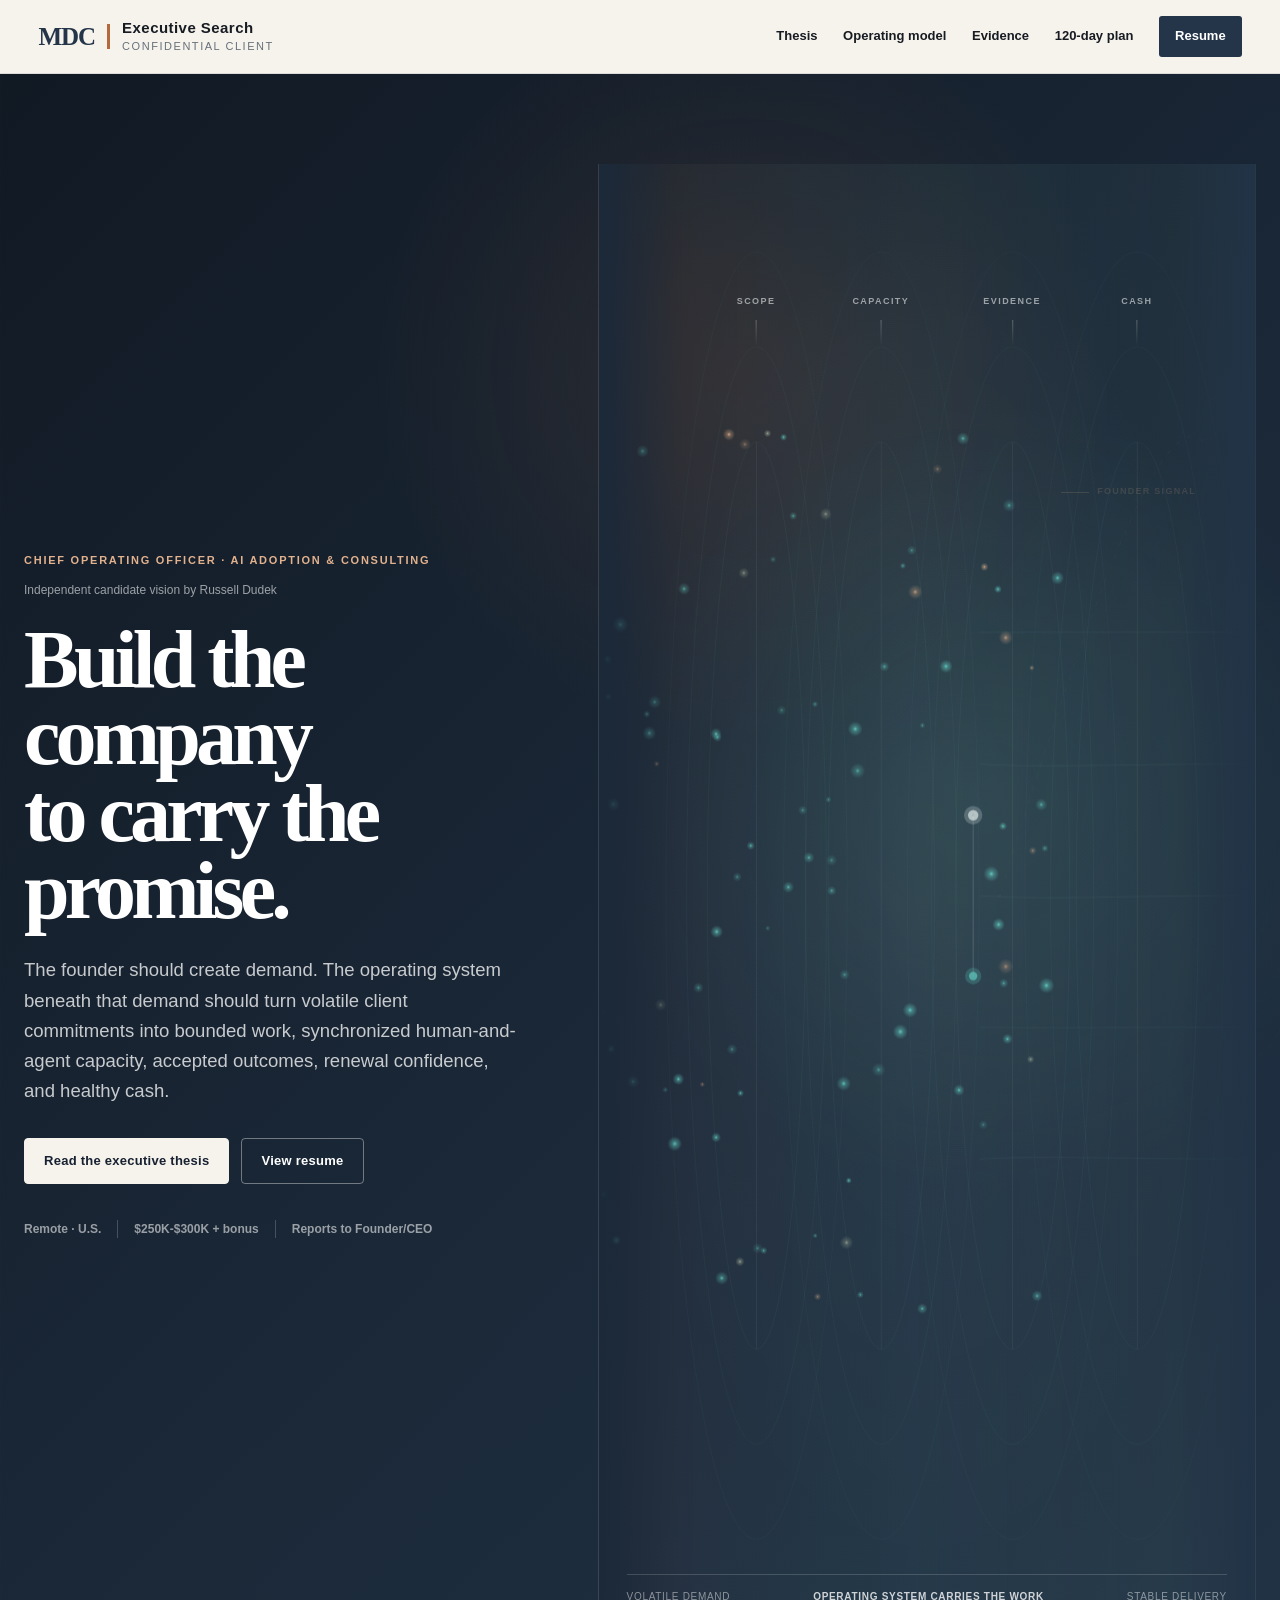
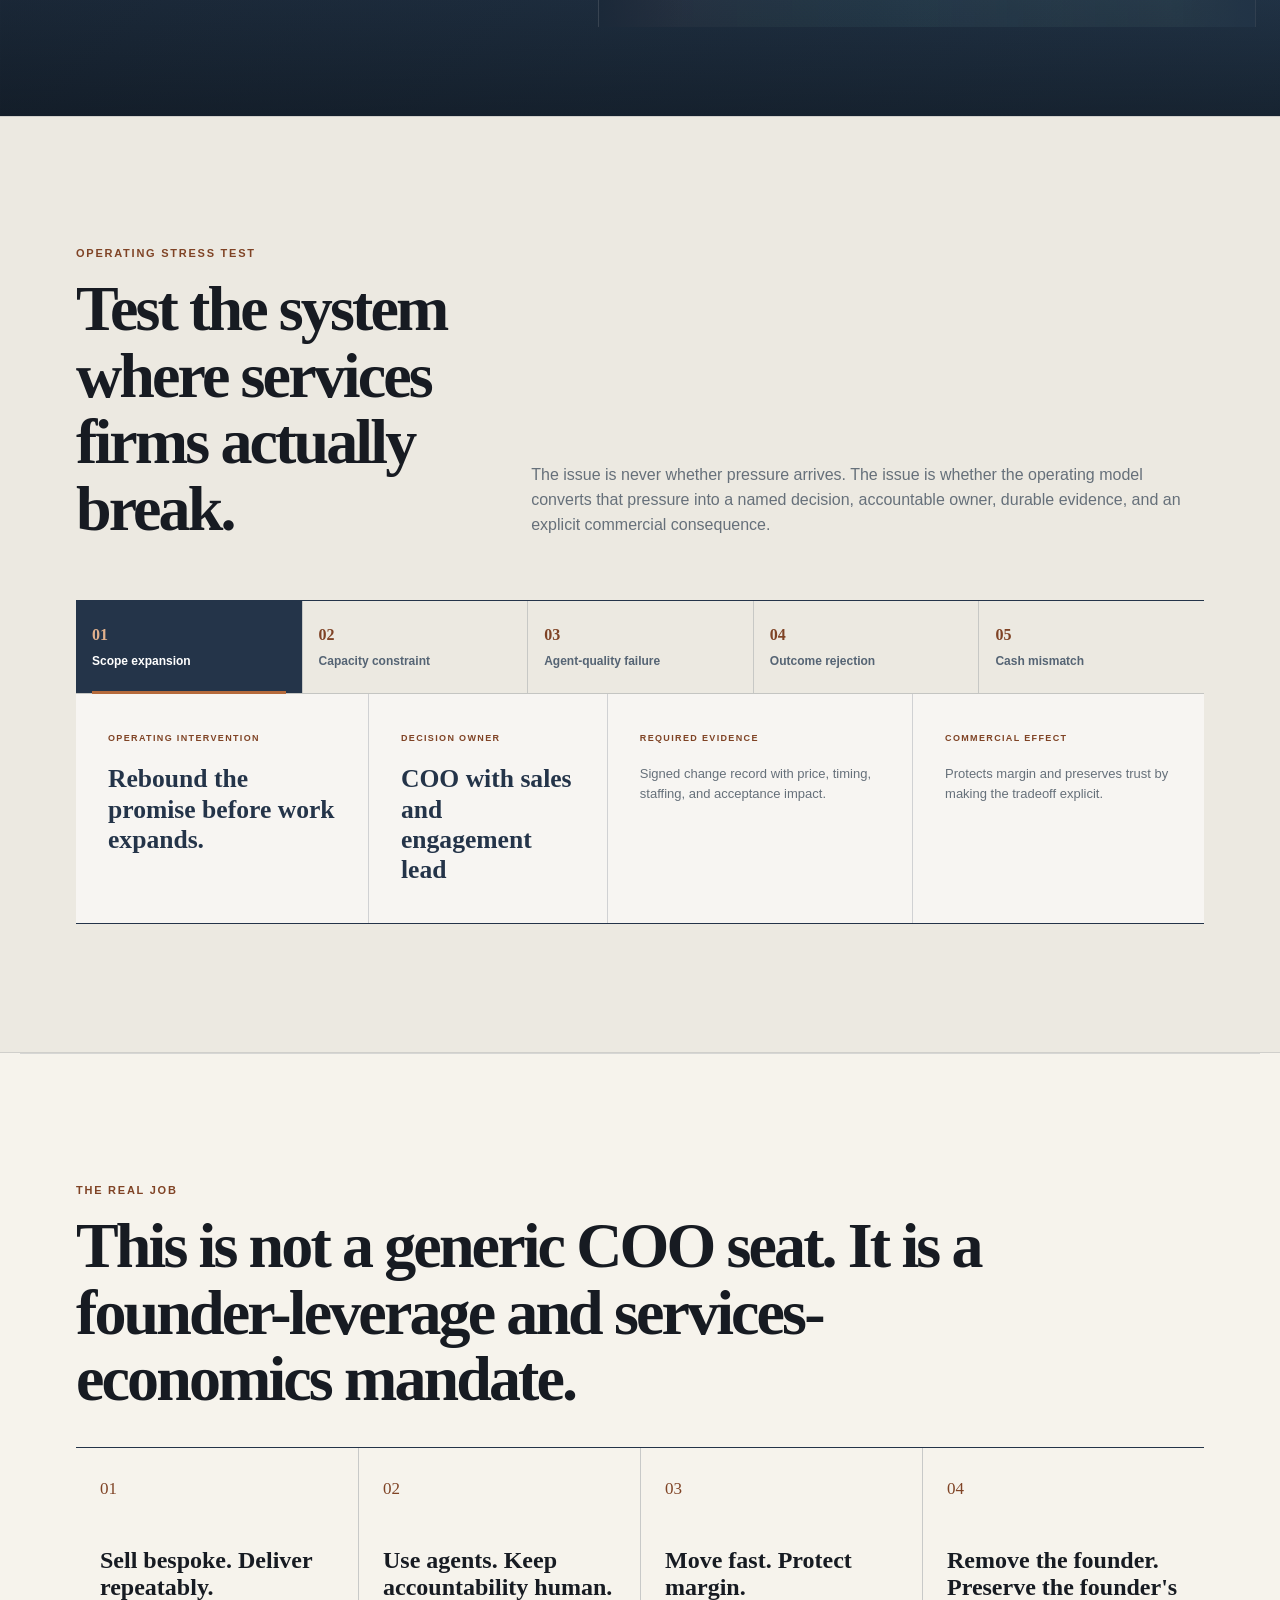
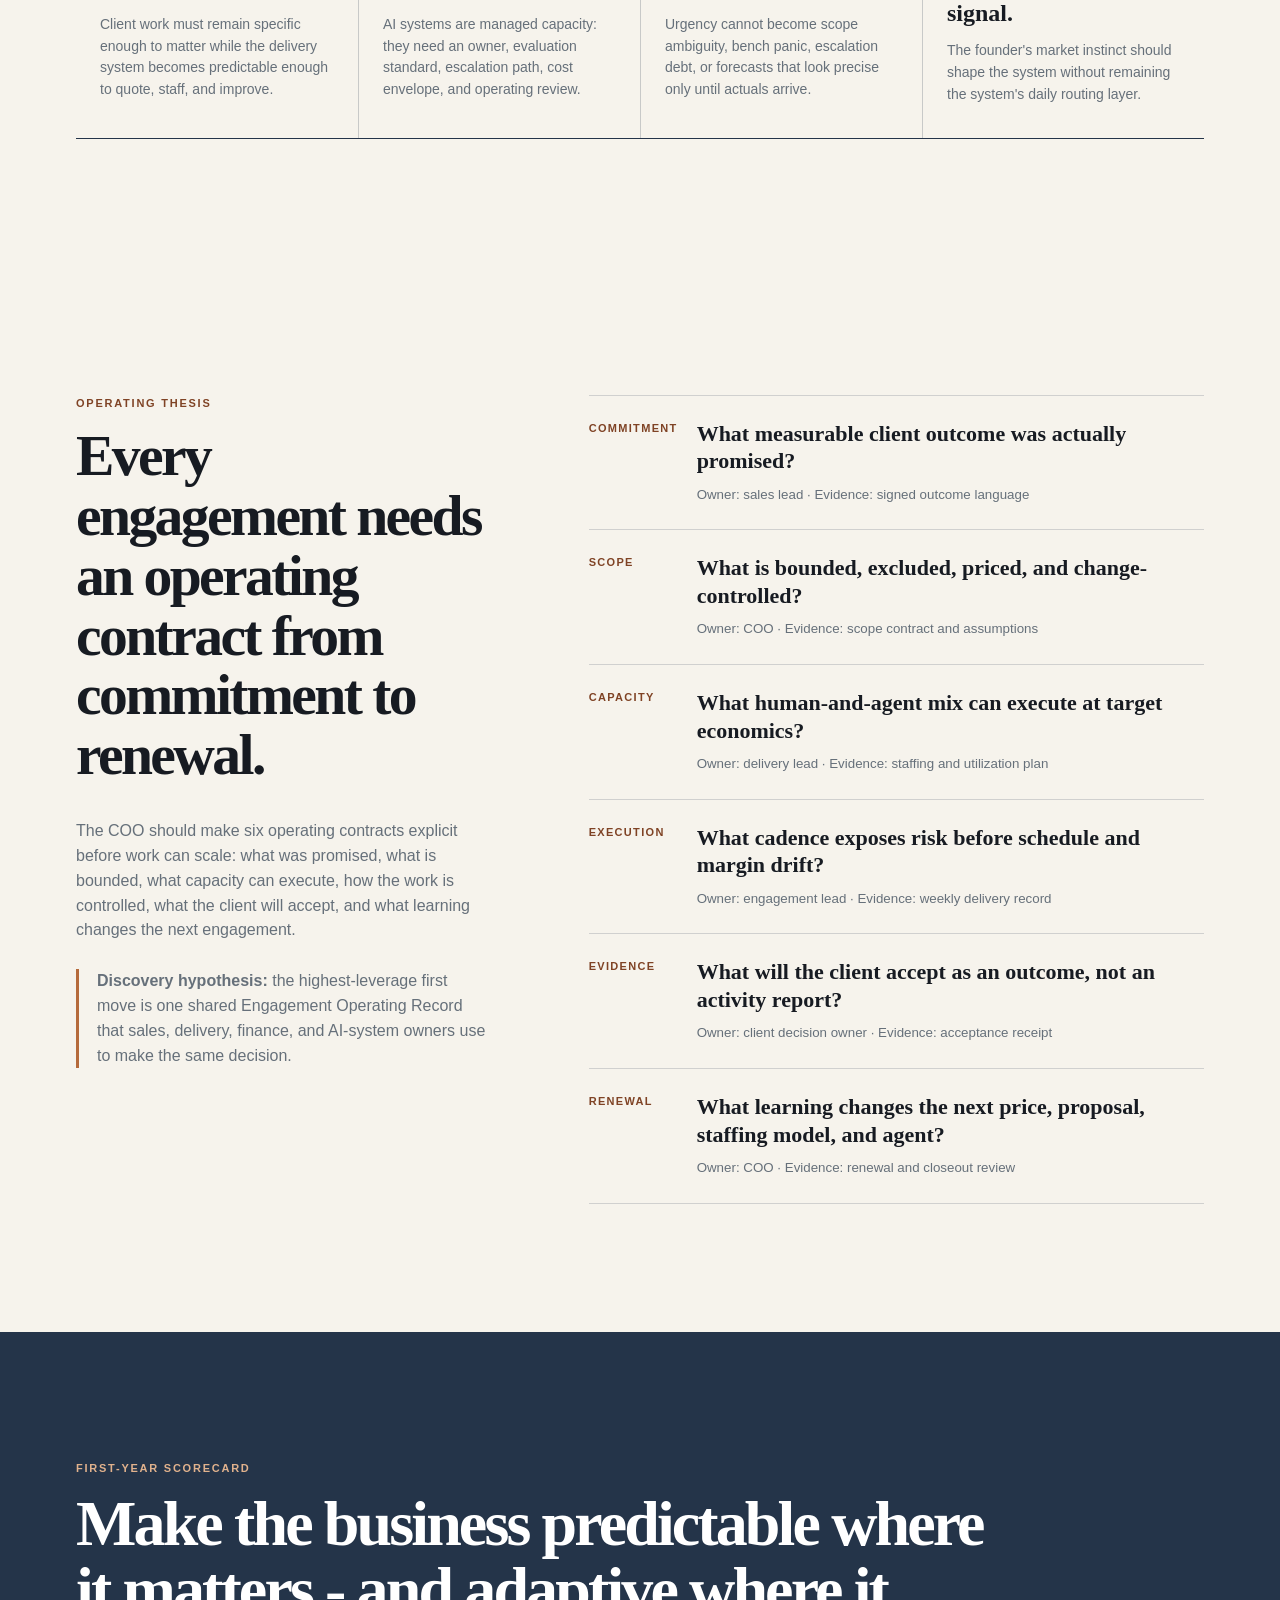
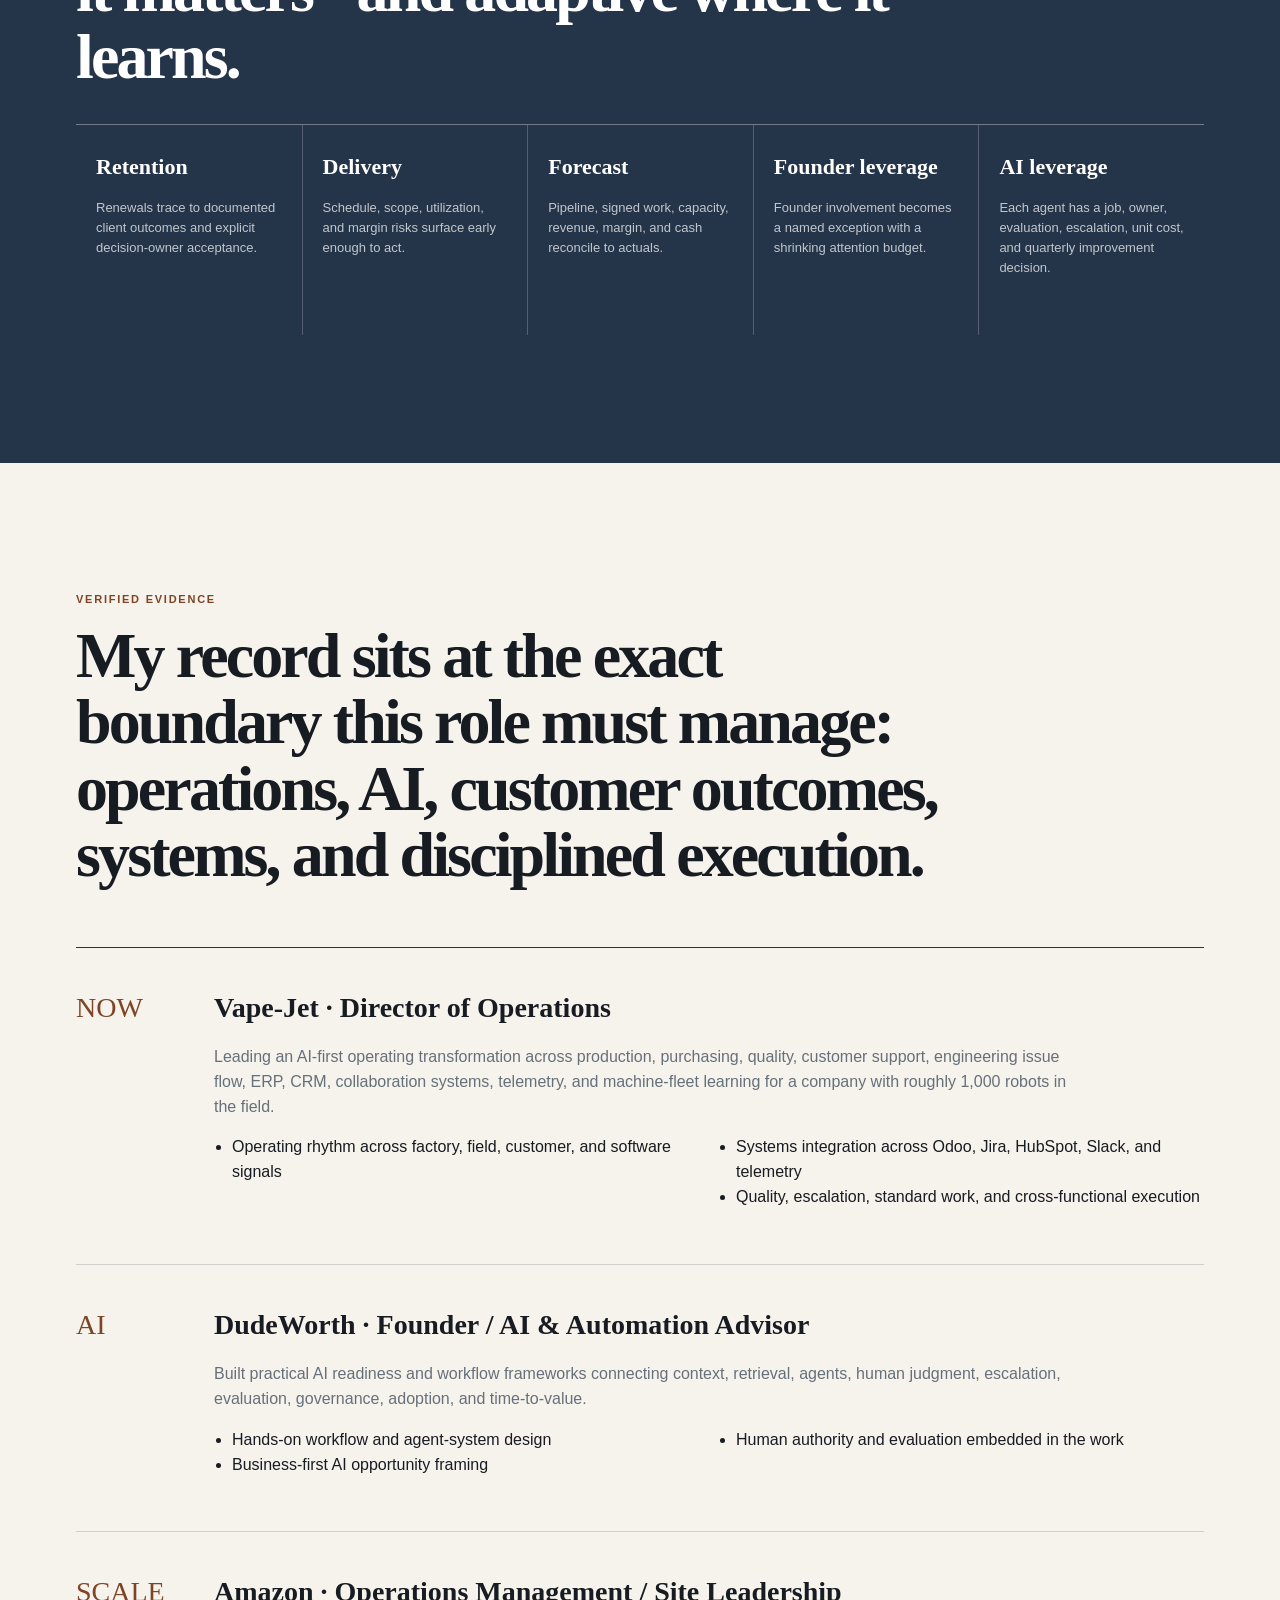
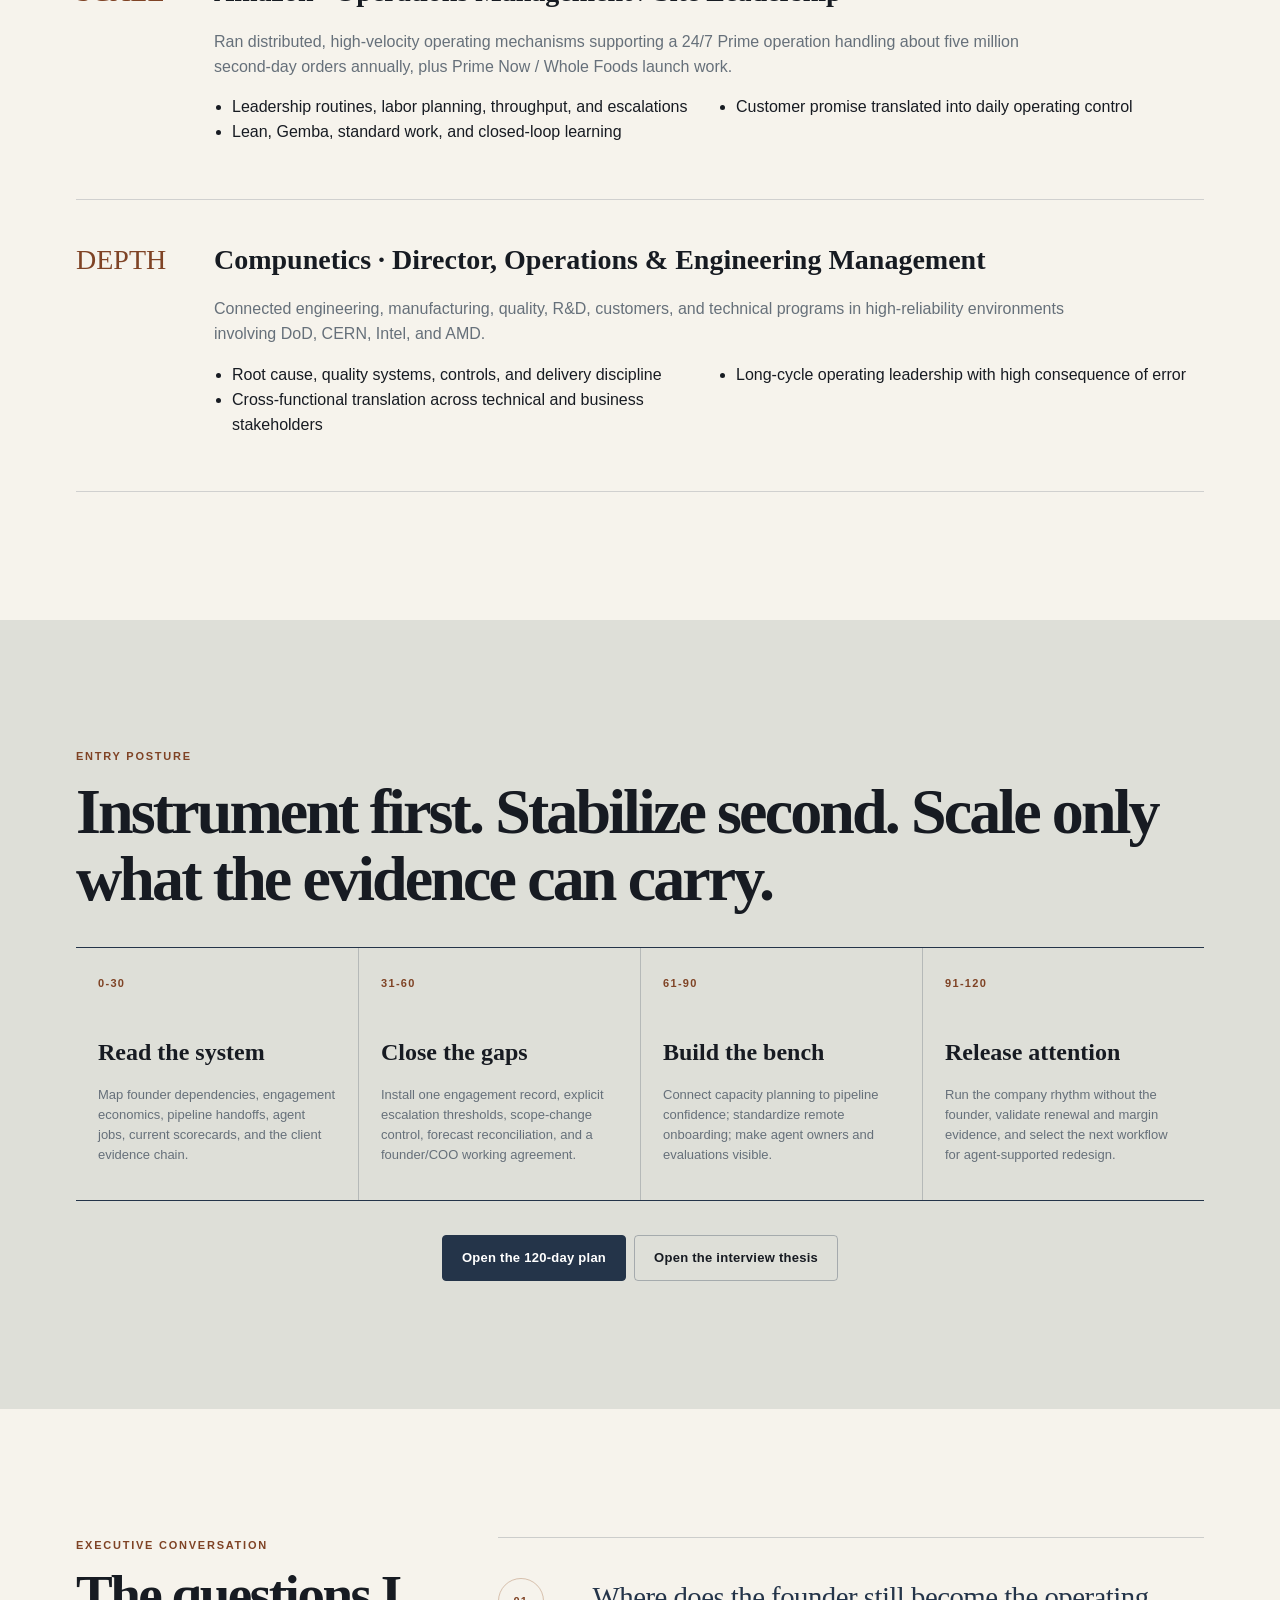
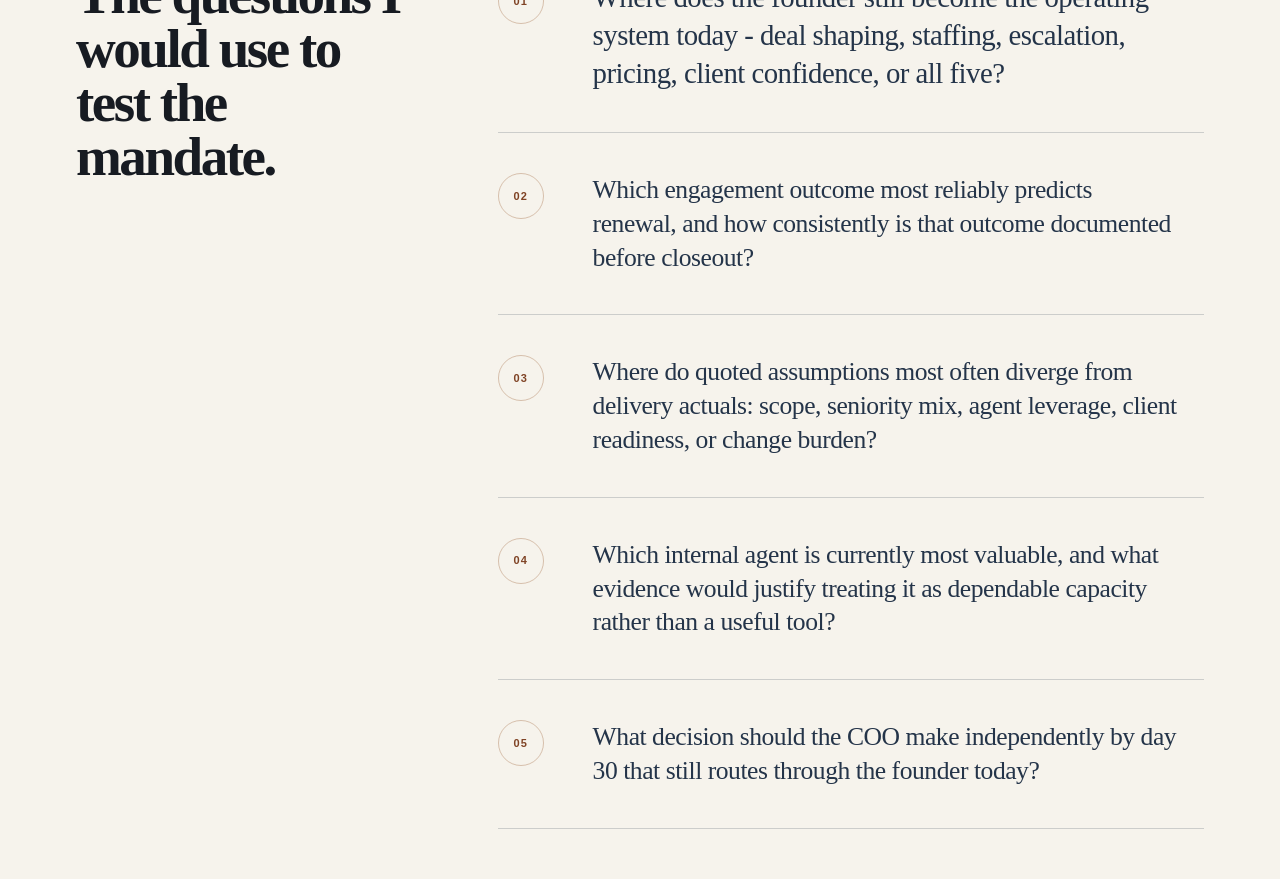
<file: index.html>
<!DOCTYPE html>

<html lang="en"><head>
<meta charset="utf-8"/><meta content="width=device-width, initial-scale=1" name="viewport"/>
<title>Chief Operating Officer - AI Adoption | Russell Dudek</title>
<meta content="Independent candidate vision by Russell Dudek for Chief Operating Officer - AI Adoption." name="description"/>
<link href="brand-tokens.css" rel="stylesheet"/><link href="styles.css" rel="stylesheet"/><link href="operating-attractor.css" rel="stylesheet"/><script defer="" src="operating-attractor.js"></script><script defer="" src="app.js"></script></head><body class="home">
<a class="skip-link" href="#main">Skip to content</a>
<nav aria-label="Primary navigation" class="site-nav">
<a aria-label="MDC Executive Search confidential client candidate vision" class="brand-lockup" href="index.html">
<span class="mdc-type">MDC</span>
<span class="brand-copy"><strong>Executive Search</strong><small>Confidential client</small></span>
</a>
<button aria-controls="nav-links" aria-expanded="false" class="nav-toggle">Menu</button>
<div class="nav-links" id="nav-links">
<a href="index.html#thesis">Thesis</a>
<a href="index.html#model">Operating model</a>
<a href="index.html#evidence">Evidence</a>
<a href="120-day-plan.html">120-day plan</a>
<a class="nav-primary" href="resume.html">Resume</a>
</div>
</nav>
<main id="main">
<section aria-describedby="attractor-description" class="hero operating-attractor" data-settled="false" id="operating-attractor">
<div class="attractor-copy">
<div class="eyebrow">Chief Operating Officer · AI Adoption &amp; Consulting</div>
<p class="independent">Independent candidate vision by Russell Dudek</p>
<h1>Build the company<br/>to carry the promise.</h1>
<p class="lede">The founder should create demand. The operating system beneath that demand should turn volatile client commitments into bounded work, synchronized human-and-agent capacity, accepted outcomes, renewal confidence, and healthy cash.</p>
<div class="hero-actions">
<a class="btn primary" href="interview-brief.html">Read the executive thesis</a>
<a class="btn" href="resume.html">View resume</a>
</div>
<div aria-label="Role facts" class="role-facts"><span>Remote · U.S.</span><span>$250K-$300K + bonus</span><span>Reports to Founder/CEO</span></div>
</div>
<div aria-label="A field of volatile client demand is progressively shaped by scope, capacity, evidence, and cash controls until the work moves in stable lanes without founder intervention." class="attractor-scene" role="img">
<canvas aria-hidden="true" id="attractor-canvas"></canvas>
<div aria-hidden="true" class="attractor-field-labels">
<span class="field-label scope">Scope</span>
<span class="field-label capacity">Capacity</span>
<span class="field-label evidence">Evidence</span>
<span class="field-label cash">Cash</span>
</div>
<div aria-hidden="true" class="founder-signal-label">Founder signal</div>
<div aria-hidden="true" class="attractor-caption"><span>Volatile demand</span><strong>Operating system carries the work</strong><span>Stable delivery</span></div>
</div>
<p class="attractor-description" id="attractor-description">The animation demonstrates the operating mandate: founder-generated demand enters with volatility, then explicit scope, capacity, evidence, and cash controls shape it into stable delivery lanes. Human and agent work synchronize under named accountability, and the founder tether recedes once the operating system can carry the engagement.</p>
</section>
<section aria-labelledby="stress-title" class="operating-stress section" id="stress-test">
<div class="stress-heading">
<div><div class="section-kicker">Operating Stress Test</div><h2 id="stress-title">Test the system where services firms actually break.</h2></div>
<p>The issue is never whether pressure arrives. The issue is whether the operating model converts that pressure into a named decision, accountable owner, durable evidence, and an explicit commercial consequence.</p>
</div>
<div class="stress-shell">
<div aria-label="Operating stress scenarios" class="stress-tabs" role="tablist">
<button aria-controls="stress-panel" aria-selected="true" data-stress-scenario="scope" id="stress-tab-scope" role="tab" tabindex="0" type="button"><span>01</span>Scope expansion</button>
<button aria-controls="stress-panel" aria-selected="false" data-stress-scenario="capacity" id="stress-tab-capacity" role="tab" tabindex="-1" type="button"><span>02</span>Capacity constraint</button>
<button aria-controls="stress-panel" aria-selected="false" data-stress-scenario="agent" id="stress-tab-agent" role="tab" tabindex="-1" type="button"><span>03</span>Agent-quality failure</button>
<button aria-controls="stress-panel" aria-selected="false" data-stress-scenario="outcome" id="stress-tab-outcome" role="tab" tabindex="-1" type="button"><span>04</span>Outcome rejection</button>
<button aria-controls="stress-panel" aria-selected="false" data-stress-scenario="cash" id="stress-tab-cash" role="tab" tabindex="-1" type="button"><span>05</span>Cash mismatch</button>
</div>
<div aria-labelledby="stress-tab-scope" aria-live="polite" class="stress-readout" id="stress-panel" role="tabpanel">
<article><span>Operating intervention</span><strong id="stress-intervention">Rebound the promise before work expands.</strong></article>
<article><span>Decision owner</span><strong id="stress-owner">COO with sales and engagement lead</strong></article>
<article><span>Required evidence</span><p id="stress-evidence">Signed change record with price, timing, staffing, and acceptance impact.</p></article>
<article><span>Commercial effect</span><p id="stress-effect">Protects margin and preserves trust by making the tradeoff explicit.</p></article>
</div>
</div>
</section>
<section aria-labelledby="pressure-title" class="pressure-field section" id="thesis">
<div class="section-kicker">The real job</div>
<h2 id="pressure-title">This is not a generic COO seat. It is a founder-leverage and services-economics mandate.</h2>
<div class="tension-map">
<article><span>01</span><h3>Sell bespoke. Deliver repeatably.</h3><p>Client work must remain specific enough to matter while the delivery system becomes predictable enough to quote, staff, and improve.</p></article>
<article><span>02</span><h3>Use agents. Keep accountability human.</h3><p>AI systems are managed capacity: they need an owner, evaluation standard, escalation path, cost envelope, and operating review.</p></article>
<article><span>03</span><h3>Move fast. Protect margin.</h3><p>Urgency cannot become scope ambiguity, bench panic, escalation debt, or forecasts that look precise only until actuals arrive.</p></article>
<article><span>04</span><h3>Remove the founder. Preserve the founder's signal.</h3><p>The founder's market instinct should shape the system without remaining the system's daily routing layer.</p></article>
</div>
</section>
<section class="model-section section" id="model">
<div class="model-copy">
<div class="section-kicker">Operating thesis</div>
<h2>Every engagement needs an operating contract from commitment to renewal.</h2>
<p>The COO should make six operating contracts explicit before work can scale: what was promised, what is bounded, what capacity can execute, how the work is controlled, what the client will accept, and what learning changes the next engagement.</p>
<p class="hypothesis-note"><strong>Discovery hypothesis:</strong> the highest-leverage first move is one shared Engagement Operating Record that sales, delivery, finance, and AI-system owners use to make the same decision.</p>
</div>
<ol class="load-path-list">
<li><span>Commitment</span><strong>What measurable client outcome was actually promised?</strong><small>Owner: sales lead · Evidence: signed outcome language</small></li>
<li><span>Scope</span><strong>What is bounded, excluded, priced, and change-controlled?</strong><small>Owner: COO · Evidence: scope contract and assumptions</small></li>
<li><span>Capacity</span><strong>What human-and-agent mix can execute at target economics?</strong><small>Owner: delivery lead · Evidence: staffing and utilization plan</small></li>
<li><span>Execution</span><strong>What cadence exposes risk before schedule and margin drift?</strong><small>Owner: engagement lead · Evidence: weekly delivery record</small></li>
<li><span>Evidence</span><strong>What will the client accept as an outcome, not an activity report?</strong><small>Owner: client decision owner · Evidence: acceptance receipt</small></li>
<li><span>Renewal</span><strong>What learning changes the next price, proposal, staffing model, and agent?</strong><small>Owner: COO · Evidence: renewal and closeout review</small></li>
</ol>
</section>
<section class="scorecard-section section">
<div class="section-kicker">First-year scorecard</div>
<h2>Make the business predictable where it matters - and adaptive where it learns.</h2>
<div class="score-rail">
<article><strong>Retention</strong><p>Renewals trace to documented client outcomes and explicit decision-owner acceptance.</p></article>
<article><strong>Delivery</strong><p>Schedule, scope, utilization, and margin risks surface early enough to act.</p></article>
<article><strong>Forecast</strong><p>Pipeline, signed work, capacity, revenue, margin, and cash reconcile to actuals.</p></article>
<article><strong>Founder leverage</strong><p>Founder involvement becomes a named exception with a shrinking attention budget.</p></article>
<article><strong>AI leverage</strong><p>Each agent has a job, owner, evaluation, escalation, unit cost, and quarterly improvement decision.</p></article>
</div>
</section>
<section class="evidence-section section" id="evidence">
<div class="evidence-intro">
<div class="section-kicker">Verified evidence</div>
<h2>My record sits at the exact boundary this role must manage: operations, AI, customer outcomes, systems, and disciplined execution.</h2>
</div>
<div class="evidence-trail">
<article><div class="evidence-year">NOW</div><div><h3>Vape-Jet · Director of Operations</h3><p>Leading an AI-first operating transformation across production, purchasing, quality, customer support, engineering issue flow, ERP, CRM, collaboration systems, telemetry, and machine-fleet learning for a company with roughly 1,000 robots in the field.</p><ul><li>Operating rhythm across factory, field, customer, and software signals</li><li>Systems integration across Odoo, Jira, HubSpot, Slack, and telemetry</li><li>Quality, escalation, standard work, and cross-functional execution</li></ul></div></article>
<article><div class="evidence-year">AI</div><div><h3>DudeWorth · Founder / AI &amp; Automation Advisor</h3><p>Built practical AI readiness and workflow frameworks connecting context, retrieval, agents, human judgment, escalation, evaluation, governance, adoption, and time-to-value.</p><ul><li>Hands-on workflow and agent-system design</li><li>Business-first AI opportunity framing</li><li>Human authority and evaluation embedded in the work</li></ul></div></article>
<article><div class="evidence-year">SCALE</div><div><h3>Amazon · Operations Management / Site Leadership</h3><p>Ran distributed, high-velocity operating mechanisms supporting a 24/7 Prime operation handling about five million second-day orders annually, plus Prime Now / Whole Foods launch work.</p><ul><li>Leadership routines, labor planning, throughput, and escalations</li><li>Lean, Gemba, standard work, and closed-loop learning</li><li>Customer promise translated into daily operating control</li></ul></div></article>
<article><div class="evidence-year">DEPTH</div><div><h3>Compunetics · Director, Operations &amp; Engineering Management</h3><p>Connected engineering, manufacturing, quality, R&amp;D, customers, and technical programs in high-reliability environments involving DoD, CERN, Intel, and AMD.</p><ul><li>Root cause, quality systems, controls, and delivery discipline</li><li>Cross-functional translation across technical and business stakeholders</li><li>Long-cycle operating leadership with high consequence of error</li></ul></div></article>
</div>
</section>
<section class="entry-preview section">
<div class="section-kicker">Entry posture</div>
<h2>Instrument first. Stabilize second. Scale only what the evidence can carry.</h2>
<div class="phase-line">
<article><span>0-30</span><h3>Read the system</h3><p>Map founder dependencies, engagement economics, pipeline handoffs, agent jobs, current scorecards, and the client evidence chain.</p></article>
<article><span>31-60</span><h3>Close the gaps</h3><p>Install one engagement record, explicit escalation thresholds, scope-change control, forecast reconciliation, and a founder/COO working agreement.</p></article>
<article><span>61-90</span><h3>Build the bench</h3><p>Connect capacity planning to pipeline confidence; standardize remote onboarding; make agent owners and evaluations visible.</p></article>
<article><span>91-120</span><h3>Release attention</h3><p>Run the company rhythm without the founder, validate renewal and margin evidence, and select the next workflow for agent-supported redesign.</p></article>
</div>
<div class="center-actions"><a class="btn primary" href="120-day-plan.html">Open the 120-day plan</a><a class="btn" href="interview-brief.html">Open the interview thesis</a></div>
</section>
<section class="questions-section section">
<div class="questions-heading"><div class="section-kicker">Executive conversation</div><h2>The questions I would use to test the mandate.</h2></div>
<div class="questions-list"><article class="question-card"><span aria-hidden="true" class="question-number">01</span><p>Where does the founder still become the operating system today - deal shaping, staffing, escalation, pricing, client confidence, or all five?</p></article><article class="question-card"><span aria-hidden="true" class="question-number">02</span><p>Which engagement outcome most reliably predicts renewal, and how consistently is that outcome documented before closeout?</p></article><article class="question-card"><span aria-hidden="true" class="question-number">03</span><p>Where do quoted assumptions most often diverge from delivery actuals: scope, seniority mix, agent leverage, client readiness, or change burden?</p></article><article class="question-card"><span aria-hidden="true" class="question-number">04</span><p>Which internal agent is currently most valuable, and what evidence would justify treating it as dependable capacity rather than a useful tool?</p></article><article class="question-card"><span aria-hidden="true" class="question-number">05</span><p>What decision should the COO make independently by day 30 that still routes through the founder today?</p></article></div>
</section>
<section class="closing-cta">
<div><div class="section-kicker light">The operating partner case</div><h2>I build mechanisms that let complex work move without losing judgment, accountability, or the customer promise.</h2></div>
<div class="cta-stack"><a class="btn light primary" href="resume.html">Resume</a><a class="btn light" href="cover-letter.html">Cover letter</a><a class="btn light" href="interview-brief.html">Interview thesis brief</a></div>
</section>
</main>
<footer class="site-footer">
<div><strong>Russell Dudek</strong> · Pittsburgh, PA · 412.287.8640 · <a href="mailto:russelldudek@gmail.com">russelldudek@gmail.com</a></div>
<div><a href="https://linkedin.com/in/russelldudek">linkedin.com/in/russelldudek</a> · <a href="https://russelldudek.github.io/MDC/">https://russelldudek.github.io/MDC/</a></div>
<p>Independent candidate work. MDC Executive Search is the recruiting channel; the hiring company was not identified in the public posting.</p>
</footer>
</body></html>
</file>
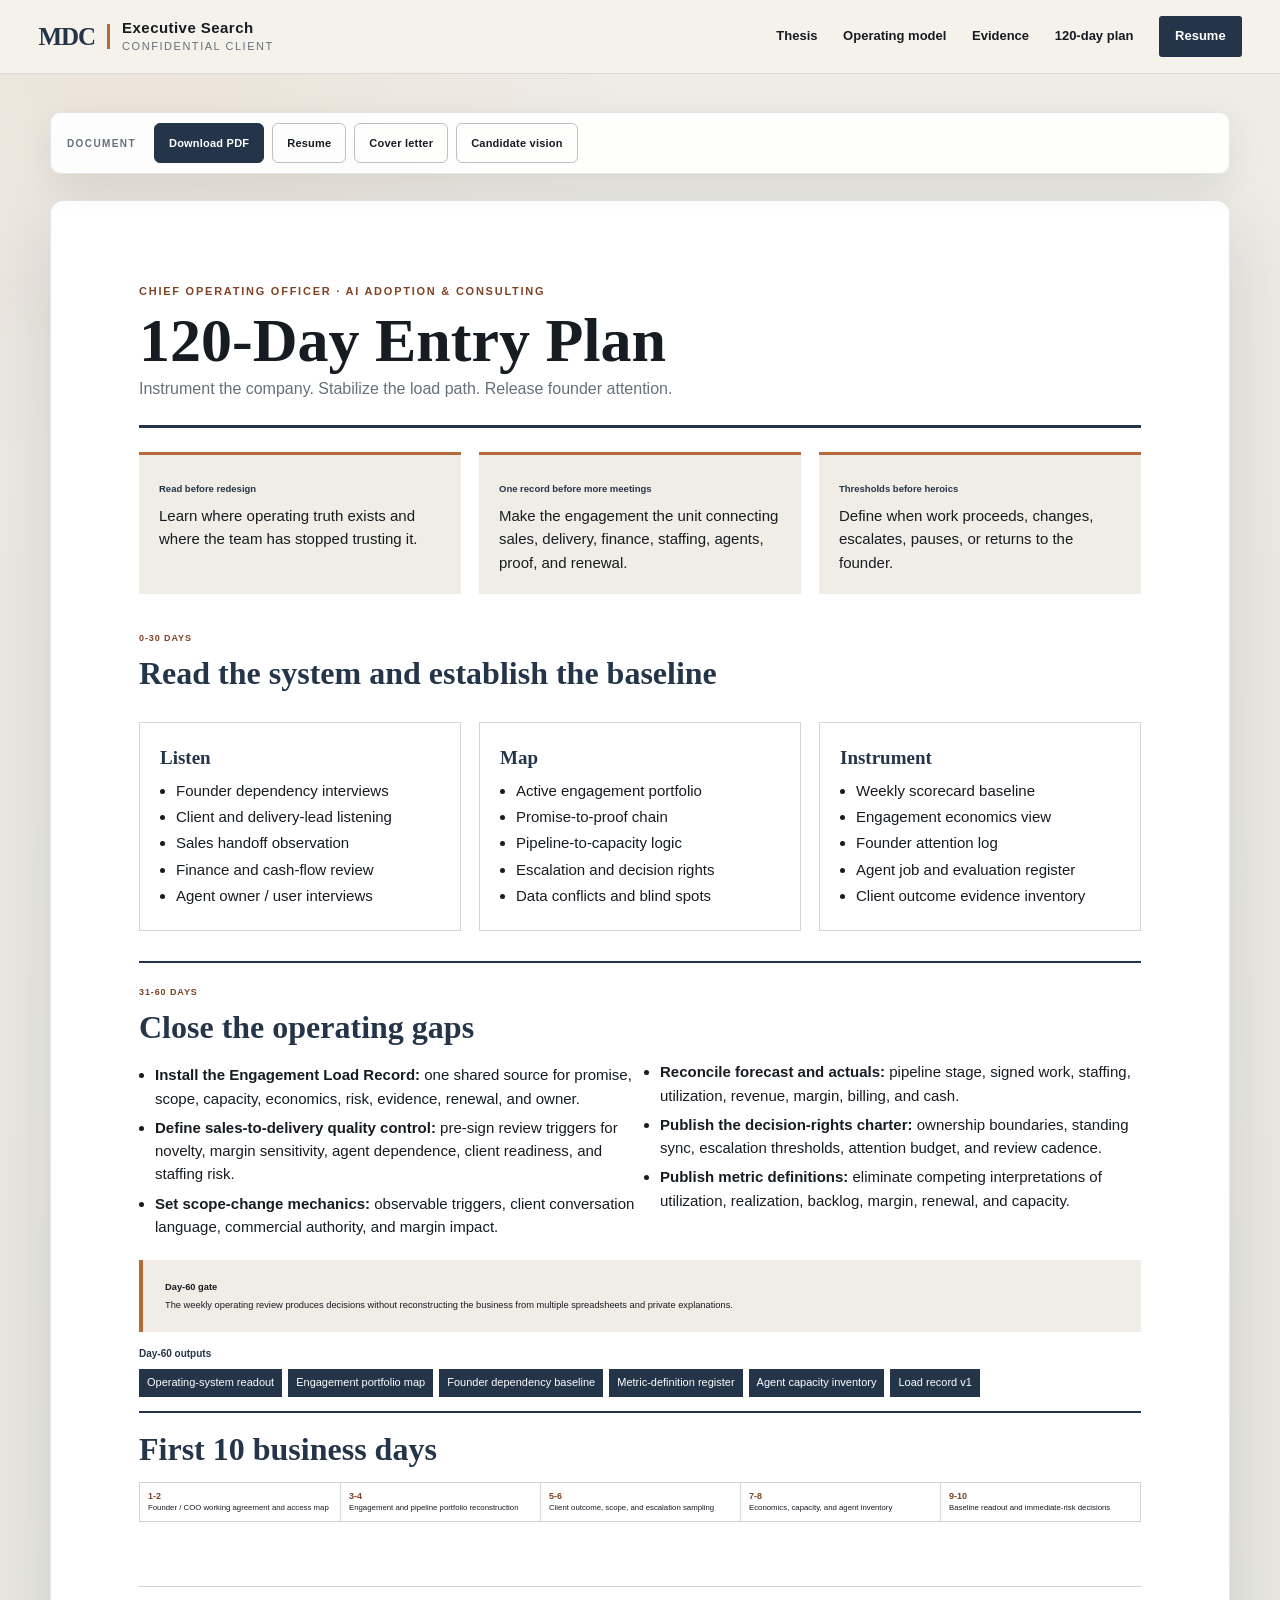
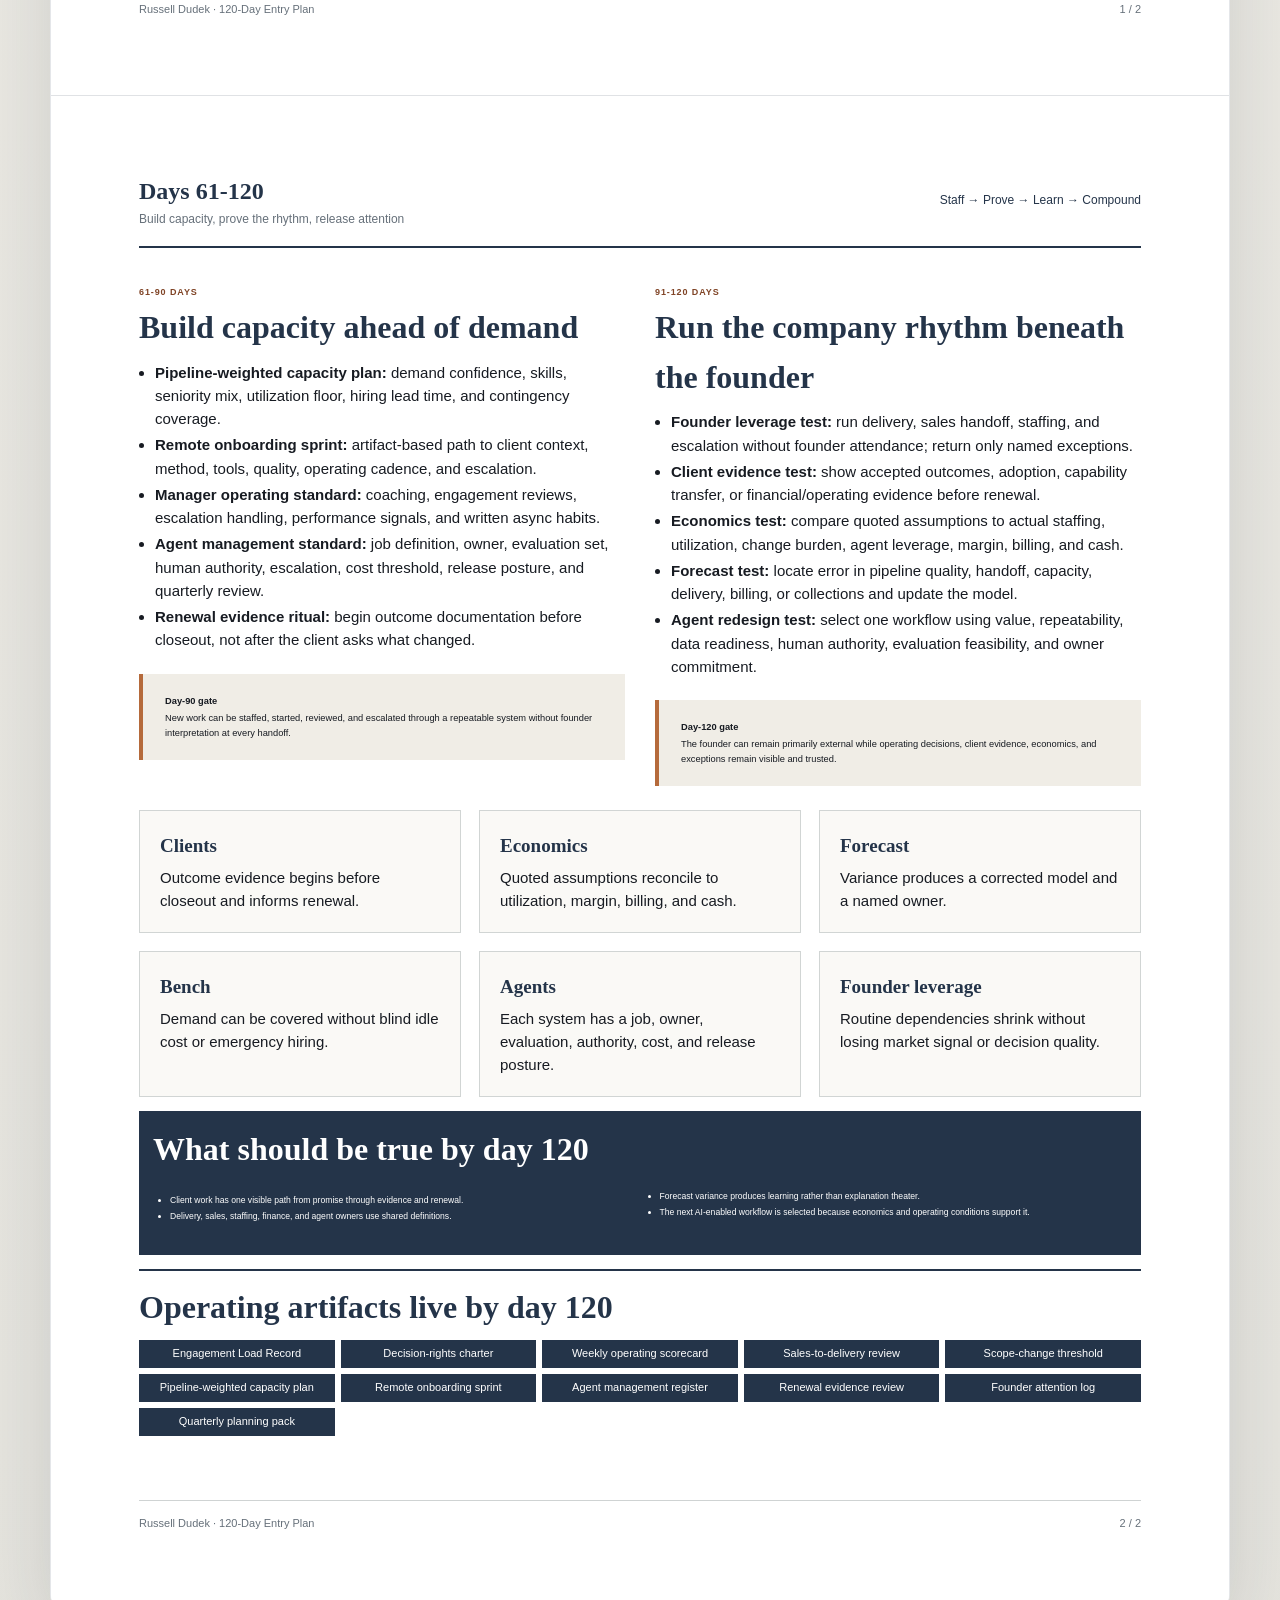
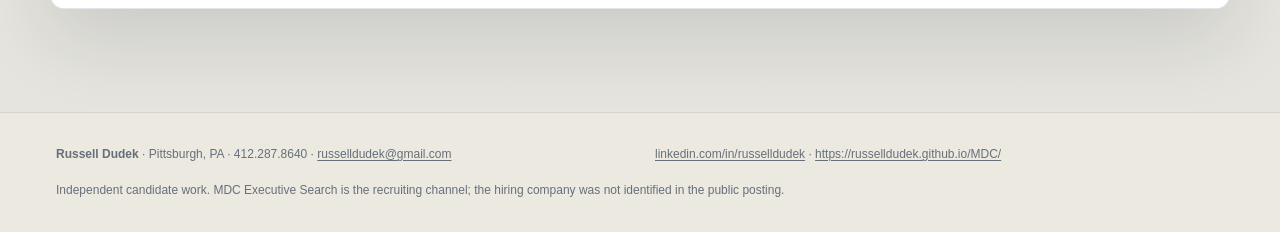
<file: 120-day-plan.html>
<!DOCTYPE html>
<html lang="en"><head>
<meta charset="utf-8"/><meta content="width=device-width, initial-scale=1" name="viewport"/>
<title>120-Day Entry Plan | Russell Dudek</title>
<meta content="Independent candidate vision by Russell Dudek for Chief Operating Officer - AI Adoption." name="description"/>
<link href="brand-tokens.css" rel="stylesheet"/><link href="styles.css" rel="stylesheet"/>
<script defer="" src="app.js"></script>
</head><body class="document-page">
<a class="skip-link" href="#main">Skip to content</a>
<nav aria-label="Primary navigation" class="site-nav">
<a aria-label="MDC Executive Search confidential client candidate vision" class="brand-lockup" href="index.html">
<span class="mdc-type">MDC</span>
<span class="brand-copy"><strong>Executive Search</strong><small>Confidential client</small></span>
</a>
<button aria-controls="nav-links" aria-expanded="false" class="nav-toggle">Menu</button>
<div class="nav-links" id="nav-links">
<a href="index.html#thesis">Thesis</a>
<a href="index.html#model">Operating model</a>
<a href="index.html#evidence">Evidence</a>
<a href="120-day-plan.html">120-day plan</a>
<a class="nav-primary" href="resume.html">Resume</a>
</div>
</nav>
<main id="main">
<div aria-label="Document actions" class="doc-actions no-print">
<a class="btn primary pdf-download" data-pdf="" href="#">Download PDF</a>
<a class="btn" href="resume.html">Resume</a>
<a class="btn" href="cover-letter.html">Cover letter</a>
<a class="btn" href="index.html">Candidate vision</a>
</div>
<article class="document multi-doc" data-pdf="docs/Russell-Dudek-COO-AI-Adoption-120-Day-Plan.pdf">
<section class="paper page plan-page"><header class="brief-title"><span class="doc-brand">Chief Operating Officer · AI Adoption &amp; Consulting</span><h1>120-Day Entry Plan</h1><p>Instrument the company. Stabilize the load path. Release founder attention.</p></header>
<div class="plan-principles"><article><strong>Read before redesign</strong><p>Learn where operating truth exists and where the team has stopped trusting it.</p></article><article><strong>One record before more meetings</strong><p>Make the engagement the unit connecting sales, delivery, finance, staffing, agents, proof, and renewal.</p></article><article><strong>Thresholds before heroics</strong><p>Define when work proceeds, changes, escalates, pauses, or returns to the founder.</p></article></div>
<div class="phase-focus"><span>0-30 days</span><h2>Read the system and establish the baseline</h2><div class="phase-columns"><div><h3>Listen</h3><ul><li>Founder dependency interviews</li><li>Client and delivery-lead listening</li><li>Sales handoff observation</li><li>Finance and cash-flow review</li><li>Agent owner / user interviews</li></ul></div><div><h3>Map</h3><ul><li>Active engagement portfolio</li><li>Promise-to-proof chain</li><li>Pipeline-to-capacity logic</li><li>Escalation and decision rights</li><li>Data conflicts and blind spots</li></ul></div><div><h3>Instrument</h3><ul><li>Weekly scorecard baseline</li><li>Engagement economics view</li><li>Founder attention log</li><li>Agent job and evaluation register</li><li>Client outcome evidence inventory</li></ul></div></div></div>
<div class="phase-focus phase-band"><span>31-60 days</span><h2>Close the operating gaps</h2><ul class="check-list two-column"><li><strong>Install the Engagement Load Record:</strong> one shared source for promise, scope, capacity, economics, risk, evidence, renewal, and owner.</li><li><strong>Define sales-to-delivery quality control:</strong> pre-sign review triggers for novelty, margin sensitivity, agent dependence, client readiness, and staffing risk.</li><li><strong>Set scope-change mechanics:</strong> observable triggers, client conversation language, commercial authority, and margin impact.</li><li><strong>Reconcile forecast and actuals:</strong> pipeline stage, signed work, staffing, utilization, revenue, margin, billing, and cash.</li><li><strong>Publish the decision-rights charter:</strong> ownership boundaries, standing sync, escalation thresholds, attention budget, and review cadence.</li><li><strong>Publish metric definitions:</strong> eliminate competing interpretations of utilization, realization, backlog, margin, renewal, and capacity.</li></ul></div>
<div class="decision-gate"><strong>Day-60 gate</strong><p>The weekly operating review produces decisions without reconstructing the business from multiple spreadsheets and private explanations.</p></div>
<div class="deliverables"><h3>Day-60 outputs</h3><span>Operating-system readout</span><span>Engagement portfolio map</span><span>Founder dependency baseline</span><span>Metric-definition register</span><span>Agent capacity inventory</span><span>Load record v1</span></div>
<div class="first-ten-days"><h2>First 10 business days</h2><div><span><strong>1-2</strong> Founder / COO working agreement and access map</span><span><strong>3-4</strong> Engagement and pipeline portfolio reconstruction</span><span><strong>5-6</strong> Client outcome, scope, and escalation sampling</span><span><strong>7-8</strong> Economics, capacity, and agent inventory</span><span><strong>9-10</strong> Baseline readout and immediate-risk decisions</span></div></div><footer class="page-footer"><span>Russell Dudek · 120-Day Entry Plan</span><span>1 / 2</span></footer></section>
<section class="paper page plan-page"><header class="continuation-header"><div><strong>Days 61-120</strong><span>Build capacity, prove the rhythm, release attention</span></div><div>Staff → Prove → Learn → Compound</div></header>
<div class="phase-focus split"><section><span>61-90 days</span><h2>Build capacity ahead of demand</h2><ul class="check-list"><li><strong>Pipeline-weighted capacity plan:</strong> demand confidence, skills, seniority mix, utilization floor, hiring lead time, and contingency coverage.</li><li><strong>Remote onboarding sprint:</strong> artifact-based path to client context, method, tools, quality, operating cadence, and escalation.</li><li><strong>Manager operating standard:</strong> coaching, engagement reviews, escalation handling, performance signals, and written async habits.</li><li><strong>Agent management standard:</strong> job definition, owner, evaluation set, human authority, escalation, cost threshold, release posture, and quarterly review.</li><li><strong>Renewal evidence ritual:</strong> begin outcome documentation before closeout, not after the client asks what changed.</li></ul><div class="decision-gate"><strong>Day-90 gate</strong><p>New work can be staffed, started, reviewed, and escalated through a repeatable system without founder interpretation at every handoff.</p></div></section><section><span>91-120 days</span><h2>Run the company rhythm beneath the founder</h2><ul class="check-list"><li><strong>Founder leverage test:</strong> run delivery, sales handoff, staffing, and escalation without founder attendance; return only named exceptions.</li><li><strong>Client evidence test:</strong> show accepted outcomes, adoption, capability transfer, or financial/operating evidence before renewal.</li><li><strong>Economics test:</strong> compare quoted assumptions to actual staffing, utilization, change burden, agent leverage, margin, billing, and cash.</li><li><strong>Forecast test:</strong> locate error in pipeline quality, handoff, capacity, delivery, billing, or collections and update the model.</li><li><strong>Agent redesign test:</strong> select one workflow using value, repeatability, data readiness, human authority, evaluation feasibility, and owner commitment.</li></ul><div class="decision-gate"><strong>Day-120 gate</strong><p>The founder can remain primarily external while operating decisions, client evidence, economics, and exceptions remain visible and trusted.</p></div></section></div>
<div class="outcome-grid plan-outcomes"><article><h3>Clients</h3><p>Outcome evidence begins before closeout and informs renewal.</p></article><article><h3>Economics</h3><p>Quoted assumptions reconcile to utilization, margin, billing, and cash.</p></article><article><h3>Forecast</h3><p>Variance produces a corrected model and a named owner.</p></article><article><h3>Bench</h3><p>Demand can be covered without blind idle cost or emergency hiring.</p></article><article><h3>Agents</h3><p>Each system has a job, owner, evaluation, authority, cost, and release posture.</p></article><article><h3>Founder leverage</h3><p>Routine dependencies shrink without losing market signal or decision quality.</p></article></div>
<div class="day120-score"><h2>What should be true by day 120</h2><ul><li>Client work has one visible path from promise through evidence and renewal.</li><li>Delivery, sales, staffing, finance, and agent owners use shared definitions.</li><li>Forecast variance produces learning rather than explanation theater.</li><li>The next AI-enabled workflow is selected because economics and operating conditions support it.</li></ul></div>
<div class="day120-artifacts"><h2>Operating artifacts live by day 120</h2><div><span>Engagement Load Record</span><span>Decision-rights charter</span><span>Weekly operating scorecard</span><span>Sales-to-delivery review</span><span>Scope-change threshold</span><span>Pipeline-weighted capacity plan</span><span>Remote onboarding sprint</span><span>Agent management register</span><span>Renewal evidence review</span><span>Founder attention log</span><span>Quarterly planning pack</span></div></div><footer class="page-footer"><span>Russell Dudek · 120-Day Entry Plan</span><span>2 / 2</span></footer></section></article></main>
<footer class="site-footer">
<div><strong>Russell Dudek</strong> · Pittsburgh, PA · 412.287.8640 · <a href="mailto:russelldudek@gmail.com">russelldudek@gmail.com</a></div>
<div><a href="https://linkedin.com/in/russelldudek">linkedin.com/in/russelldudek</a> · <a href="https://russelldudek.github.io/MDC/">https://russelldudek.github.io/MDC/</a></div>
<p>Independent candidate work. MDC Executive Search is the recruiting channel; the hiring company was not identified in the public posting.</p>
</footer>
</body></html>
</file>
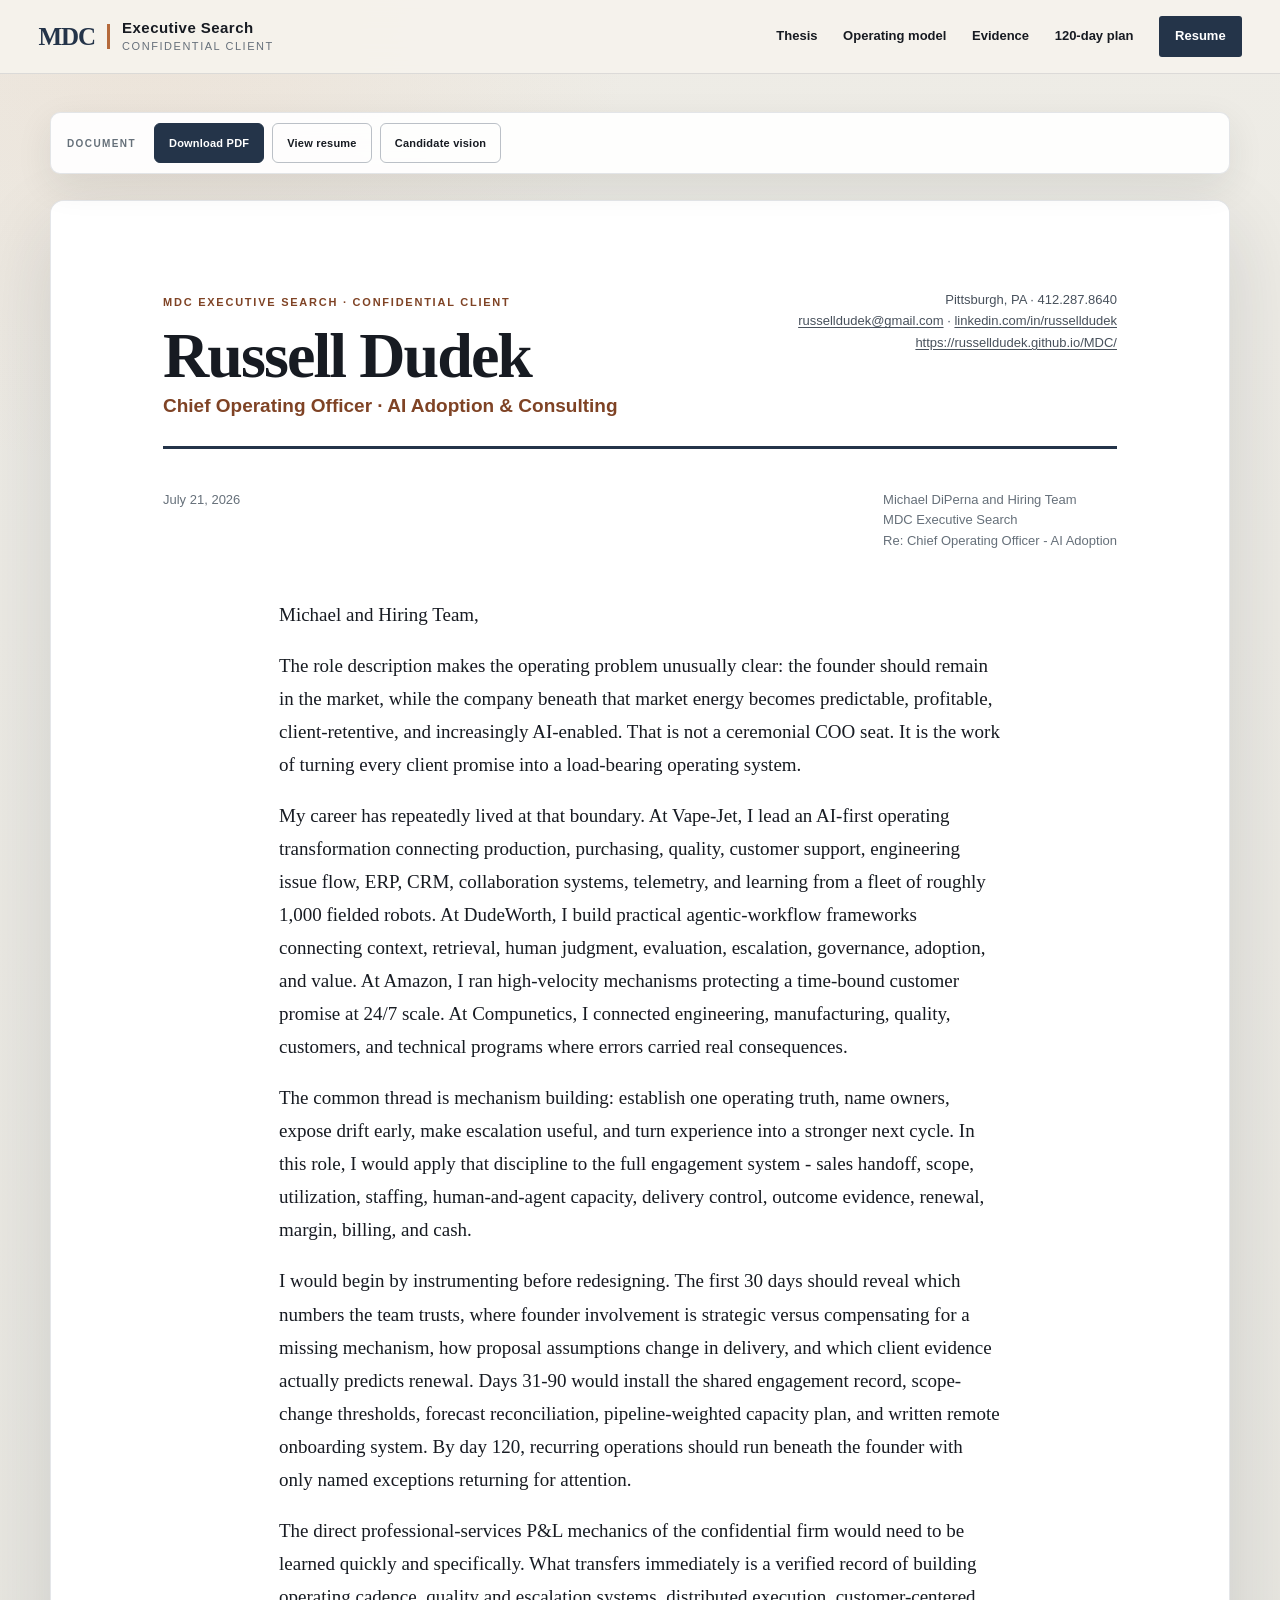
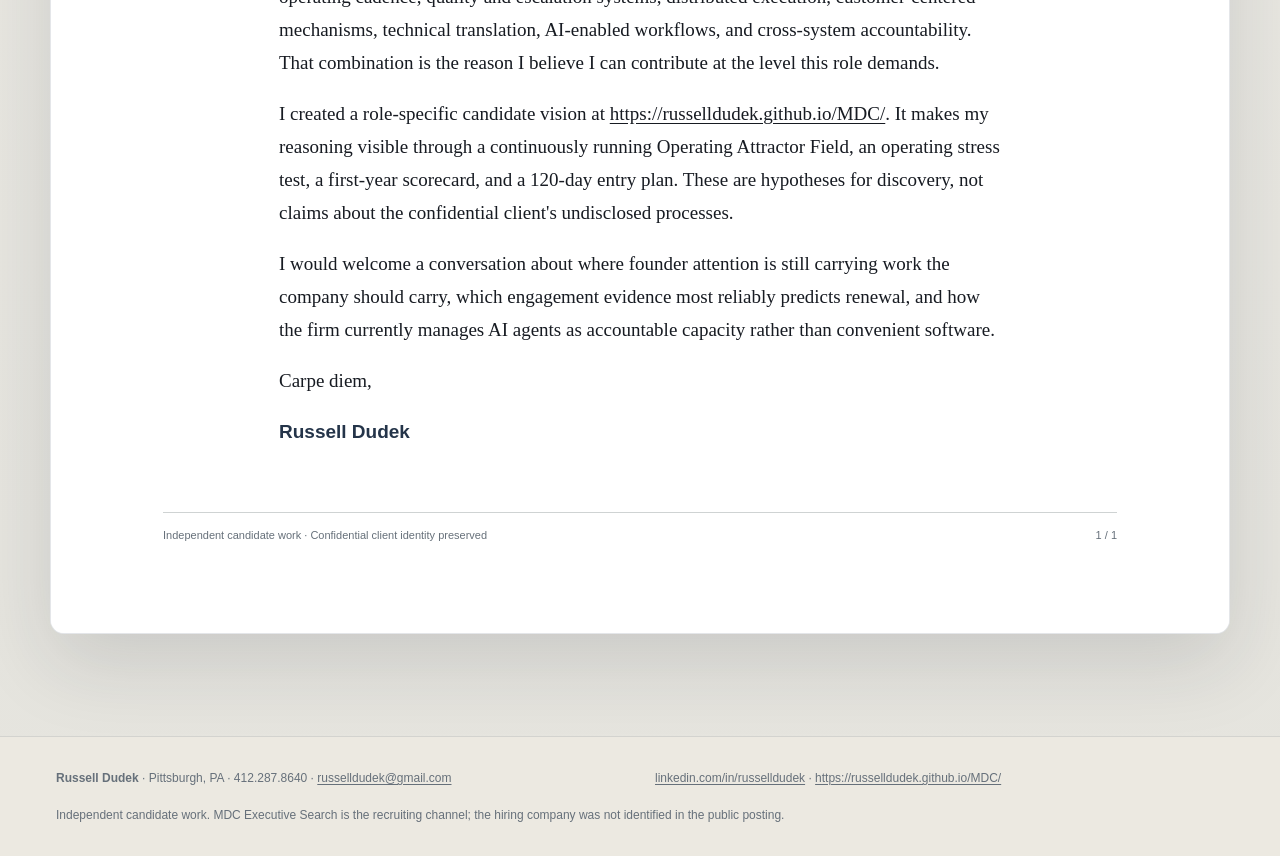
<file: cover-letter.html>
<!doctype html>
<html lang="en"><head>
<meta charset="utf-8"><meta name="viewport" content="width=device-width, initial-scale=1">
<title>Cover Letter | Russell Dudek - COO AI Adoption</title>
<meta name="description" content="Independent candidate vision by Russell Dudek for Chief Operating Officer - AI Adoption.">
<link rel="stylesheet" href="brand-tokens.css"><link rel="stylesheet" href="styles.css">
<script defer src="app.js"></script>
</head><body class="document-page">
<a class="skip-link" href="#main">Skip to content</a>

<nav class="site-nav" aria-label="Primary navigation">
  <a class="brand-lockup" href="index.html" aria-label="MDC Executive Search confidential client candidate vision">
    <span class="mdc-type">MDC</span>
    <span class="brand-copy"><strong>Executive Search</strong><small>Confidential client</small></span>
  </a>
  <button class="nav-toggle" aria-expanded="false" aria-controls="nav-links">Menu</button>
  <div class="nav-links" id="nav-links">
    <a href="index.html#thesis">Thesis</a>
    <a href="index.html#model">Operating model</a>
    <a href="index.html#evidence">Evidence</a>
    <a href="120-day-plan.html">120-day plan</a>
    <a class="nav-primary" href="resume.html">Resume</a>
  </div>
</nav>

<main id="main">

<div class="doc-actions no-print" aria-label="Document actions">
  <a class="btn primary pdf-download" data-pdf href="#">Download PDF</a>
  <a class="btn" href="resume.html">View resume</a>
  <a class="btn" href="index.html">Candidate vision</a>
</div>

<article class="document letter-doc" data-pdf="docs/Russell-Dudek-COO-AI-Adoption-Cover-Letter.pdf">
<section class="paper page letter-page">
<header class="letter-header"><div><span class="doc-brand">MDC Executive Search · Confidential Client</span><h1>Russell Dudek</h1><p>Chief Operating Officer · AI Adoption & Consulting</p></div><div class="contact-block">Pittsburgh, PA · 412.287.8640<br><a href="mailto:russelldudek@gmail.com">russelldudek@gmail.com</a> · <a href="https://linkedin.com/in/russelldudek">linkedin.com/in/russelldudek</a><br><a href="https://russelldudek.github.io/MDC/">https://russelldudek.github.io/MDC/</a></div></header>
<div class="letter-meta"><p>July 21, 2026</p><p>Michael DiPerna and Hiring Team<br>MDC Executive Search<br>Re: Chief Operating Officer - AI Adoption</p></div>
<div class="letter-body">
<p>Michael and Hiring Team,</p>
<p>The role description makes the operating problem unusually clear: the founder should remain in the market, while the company beneath that market energy becomes predictable, profitable, client-retentive, and increasingly AI-enabled. That is not a ceremonial COO seat. It is the work of turning every client promise into a load-bearing operating system.</p>
<p>My career has repeatedly lived at that boundary. At Vape-Jet, I lead an AI-first operating transformation connecting production, purchasing, quality, customer support, engineering issue flow, ERP, CRM, collaboration systems, telemetry, and learning from a fleet of roughly 1,000 fielded robots. At DudeWorth, I build practical agentic-workflow frameworks connecting context, retrieval, human judgment, evaluation, escalation, governance, adoption, and value. At Amazon, I ran high-velocity mechanisms protecting a time-bound customer promise at 24/7 scale. At Compunetics, I connected engineering, manufacturing, quality, customers, and technical programs where errors carried real consequences.</p>
<p>The common thread is mechanism building: establish one operating truth, name owners, expose drift early, make escalation useful, and turn experience into a stronger next cycle. In this role, I would apply that discipline to the full engagement system - sales handoff, scope, utilization, staffing, human-and-agent capacity, delivery control, outcome evidence, renewal, margin, billing, and cash.</p>
<p>I would begin by instrumenting before redesigning. The first 30 days should reveal which numbers the team trusts, where founder involvement is strategic versus compensating for a missing mechanism, how proposal assumptions change in delivery, and which client evidence actually predicts renewal. Days 31-90 would install the shared engagement record, scope-change thresholds, forecast reconciliation, pipeline-weighted capacity plan, and written remote onboarding system. By day 120, recurring operations should run beneath the founder with only named exceptions returning for attention.</p>
<p>The direct professional-services P&amp;L mechanics of the confidential firm would need to be learned quickly and specifically. What transfers immediately is a verified record of building operating cadence, quality and escalation systems, distributed execution, customer-centered mechanisms, technical translation, AI-enabled workflows, and cross-system accountability. That combination is the reason I believe I can contribute at the level this role demands.</p>
<p>I created a role-specific candidate vision at <a href="https://russelldudek.github.io/MDC/">https://russelldudek.github.io/MDC/</a>. It makes my reasoning visible through a continuously running Operating Attractor Field, an operating stress test, a first-year scorecard, and a 120-day entry plan. These are hypotheses for discovery, not claims about the confidential client's undisclosed processes.</p>
<p>I would welcome a conversation about where founder attention is still carrying work the company should carry, which engagement evidence most reliably predicts renewal, and how the firm currently manages AI agents as accountable capacity rather than convenient software.</p>
<p>Carpe diem,</p><p class="signature">Russell Dudek</p>
</div>
<footer class="page-footer"><span>Independent candidate work · Confidential client identity preserved</span><span>1 / 1</span></footer>
</section></article>
</main>

<footer class="site-footer">
  <div><strong>Russell Dudek</strong> · Pittsburgh, PA · 412.287.8640 · <a href="mailto:russelldudek@gmail.com">russelldudek@gmail.com</a></div>
  <div><a href="https://linkedin.com/in/russelldudek">linkedin.com/in/russelldudek</a> · <a href="https://russelldudek.github.io/MDC/">https://russelldudek.github.io/MDC/</a></div>
  <p>Independent candidate work. MDC Executive Search is the recruiting channel; the hiring company was not identified in the public posting.</p>
</footer>

</body></html>
</file>
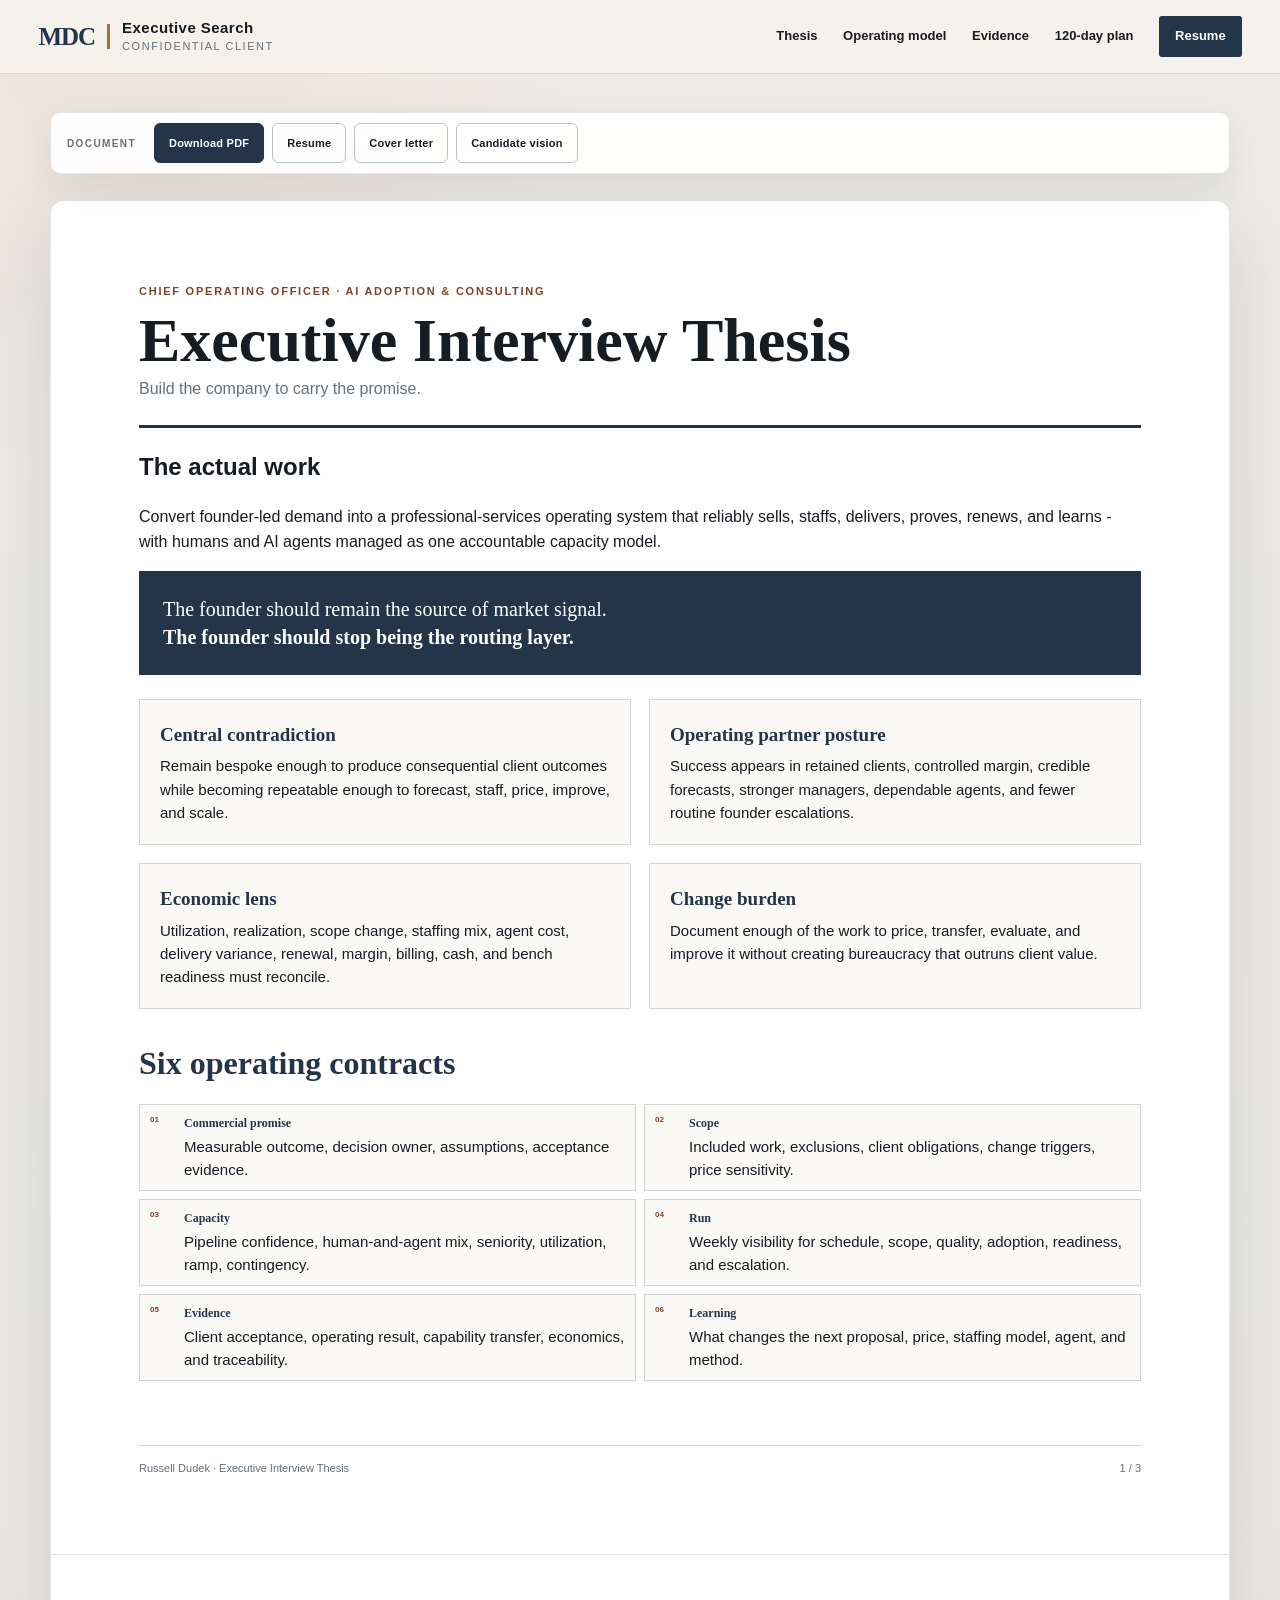
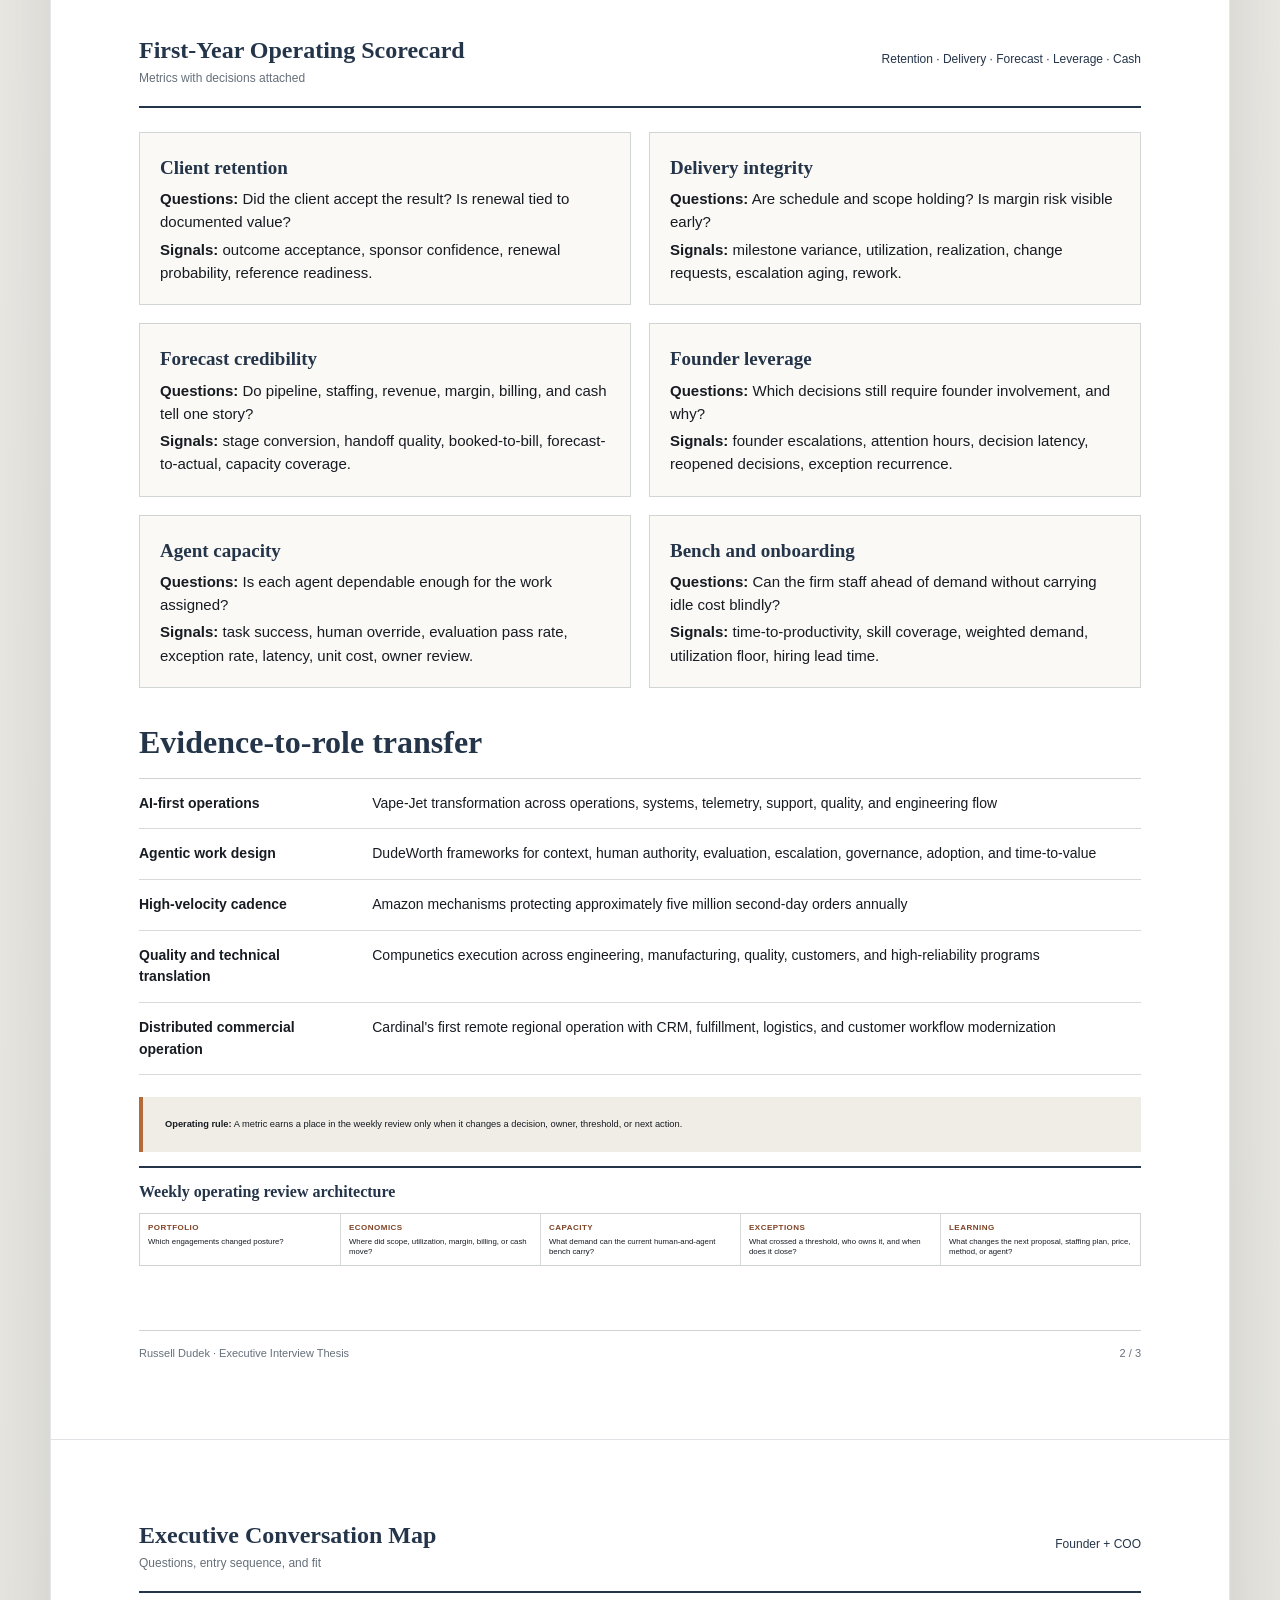
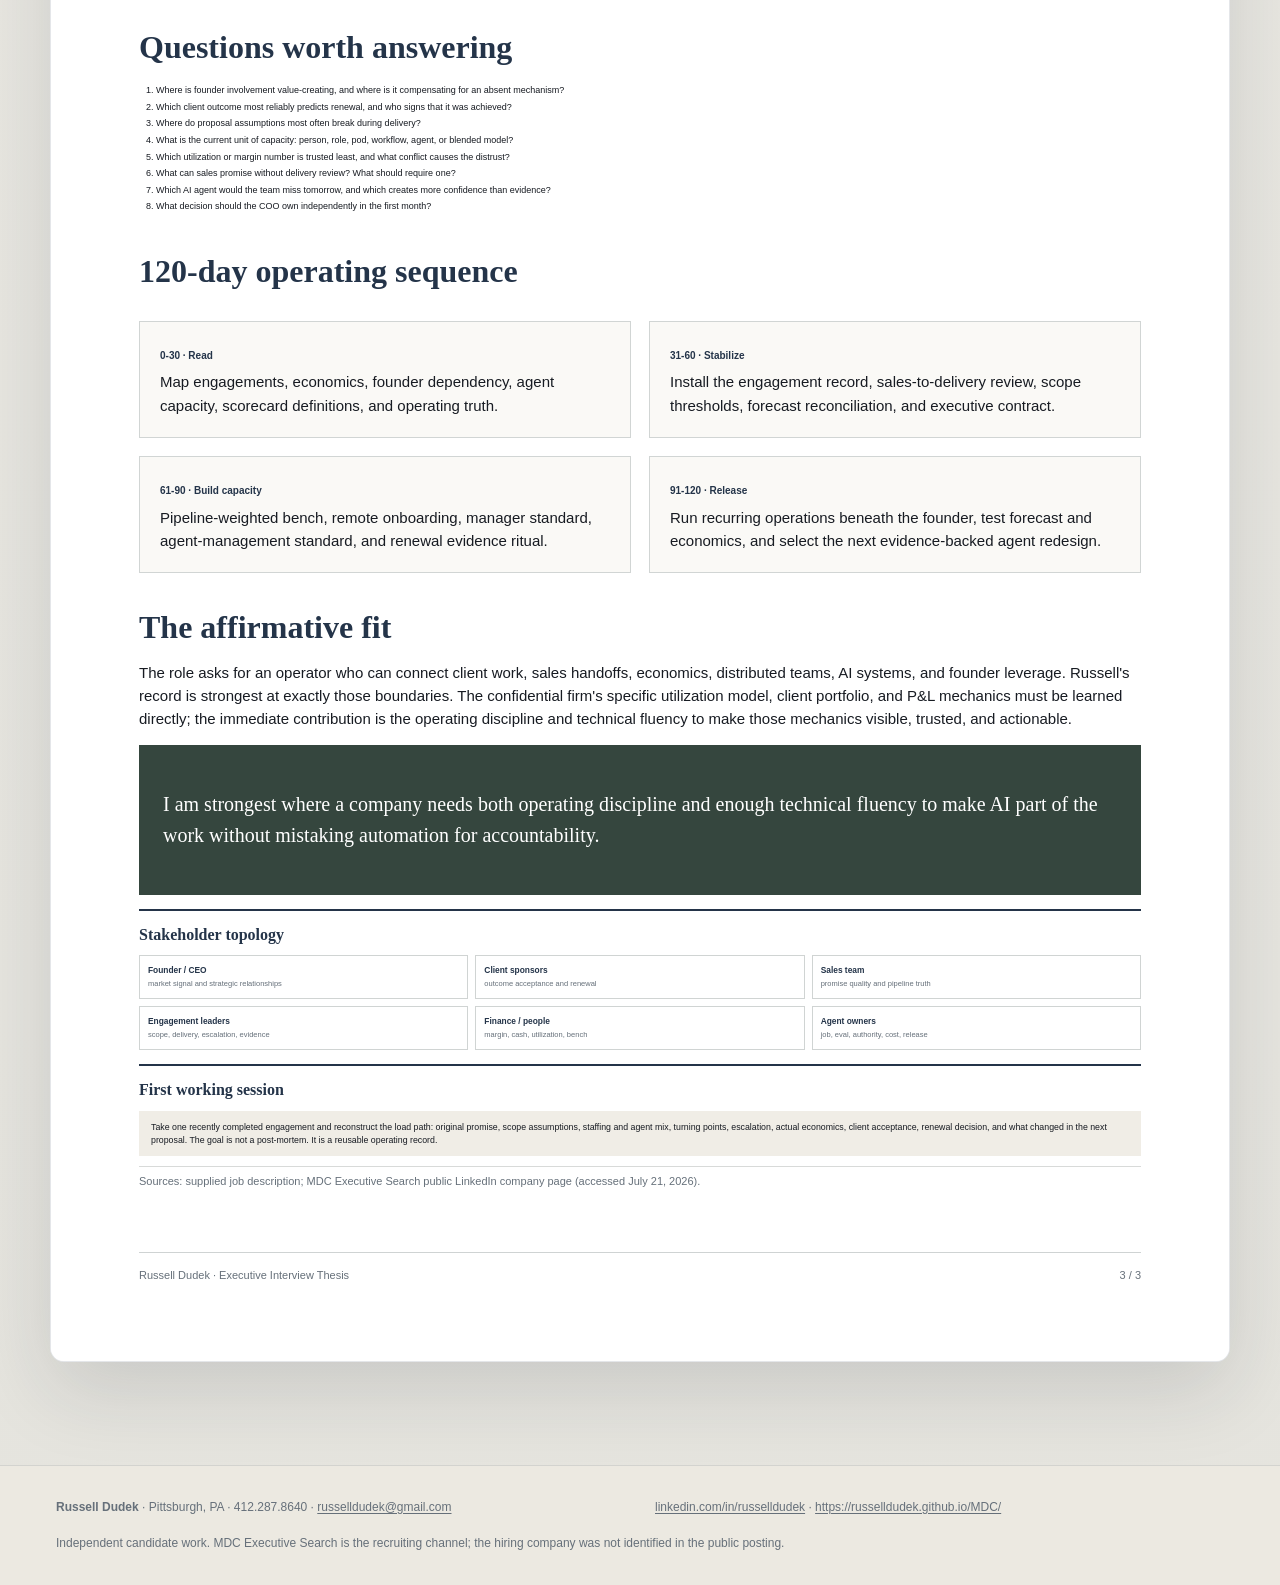
<file: interview-brief.html>
<!DOCTYPE html>

<html lang="en"><head>
<meta charset="utf-8"/><meta content="width=device-width, initial-scale=1" name="viewport"/>
<title>Executive Interview Thesis | Russell Dudek</title>
<meta content="Independent candidate vision by Russell Dudek for Chief Operating Officer - AI Adoption." name="description"/>
<link href="brand-tokens.css" rel="stylesheet"/><link href="styles.css" rel="stylesheet"/>
<script defer="" src="app.js"></script>
</head><body class="document-page">
<a class="skip-link" href="#main">Skip to content</a>
<nav aria-label="Primary navigation" class="site-nav">
<a aria-label="MDC Executive Search confidential client candidate vision" class="brand-lockup" href="index.html">
<span class="mdc-type">MDC</span>
<span class="brand-copy"><strong>Executive Search</strong><small>Confidential client</small></span>
</a>
<button aria-controls="nav-links" aria-expanded="false" class="nav-toggle">Menu</button>
<div class="nav-links" id="nav-links">
<a href="index.html#thesis">Thesis</a>
<a href="index.html#model">Operating model</a>
<a href="index.html#evidence">Evidence</a>
<a href="120-day-plan.html">120-day plan</a>
<a class="nav-primary" href="resume.html">Resume</a>
</div>
</nav>
<main id="main">
<div aria-label="Document actions" class="doc-actions no-print">
<a class="btn primary pdf-download" data-pdf="" href="#">Download PDF</a>
<a class="btn" href="resume.html">Resume</a>
<a class="btn" href="cover-letter.html">Cover letter</a>
<a class="btn" href="index.html">Candidate vision</a>
</div>
<article class="document multi-doc" data-pdf="docs/Russell-Dudek-COO-AI-Adoption-Interview-Thesis.pdf">
<section class="paper page brief-page"><header class="brief-title"><span class="doc-brand">Chief Operating Officer · AI Adoption &amp; Consulting</span><h1>Executive Interview Thesis</h1><p>Build the company to carry the promise.</p></header>
<div class="brief-hero"><div><h2>The actual work</h2><p>Convert founder-led demand into a professional-services operating system that reliably sells, staffs, delivers, proves, renews, and learns - with humans and AI agents managed as one accountable capacity model.</p></div><div class="thesis-statement">The founder should remain the source of market signal.<br/><strong>The founder should stop being the routing layer.</strong></div></div>
<div class="brief-grid two"><article><h3>Central contradiction</h3><p>Remain bespoke enough to produce consequential client outcomes while becoming repeatable enough to forecast, staff, price, improve, and scale.</p></article><article><h3>Operating partner posture</h3><p>Success appears in retained clients, controlled margin, credible forecasts, stronger managers, dependable agents, and fewer routine founder escalations.</p></article><article><h3>Economic lens</h3><p>Utilization, realization, scope change, staffing mix, agent cost, delivery variance, renewal, margin, billing, cash, and bench readiness must reconcile.</p></article><article><h3>Change burden</h3><p>Document enough of the work to price, transfer, evaluate, and improve it without creating bureaucracy that outruns client value.</p></article></div>
<div class="brief-section compact-contracts"><h2>Six operating contracts</h2><div class="contract-stack"><article><span>01</span><div><h3>Commercial promise</h3><p>Measurable outcome, decision owner, assumptions, acceptance evidence.</p></div></article><article><span>02</span><div><h3>Scope</h3><p>Included work, exclusions, client obligations, change triggers, price sensitivity.</p></div></article><article><span>03</span><div><h3>Capacity</h3><p>Pipeline confidence, human-and-agent mix, seniority, utilization, ramp, contingency.</p></div></article><article><span>04</span><div><h3>Run</h3><p>Weekly visibility for schedule, scope, quality, adoption, readiness, and escalation.</p></div></article><article><span>05</span><div><h3>Evidence</h3><p>Client acceptance, operating result, capability transfer, economics, and traceability.</p></div></article><article><span>06</span><div><h3>Learning</h3><p>What changes the next proposal, price, staffing model, agent, and method.</p></div></article></div></div>
<footer class="page-footer"><span>Russell Dudek · Executive Interview Thesis</span><span>1 / 3</span></footer></section>
<section class="paper page brief-page"><header class="continuation-header"><div><strong>First-Year Operating Scorecard</strong><span>Metrics with decisions attached</span></div><div>Retention · Delivery · Forecast · Leverage · Cash</div></header>
<div class="metric-matrix"><article><h3>Client retention</h3><p><strong>Questions:</strong> Did the client accept the result? Is renewal tied to documented value?</p><p><strong>Signals:</strong> outcome acceptance, sponsor confidence, renewal probability, reference readiness.</p></article><article><h3>Delivery integrity</h3><p><strong>Questions:</strong> Are schedule and scope holding? Is margin risk visible early?</p><p><strong>Signals:</strong> milestone variance, utilization, realization, change requests, escalation aging, rework.</p></article><article><h3>Forecast credibility</h3><p><strong>Questions:</strong> Do pipeline, staffing, revenue, margin, billing, and cash tell one story?</p><p><strong>Signals:</strong> stage conversion, handoff quality, booked-to-bill, forecast-to-actual, capacity coverage.</p></article><article><h3>Founder leverage</h3><p><strong>Questions:</strong> Which decisions still require founder involvement, and why?</p><p><strong>Signals:</strong> founder escalations, attention hours, decision latency, reopened decisions, exception recurrence.</p></article><article><h3>Agent capacity</h3><p><strong>Questions:</strong> Is each agent dependable enough for the work assigned?</p><p><strong>Signals:</strong> task success, human override, evaluation pass rate, exception rate, latency, unit cost, owner review.</p></article><article><h3>Bench and onboarding</h3><p><strong>Questions:</strong> Can the firm staff ahead of demand without carrying idle cost blindly?</p><p><strong>Signals:</strong> time-to-productivity, skill coverage, weighted demand, utilization floor, hiring lead time.</p></article></div>
<div class="brief-section"><h2>Evidence-to-role transfer</h2><div class="evidence-table"><div><strong>AI-first operations</strong><span>Vape-Jet transformation across operations, systems, telemetry, support, quality, and engineering flow</span></div><div><strong>Agentic work design</strong><span>DudeWorth frameworks for context, human authority, evaluation, escalation, governance, adoption, and time-to-value</span></div><div><strong>High-velocity cadence</strong><span>Amazon mechanisms protecting approximately five million second-day orders annually</span></div><div><strong>Quality and technical translation</strong><span>Compunetics execution across engineering, manufacturing, quality, customers, and high-reliability programs</span></div><div><strong>Distributed commercial operation</strong><span>Cardinal's first remote regional operation with CRM, fulfillment, logistics, and customer workflow modernization</span></div></div></div>
<div class="callout"><strong>Operating rule:</strong> A metric earns a place in the weekly review only when it changes a decision, owner, threshold, or next action.</div>
<div class="operating-review"><h2>Weekly operating review architecture</h2><div><article><strong>Portfolio</strong><span>Which engagements changed posture?</span></article><article><strong>Economics</strong><span>Where did scope, utilization, margin, billing, or cash move?</span></article><article><strong>Capacity</strong><span>What demand can the current human-and-agent bench carry?</span></article><article><strong>Exceptions</strong><span>What crossed a threshold, who owns it, and when does it close?</span></article><article><strong>Learning</strong><span>What changes the next proposal, staffing plan, price, method, or agent?</span></article></div></div><footer class="page-footer"><span>Russell Dudek · Executive Interview Thesis</span><span>2 / 3</span></footer></section>
<section class="paper page brief-page"><header class="continuation-header"><div><strong>Executive Conversation Map</strong><span>Questions, entry sequence, and fit</span></div><div>Founder + COO</div></header>
<div class="brief-section"><h2>Questions worth answering</h2><ol class="executive-questions"><li>Where is founder involvement value-creating, and where is it compensating for an absent mechanism?</li><li>Which client outcome most reliably predicts renewal, and who signs that it was achieved?</li><li>Where do proposal assumptions most often break during delivery?</li><li>What is the current unit of capacity: person, role, pod, workflow, agent, or blended model?</li><li>Which utilization or margin number is trusted least, and what conflict causes the distrust?</li><li>What can sales promise without delivery review? What should require one?</li><li>Which AI agent would the team miss tomorrow, and which creates more confidence than evidence?</li><li>What decision should the COO own independently in the first month?</li></ol></div>
<div class="brief-section"><h2>120-day operating sequence</h2><div class="performance-grid"><article><strong>0-30 · Read</strong><p>Map engagements, economics, founder dependency, agent capacity, scorecard definitions, and operating truth.</p></article><article><strong>31-60 · Stabilize</strong><p>Install the engagement record, sales-to-delivery review, scope thresholds, forecast reconciliation, and executive contract.</p></article><article><strong>61-90 · Build capacity</strong><p>Pipeline-weighted bench, remote onboarding, manager standard, agent-management standard, and renewal evidence ritual.</p></article><article><strong>91-120 · Release</strong><p>Run recurring operations beneath the founder, test forecast and economics, and select the next evidence-backed agent redesign.</p></article></div></div>
<div class="brief-section"><h2>The affirmative fit</h2><p>The role asks for an operator who can connect client work, sales handoffs, economics, distributed teams, AI systems, and founder leverage. Russell's record is strongest at exactly those boundaries. The confidential firm's specific utilization model, client portfolio, and P&amp;L mechanics must be learned directly; the immediate contribution is the operating discipline and technical fluency to make those mechanics visible, trusted, and actionable.</p></div>
<div class="closing-thesis"><p>I am strongest where a company needs both operating discipline and enough technical fluency to make AI part of the work without mistaking automation for accountability.</p></div>
<div class="stakeholder-map"><h2>Stakeholder topology</h2><div><span>Founder / CEO<br/><small>market signal and strategic relationships</small></span><span>Client sponsors<br/><small>outcome acceptance and renewal</small></span><span>Sales team<br/><small>promise quality and pipeline truth</small></span><span>Engagement leaders<br/><small>scope, delivery, escalation, evidence</small></span><span>Finance / people<br/><small>margin, cash, utilization, bench</small></span><span>Agent owners<br/><small>job, eval, authority, cost, release</small></span></div></div><div class="working-session"><h2>First working session</h2><p>Take one recently completed engagement and reconstruct the load path: original promise, scope assumptions, staffing and agent mix, turning points, escalation, actual economics, client acceptance, renewal decision, and what changed in the next proposal. The goal is not a post-mortem. It is a reusable operating record.</p></div><div class="source-note">Sources: supplied job description; MDC Executive Search public LinkedIn company page (accessed July 21, 2026).</div><footer class="page-footer"><span>Russell Dudek · Executive Interview Thesis</span><span>3 / 3</span></footer></section></article></main>
<footer class="site-footer">
<div><strong>Russell Dudek</strong> · Pittsburgh, PA · 412.287.8640 · <a href="mailto:russelldudek@gmail.com">russelldudek@gmail.com</a></div>
<div><a href="https://linkedin.com/in/russelldudek">linkedin.com/in/russelldudek</a> · <a href="https://russelldudek.github.io/MDC/">https://russelldudek.github.io/MDC/</a></div>
<p>Independent candidate work. MDC Executive Search is the recruiting channel; the hiring company was not identified in the public posting.</p>
</footer>
</body></html>
</file>
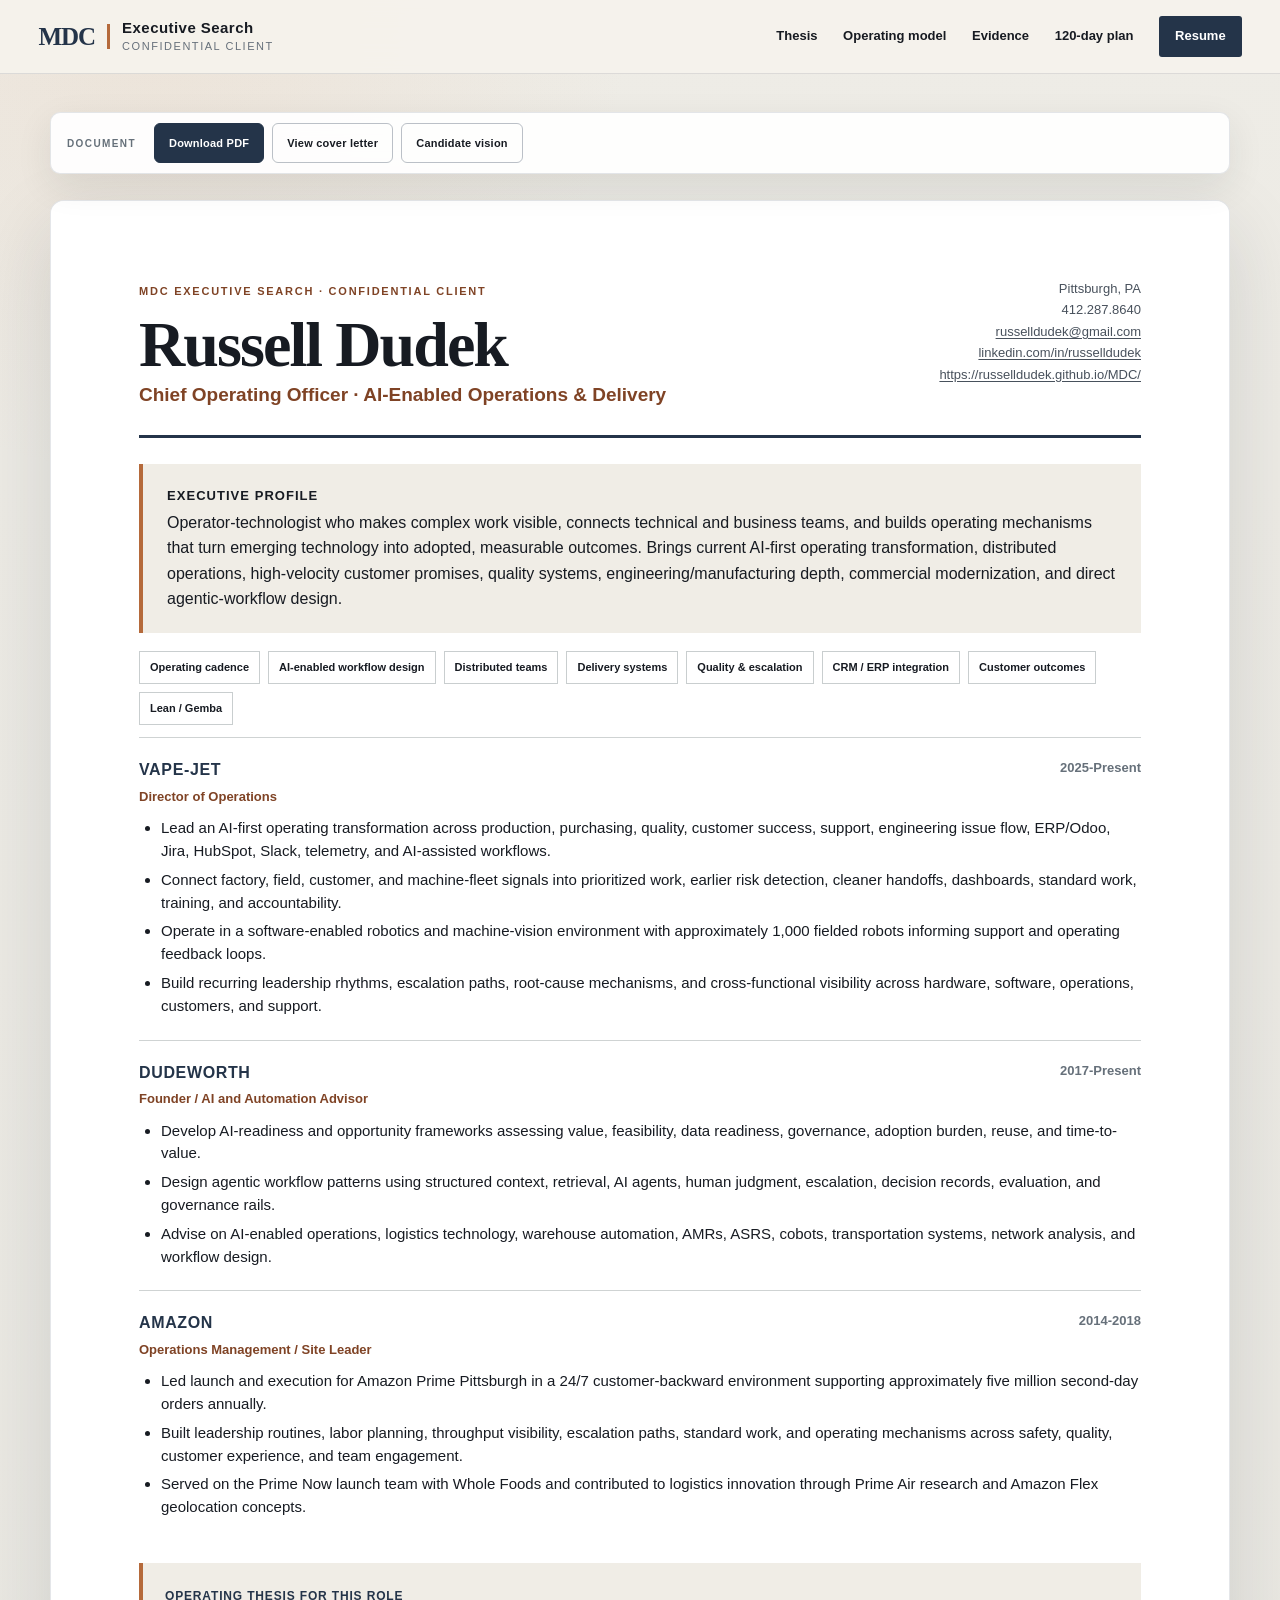
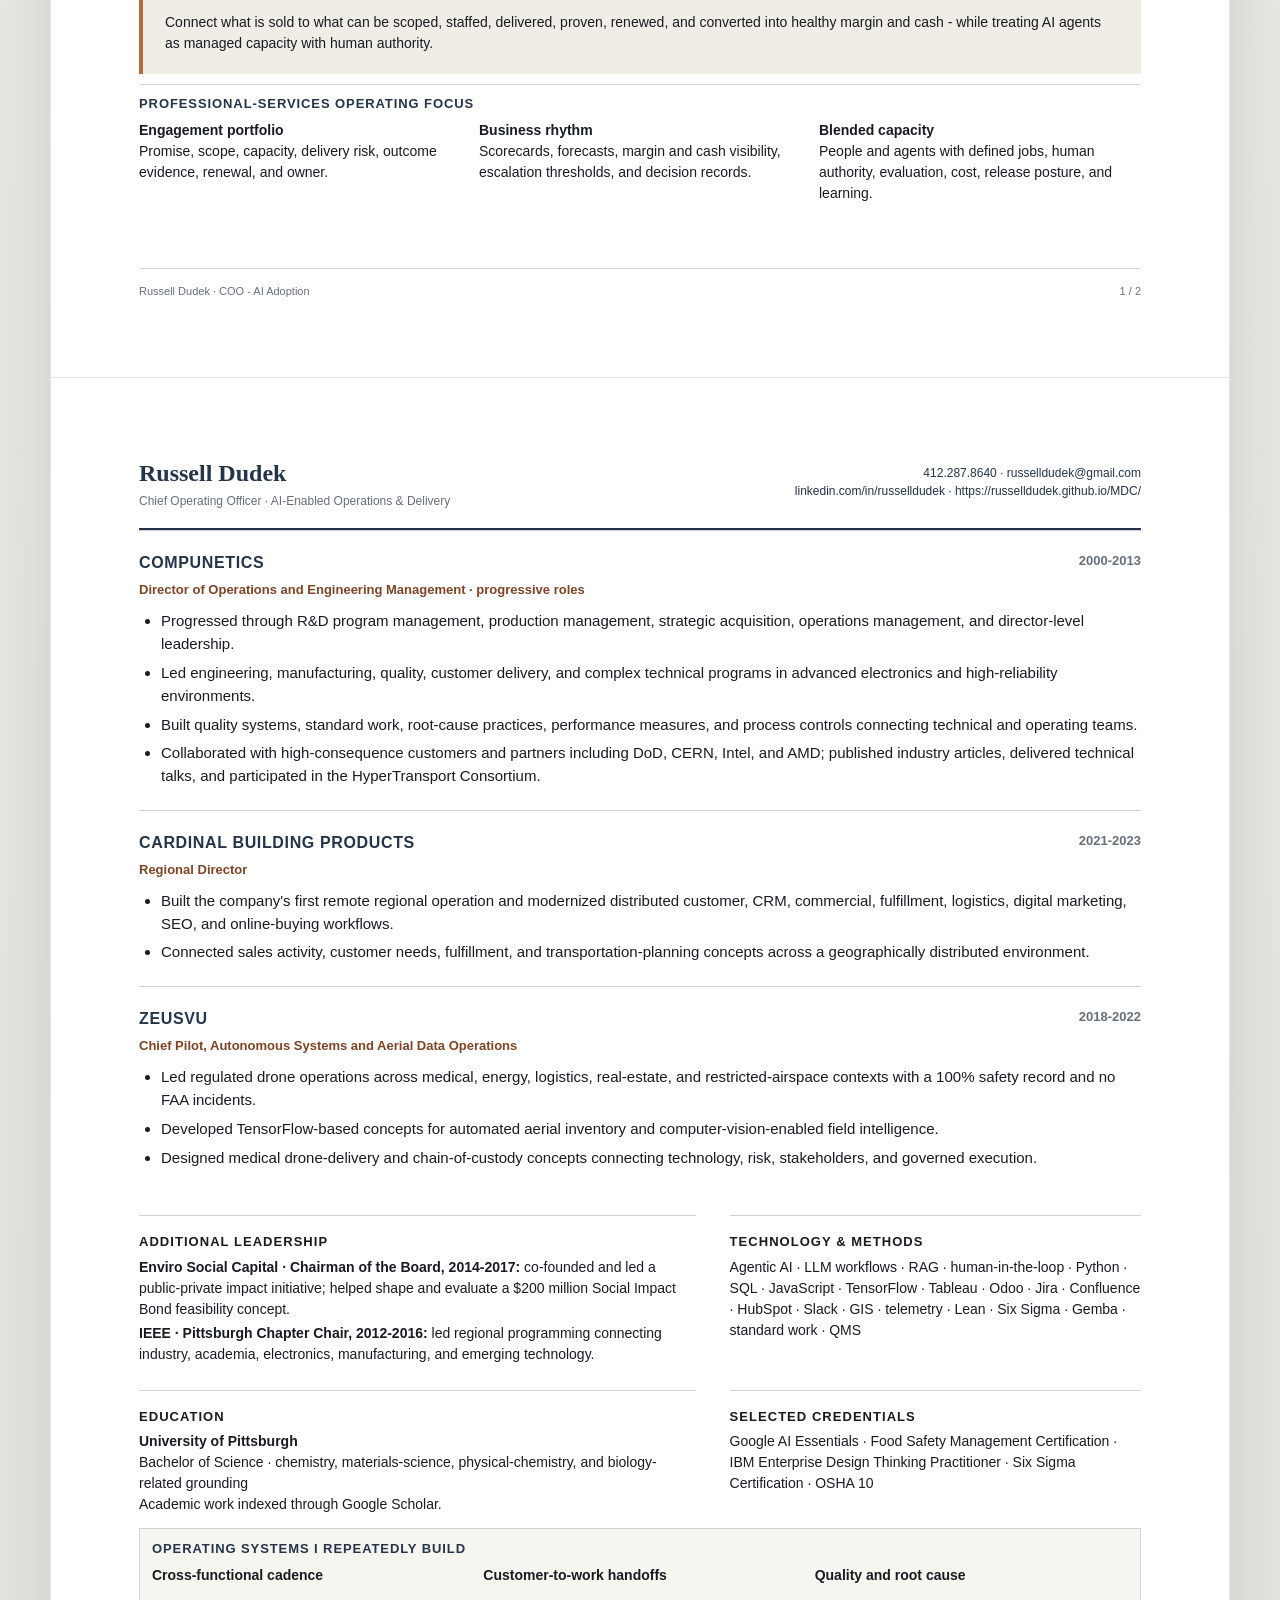
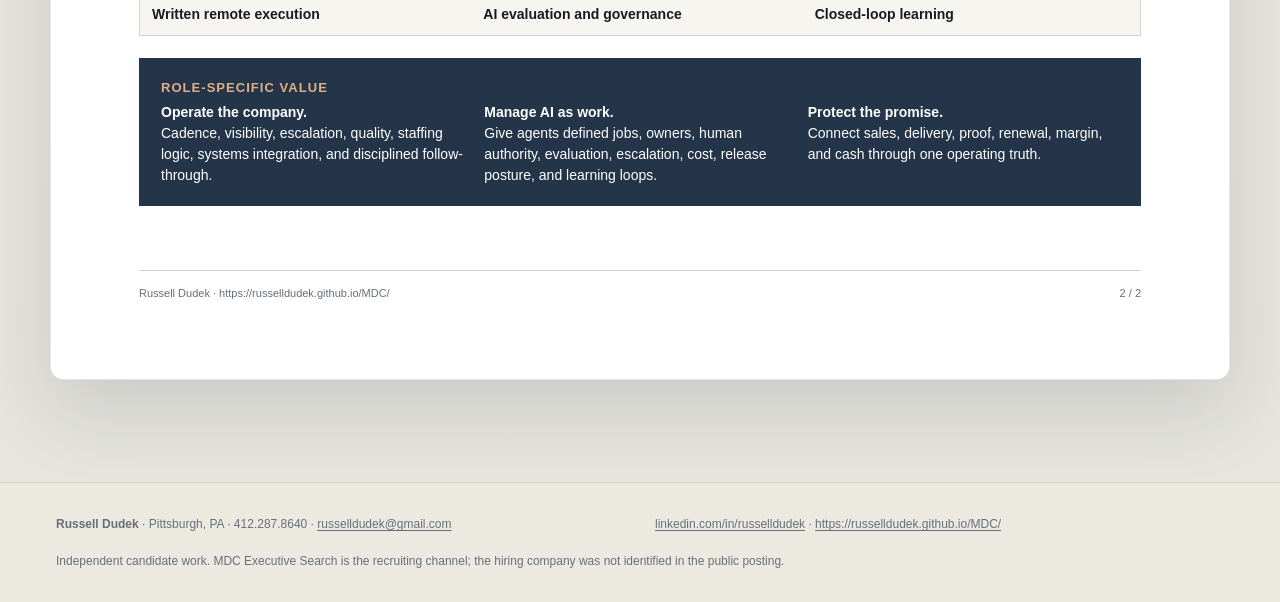
<file: resume.html>
<!DOCTYPE html>

<html lang="en"><head>
<meta charset="utf-8"/><meta content="width=device-width, initial-scale=1" name="viewport"/>
<title>Resume | Russell Dudek - COO AI Adoption</title>
<meta content="Independent candidate vision by Russell Dudek for Chief Operating Officer - AI Adoption." name="description"/>
<link href="brand-tokens.css" rel="stylesheet"/><link href="styles.css" rel="stylesheet"/>
<script defer="" src="app.js"></script>
</head><body class="document-page">
<a class="skip-link" href="#main">Skip to content</a>
<nav aria-label="Primary navigation" class="site-nav">
<a aria-label="MDC Executive Search confidential client candidate vision" class="brand-lockup" href="index.html">
<span class="mdc-type">MDC</span>
<span class="brand-copy"><strong>Executive Search</strong><small>Confidential client</small></span>
</a>
<button aria-controls="nav-links" aria-expanded="false" class="nav-toggle">Menu</button>
<div class="nav-links" id="nav-links">
<a href="index.html#thesis">Thesis</a>
<a href="index.html#model">Operating model</a>
<a href="index.html#evidence">Evidence</a>
<a href="120-day-plan.html">120-day plan</a>
<a class="nav-primary" href="resume.html">Resume</a>
</div>
</nav>
<main id="main">
<div aria-label="Document actions" class="doc-actions no-print">
<a class="btn primary pdf-download" data-pdf="" href="#">Download PDF</a>
<a class="btn" href="resume.html">Resume</a>
<a class="btn" href="cover-letter.html">Cover letter</a>
<a class="btn" href="index.html">Candidate vision</a>
</div>
<article class="document resume-doc" data-pdf="docs/Russell-Dudek-COO-AI-Adoption-Resume.pdf">
<section class="paper page resume-page one">
<header class="doc-header"><div><span class="doc-brand">MDC Executive Search · Confidential Client</span><h1>Russell Dudek</h1><p class="role-line">Chief Operating Officer · AI-Enabled Operations &amp; Delivery</p></div><div class="contact-block">Pittsburgh, PA<br/>412.287.8640<br/><a href="mailto:russelldudek@gmail.com">russelldudek@gmail.com</a><br/><a href="https://linkedin.com/in/russelldudek">linkedin.com/in/russelldudek</a><br/><a href="https://russelldudek.github.io/MDC/">https://russelldudek.github.io/MDC/</a></div></header>
<section class="resume-summary"><h2>Executive profile</h2><p>Operator-technologist who makes complex work visible, connects technical and business teams, and builds operating mechanisms that turn emerging technology into adopted, measurable outcomes. Brings current AI-first operating transformation, distributed operations, high-velocity customer promises, quality systems, engineering/manufacturing depth, commercial modernization, and direct agentic-workflow design.</p></section>
<section class="competency-band"><span>Operating cadence</span><span>AI-enabled workflow design</span><span>Distributed teams</span><span>Delivery systems</span><span>Quality &amp; escalation</span><span>CRM / ERP integration</span><span>Customer outcomes</span><span>Lean / Gemba</span></section>
<section class="resume-role"><div class="role-head"><div><h2>Vape-Jet</h2><p>Director of Operations</p></div><span>2025-Present</span></div><ul><li>Lead an AI-first operating transformation across production, purchasing, quality, customer success, support, engineering issue flow, ERP/Odoo, Jira, HubSpot, Slack, telemetry, and AI-assisted workflows.</li><li>Connect factory, field, customer, and machine-fleet signals into prioritized work, earlier risk detection, cleaner handoffs, dashboards, standard work, training, and accountability.</li><li>Operate in a software-enabled robotics and machine-vision environment with approximately 1,000 fielded robots informing support and operating feedback loops.</li><li>Build recurring leadership rhythms, escalation paths, root-cause mechanisms, and cross-functional visibility across hardware, software, operations, customers, and support.</li></ul></section>
<section class="resume-role"><div class="role-head"><div><h2>DudeWorth</h2><p>Founder / AI and Automation Advisor</p></div><span>2017-Present</span></div><ul><li>Develop AI-readiness and opportunity frameworks assessing value, feasibility, data readiness, governance, adoption burden, reuse, and time-to-value.</li><li>Design agentic workflow patterns using structured context, retrieval, AI agents, human judgment, escalation, decision records, evaluation, and governance rails.</li><li>Advise on AI-enabled operations, logistics technology, warehouse automation, AMRs, ASRS, cobots, transportation systems, network analysis, and workflow design.</li></ul></section>
<section class="resume-role"><div class="role-head"><div><h2>Amazon</h2><p>Operations Management / Site Leader</p></div><span>2014-2018</span></div><ul><li>Led launch and execution for Amazon Prime Pittsburgh in a 24/7 customer-backward environment supporting approximately five million second-day orders annually.</li><li>Built leadership routines, labor planning, throughput visibility, escalation paths, standard work, and operating mechanisms across safety, quality, customer experience, and team engagement.</li><li>Served on the Prime Now launch team with Whole Foods and contributed to logistics innovation through Prime Air research and Amazon Flex geolocation concepts.</li></ul></section>
<section class="resume-page-value"><strong>Operating thesis for this role</strong><p>Connect what is sold to what can be scoped, staffed, delivered, proven, renewed, and converted into healthy margin and cash - while treating AI agents as managed capacity with human authority.</p></section>
<section class="resume-operating-focus"><h2>Professional-services operating focus</h2><div><p><strong>Engagement portfolio</strong><br/>Promise, scope, capacity, delivery risk, outcome evidence, renewal, and owner.</p><p><strong>Business rhythm</strong><br/>Scorecards, forecasts, margin and cash visibility, escalation thresholds, and decision records.</p><p><strong>Blended capacity</strong><br/>People and agents with defined jobs, human authority, evaluation, cost, release posture, and learning.</p></div></section><footer class="page-footer"><span>Russell Dudek · COO - AI Adoption</span><span>1 / 2</span></footer></section>
<section class="paper page resume-page two">
<header class="continuation-header"><div><strong>Russell Dudek</strong><span>Chief Operating Officer · AI-Enabled Operations &amp; Delivery</span></div><div>412.287.8640 · russelldudek@gmail.com<br/>linkedin.com/in/russelldudek · https://russelldudek.github.io/MDC/</div></header>
<section class="resume-role"><div class="role-head"><div><h2>Compunetics</h2><p>Director of Operations and Engineering Management · progressive roles</p></div><span>2000-2013</span></div><ul><li>Progressed through R&amp;D program management, production management, strategic acquisition, operations management, and director-level leadership.</li><li>Led engineering, manufacturing, quality, customer delivery, and complex technical programs in advanced electronics and high-reliability environments.</li><li>Built quality systems, standard work, root-cause practices, performance measures, and process controls connecting technical and operating teams.</li><li>Collaborated with high-consequence customers and partners including DoD, CERN, Intel, and AMD; published industry articles, delivered technical talks, and participated in the HyperTransport Consortium.</li></ul></section>
<section class="resume-role"><div class="role-head"><div><h2>Cardinal Building Products</h2><p>Regional Director</p></div><span>2021-2023</span></div><ul><li>Built the company's first remote regional operation and modernized distributed customer, CRM, commercial, fulfillment, logistics, digital marketing, SEO, and online-buying workflows.</li><li>Connected sales activity, customer needs, fulfillment, and transportation-planning concepts across a geographically distributed environment.</li></ul></section>
<section class="resume-role"><div class="role-head"><div><h2>ZeusVu</h2><p>Chief Pilot, Autonomous Systems and Aerial Data Operations</p></div><span>2018-2022</span></div><ul><li>Led regulated drone operations across medical, energy, logistics, real-estate, and restricted-airspace contexts with a 100% safety record and no FAA incidents.</li><li>Developed TensorFlow-based concepts for automated aerial inventory and computer-vision-enabled field intelligence.</li><li>Designed medical drone-delivery and chain-of-custody concepts connecting technology, risk, stakeholders, and governed execution.</li></ul></section>
<section class="resume-grid expanded"><div><h2>Additional leadership</h2><p><strong>Enviro Social Capital · Chairman of the Board, 2014-2017:</strong> co-founded and led a public-private impact initiative; helped shape and evaluate a $200 million Social Impact Bond feasibility concept.</p><p><strong>IEEE · Pittsburgh Chapter Chair, 2012-2016:</strong> led regional programming connecting industry, academia, electronics, manufacturing, and emerging technology.</p></div><div><h2>Technology &amp; methods</h2><p>Agentic AI · LLM workflows · RAG · human-in-the-loop · Python · SQL · JavaScript · TensorFlow · Tableau · Odoo · Jira · Confluence · HubSpot · Slack · GIS · telemetry · Lean · Six Sigma · Gemba · standard work · QMS</p></div><div><h2>Education</h2><p><strong>University of Pittsburgh</strong><br/>Bachelor of Science · chemistry, materials-science, physical-chemistry, and biology-related grounding<br/>Academic work indexed through Google Scholar.</p></div><div><h2>Selected credentials</h2><p>Google AI Essentials · Food Safety Management Certification · IBM Enterprise Design Thinking Practitioner · Six Sigma Certification · OSHA 10</p></div></section>
<section class="resume-systems"><h2>Operating systems I repeatedly build</h2><div><span>Cross-functional cadence</span><span>Customer-to-work handoffs</span><span>Quality and root cause</span><span>Written remote execution</span><span>AI evaluation and governance</span><span>Closed-loop learning</span></div></section><section class="resume-close"><h2>Role-specific value</h2><div class="value-columns"><p><strong>Operate the company.</strong><br/>Cadence, visibility, escalation, quality, staffing logic, systems integration, and disciplined follow-through.</p><p><strong>Manage AI as work.</strong><br/>Give agents defined jobs, owners, human authority, evaluation, escalation, cost, release posture, and learning loops.</p><p><strong>Protect the promise.</strong><br/>Connect sales, delivery, proof, renewal, margin, and cash through one operating truth.</p></div></section>
<footer class="page-footer"><span>Russell Dudek · https://russelldudek.github.io/MDC/</span><span>2 / 2</span></footer></section></article>
</main>
<footer class="site-footer">
<div><strong>Russell Dudek</strong> · Pittsburgh, PA · 412.287.8640 · <a href="mailto:russelldudek@gmail.com">russelldudek@gmail.com</a></div>
<div><a href="https://linkedin.com/in/russelldudek">linkedin.com/in/russelldudek</a> · <a href="https://russelldudek.github.io/MDC/">https://russelldudek.github.io/MDC/</a></div>
<p>Independent candidate work. MDC Executive Search is the recruiting channel; the hiring company was not identified in the public posting.</p>
</footer>
</body></html>
</file>
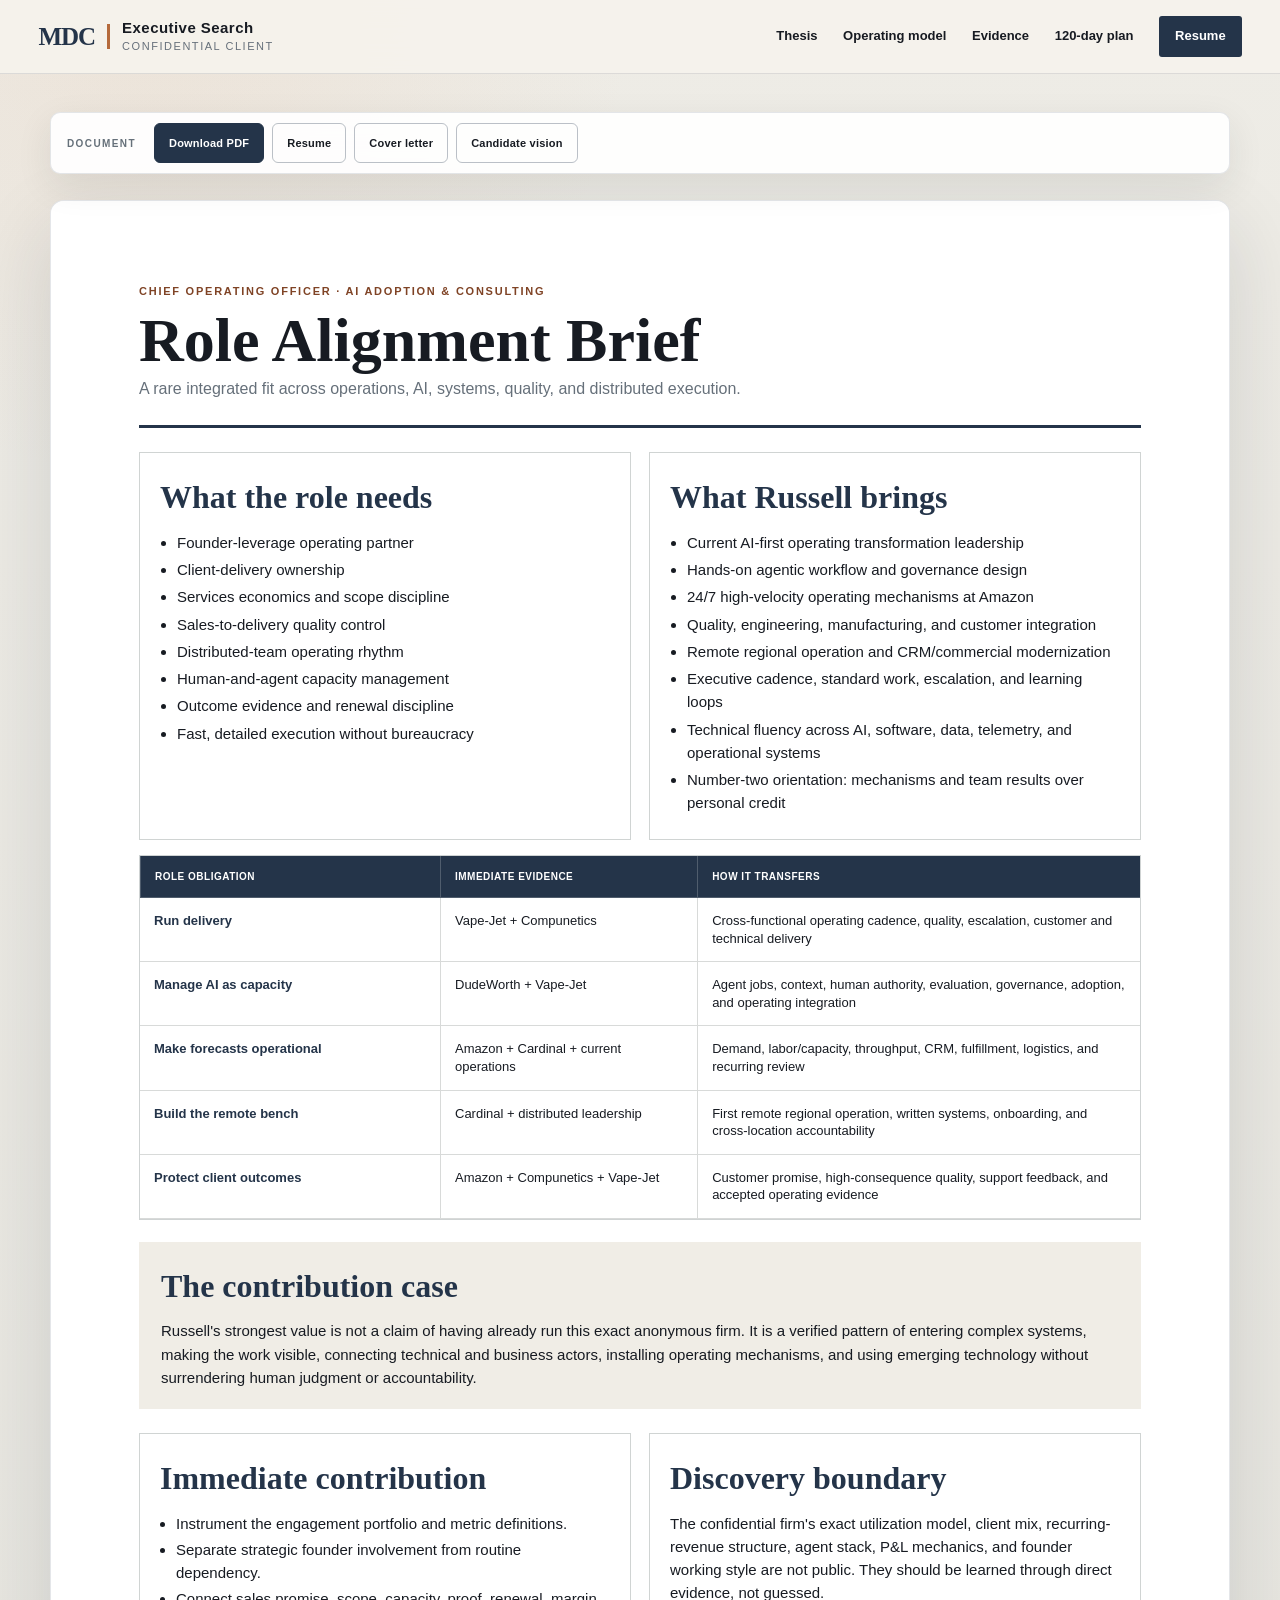
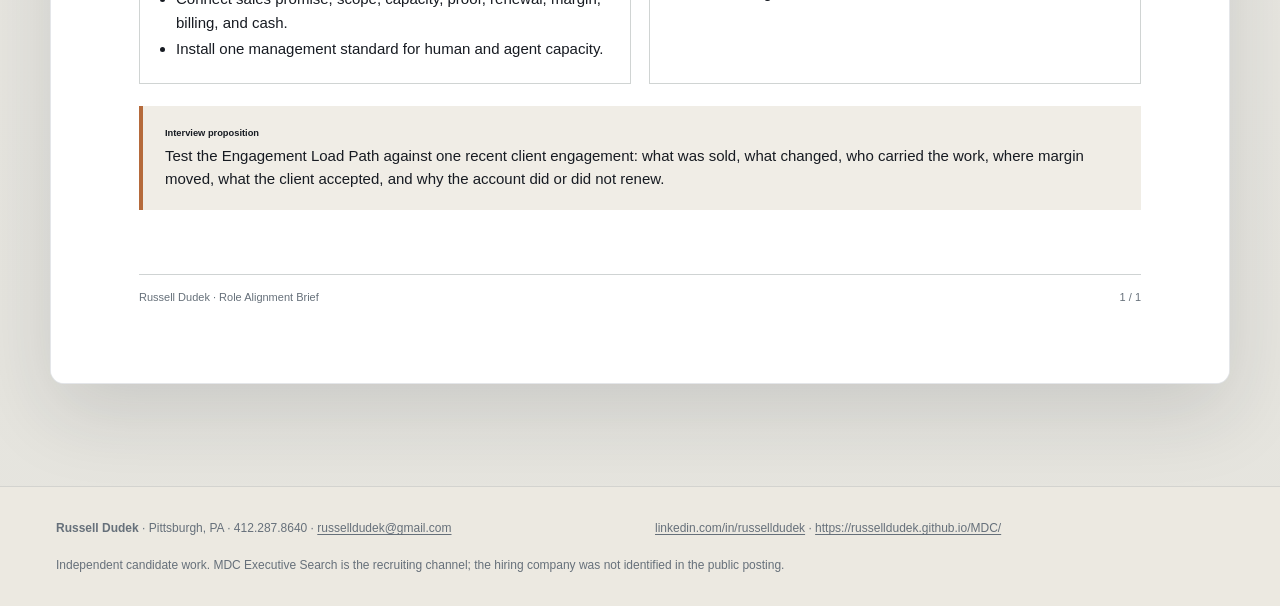
<file: role-alignment.html>
<!doctype html>
<html lang="en"><head>
<meta charset="utf-8"><meta name="viewport" content="width=device-width, initial-scale=1">
<title>Role Alignment Brief | Russell Dudek</title>
<meta name="description" content="Independent candidate vision by Russell Dudek for Chief Operating Officer - AI Adoption.">
<link rel="stylesheet" href="brand-tokens.css"><link rel="stylesheet" href="styles.css">
<script defer src="app.js"></script>
</head><body class="document-page">
<a class="skip-link" href="#main">Skip to content</a>

<nav class="site-nav" aria-label="Primary navigation">
  <a class="brand-lockup" href="index.html" aria-label="MDC Executive Search confidential client candidate vision">
    <span class="mdc-type">MDC</span>
    <span class="brand-copy"><strong>Executive Search</strong><small>Confidential client</small></span>
  </a>
  <button class="nav-toggle" aria-expanded="false" aria-controls="nav-links">Menu</button>
  <div class="nav-links" id="nav-links">
    <a href="index.html#thesis">Thesis</a>
    <a href="index.html#model">Operating model</a>
    <a href="index.html#evidence">Evidence</a>
    <a href="120-day-plan.html">120-day plan</a>
    <a class="nav-primary" href="resume.html">Resume</a>
  </div>
</nav>

<main id="main">
<div class="doc-actions no-print" aria-label="Document actions">
  <a class="btn primary pdf-download" data-pdf href="#">Download PDF</a>
  <a class="btn" href="resume.html">Resume</a>
  <a class="btn" href="cover-letter.html">Cover letter</a>
  <a class="btn" href="index.html">Candidate vision</a>
</div>
<article class="document alignment-doc" data-pdf="docs/Russell-Dudek-COO-AI-Adoption-Role-Alignment.pdf"><section class="paper page alignment-page"><header class="brief-title"><span class="doc-brand">Chief Operating Officer · AI Adoption & Consulting</span><h1>Role Alignment Brief</h1><p>A rare integrated fit across operations, AI, systems, quality, and distributed execution.</p></header>
<div class="alignment-columns"><section><h2>What the role needs</h2><ul><li>Founder-leverage operating partner</li><li>Client-delivery ownership</li><li>Services economics and scope discipline</li><li>Sales-to-delivery quality control</li><li>Distributed-team operating rhythm</li><li>Human-and-agent capacity management</li><li>Outcome evidence and renewal discipline</li><li>Fast, detailed execution without bureaucracy</li></ul></section><section><h2>What Russell brings</h2><ul><li>Current AI-first operating transformation leadership</li><li>Hands-on agentic workflow and governance design</li><li>24/7 high-velocity operating mechanisms at Amazon</li><li>Quality, engineering, manufacturing, and customer integration</li><li>Remote regional operation and CRM/commercial modernization</li><li>Executive cadence, standard work, escalation, and learning loops</li><li>Technical fluency across AI, software, data, telemetry, and operational systems</li><li>Number-two orientation: mechanisms and team results over personal credit</li></ul></section></div>
<div class="alignment-map"><div class="matrix-head"><span>Role obligation</span><span>Immediate evidence</span><span>How it transfers</span></div><div><strong>Run delivery</strong><span>Vape-Jet + Compunetics</span><span>Cross-functional operating cadence, quality, escalation, customer and technical delivery</span></div><div><strong>Manage AI as capacity</strong><span>DudeWorth + Vape-Jet</span><span>Agent jobs, context, human authority, evaluation, governance, adoption, and operating integration</span></div><div><strong>Make forecasts operational</strong><span>Amazon + Cardinal + current operations</span><span>Demand, labor/capacity, throughput, CRM, fulfillment, logistics, and recurring review</span></div><div><strong>Build the remote bench</strong><span>Cardinal + distributed leadership</span><span>First remote regional operation, written systems, onboarding, and cross-location accountability</span></div><div><strong>Protect client outcomes</strong><span>Amazon + Compunetics + Vape-Jet</span><span>Customer promise, high-consequence quality, support feedback, and accepted operating evidence</span></div></div>
<div class="alignment-case"><h2>The contribution case</h2><p>Russell's strongest value is not a claim of having already run this exact anonymous firm. It is a verified pattern of entering complex systems, making the work visible, connecting technical and business actors, installing operating mechanisms, and using emerging technology without surrendering human judgment or accountability.</p></div>
<div class="alignment-actions"><section><h2>Immediate contribution</h2><ul><li>Instrument the engagement portfolio and metric definitions.</li><li>Separate strategic founder involvement from routine dependency.</li><li>Connect sales promise, scope, capacity, proof, renewal, margin, billing, and cash.</li><li>Install one management standard for human and agent capacity.</li></ul></section><section><h2>Discovery boundary</h2><p>The confidential firm's exact utilization model, client mix, recurring-revenue structure, agent stack, P&amp;L mechanics, and founder working style are not public. They should be learned through direct evidence, not guessed.</p></section></div>
<div class="alignment-close"><strong>Interview proposition</strong><p>Test the Engagement Load Path against one recent client engagement: what was sold, what changed, who carried the work, where margin moved, what the client accepted, and why the account did or did not renew.</p></div>
<footer class="page-footer"><span>Russell Dudek · Role Alignment Brief</span><span>1 / 1</span></footer></section></article></main>

<footer class="site-footer">
  <div><strong>Russell Dudek</strong> · Pittsburgh, PA · 412.287.8640 · <a href="mailto:russelldudek@gmail.com">russelldudek@gmail.com</a></div>
  <div><a href="https://linkedin.com/in/russelldudek">linkedin.com/in/russelldudek</a> · <a href="https://russelldudek.github.io/MDC/">https://russelldudek.github.io/MDC/</a></div>
  <p>Independent candidate work. MDC Executive Search is the recruiting channel; the hiring company was not identified in the public posting.</p>
</footer>

</body></html>
</file>
<file: brand-tokens.css>
:root {
  /* MDC recognition layer - source-sampled from public LinkedIn identity where available. */
  --brand-ink: #171b22;
  --brand-navy: #243449;
  --brand-slate: #556474;
  --brand-paper: #f6f3ec;
  --brand-white: #ffffff;

  /* Candidate-original operating-system palette for the Engagement Load Path. */
  --campaign-copper: #b56a3b;
  --campaign-copper-dark: #7f4325;
  --campaign-moss: #69765b;
  --campaign-moss-light: #aab39d;
  --campaign-alert: #a94d45;
  --campaign-gold: #c39a4b;
  --campaign-calm: #43736c;
  --campaign-cloud: #e7e8e5;

  --text: var(--brand-ink);
  --muted: #66707a;
  --line: #cfd3d3;
  --surface: #fbfaf7;
  --surface-strong: #f0ede5;
  --shadow: 0 22px 70px rgba(23, 27, 34, 0.12);
  --shadow-soft: 0 10px 32px rgba(23, 27, 34, 0.08);
  --radius-sm: 8px;
  --radius-md: 18px;
  --radius-lg: 30px;
  --max: 1240px;
  --serif: Georgia, 'Times New Roman', serif;
  --sans: 'Aptos', 'Segoe UI', Helvetica, Arial, sans-serif;
}
</file>
<file: styles.css>
* { box-sizing: border-box; }
html { scroll-behavior: smooth; }
body { margin: 0; color: var(--text); background: var(--brand-paper); font-family: var(--sans); line-height: 1.55; }
a { color: inherit; text-underline-offset: 0.18em; }
button, a { -webkit-tap-highlight-color: transparent; }
button { font: inherit; }
img { max-width: 100%; display: block; }
.skip-link { position: fixed; top: 8px; left: 8px; z-index: 100; padding: 10px 14px; background: var(--brand-white); transform: translateY(-160%); border-radius: 4px; }
.skip-link:focus { transform: translateY(0); }

.site-nav { position: sticky; top: 0; z-index: 50; min-height: 74px; padding: 12px clamp(18px, 3vw, 44px); display: flex; align-items: center; justify-content: space-between; gap: 28px; background: rgba(246,243,236,.94); border-bottom: 1px solid rgba(36,52,73,.12); backdrop-filter: blur(18px); }
.brand-lockup { display: flex; align-items: center; gap: 12px; text-decoration: none; flex: 0 0 auto; }
.mdc-type { display: inline-block; color: var(--brand-navy); background: transparent; font-family: var(--serif); font-size: 25px; line-height: 1; font-weight: 700; letter-spacing: -.04em; padding-right: 12px; border-right: 3px solid var(--campaign-copper); }
.brand-copy { display: grid; line-height: 1.05; }
.brand-copy strong { font-size: 15px; letter-spacing: .03em; }
.brand-copy small { margin-top: 5px; color: var(--muted); font-size: 11px; text-transform: uppercase; letter-spacing: .14em; }
.nav-links { display: flex; align-items: center; gap: clamp(14px, 2vw, 28px); font-size: 13px; font-weight: 700; }
.nav-links a { text-decoration: none; }
.nav-links a:hover, .nav-links a:focus-visible { color: var(--campaign-copper-dark); }
.nav-primary { padding: 10px 16px; color: #fff !important; background: var(--brand-navy); border-radius: 3px; }
.nav-toggle { display: none; border: 1px solid var(--line); background: transparent; padding: 8px 12px; border-radius: 4px; font-weight: 700; }

.btn { display: inline-flex; align-items: center; justify-content: center; min-height: 46px; padding: 0 19px; border: 1px solid rgba(36,52,73,.3); border-radius: 4px; background: transparent; text-decoration: none; font-size: 13px; font-weight: 800; letter-spacing: .02em; transition: transform .18s ease, background .18s ease, color .18s ease, border-color .18s ease; }
.btn:hover { transform: translateY(-2px); border-color: var(--brand-navy); }
.btn.primary { color: #fff; background: var(--brand-navy); border-color: var(--brand-navy); }
.btn.primary:hover { background: var(--campaign-copper-dark); border-color: var(--campaign-copper-dark); }

.hero { min-height: calc(100vh - 74px); display: grid; grid-template-columns: minmax(0, .92fr) minmax(520px, 1.08fr); gap: clamp(44px, 6vw, 96px); align-items: center; max-width: 1440px; margin: 0 auto; padding: clamp(58px, 8vw, 110px) clamp(24px, 5vw, 72px); overflow: hidden; position: relative; }
.hero::before { content: ''; position: absolute; inset: 0 auto 0 50%; width: 1px; background: linear-gradient(transparent, rgba(36,52,73,.15), transparent); }
.hero-copy { position: relative; z-index: 2; }
.eyebrow, .section-kicker, .micro, .doc-brand { color: var(--campaign-copper-dark); font-size: 11px; font-weight: 900; letter-spacing: .16em; text-transform: uppercase; }
.independent { margin: 12px 0 0; color: var(--muted); font-size: 12px; }
.hero h1 { margin: 22px 0 26px; max-width: 720px; font-family: var(--serif); font-size: clamp(52px, 6.7vw, 92px); line-height: .95; letter-spacing: -.055em; font-weight: 700; }
.lede { max-width: 690px; margin: 0; color: #3d4650; font-size: clamp(17px, 1.5vw, 21px); line-height: 1.6; }
.hero-actions { display: flex; flex-wrap: wrap; gap: 12px; margin-top: 32px; }
.role-facts { display: flex; flex-wrap: wrap; gap: 0; margin-top: 36px; color: var(--muted); font-size: 12px; font-weight: 700; }
.role-facts span { padding: 0 16px; border-left: 1px solid var(--line); }
.role-facts span:first-child { padding-left: 0; border-left: 0; }

.load-lab { position: relative; z-index: 2; width: 100%; padding: 26px; border: 1px solid rgba(36,52,73,.13); background: rgba(255,255,255,.76); box-shadow: var(--shadow); }
.lab-head { display: flex; align-items: start; justify-content: space-between; gap: 20px; }
.lab-head h2 { margin: 5px 0 0; font-family: var(--serif); font-size: clamp(28px, 3vw, 42px); line-height: 1; letter-spacing: -.035em; }
.reset-control { color: var(--muted); border: 0; border-bottom: 1px solid currentColor; background: transparent; padding: 4px 0; cursor: pointer; font-size: 11px; font-weight: 800; text-transform: uppercase; letter-spacing: .12em; }
.lab-intro { margin: 18px 0 20px; color: var(--muted); font-size: 13px; line-height: 1.55; }
.scenario-tabs { display: grid; grid-template-columns: repeat(5, 1fr); gap: 6px; margin: 0 0 18px; }
.scenario-tabs button { min-height: 42px; padding: 8px 7px; border: 1px solid var(--line); border-radius: 3px; color: var(--brand-slate); background: rgba(255,255,255,.7); cursor: pointer; font-size: 10px; font-weight: 900; text-transform: uppercase; letter-spacing: .045em; }
.scenario-tabs button[aria-selected="true"] { color: #fff; background: var(--brand-navy); border-color: var(--brand-navy); }
.frame-stage { position: relative; min-height: 360px; padding: 34px 58px 42px; border: 1px solid #c8ccca; background: linear-gradient(180deg, #eef0ec 0%, #f8f7f3 52%, #e4e0d7 100%); overflow: hidden; isolation: isolate; }
.frame-stage::before, .frame-stage::after { content: ''; position: absolute; z-index: -1; background: rgba(36,52,73,.09); }
.frame-stage::before { inset: 92px 20px 92px; border: 1px solid rgba(36,52,73,.12); background: transparent; }
.frame-stage::after { left: 0; right: 0; bottom: 47px; height: 1px; }
.client-load, .foundation { position: relative; z-index: 3; display: flex; align-items: baseline; justify-content: space-between; gap: 18px; border-left: 6px solid var(--campaign-copper); background: var(--brand-navy); color: #fff; padding: 15px 18px; box-shadow: 0 8px 20px rgba(36,52,73,.14); }
.client-load span, .foundation span { font-size: 9px; font-weight: 900; letter-spacing: .14em; }
.client-load b, .foundation b { text-align: right; font-family: var(--serif); font-size: 15px; }
.foundation { border-left-color: var(--campaign-moss); margin-top: 50px; background: #374137; }
.support-grid { position: relative; z-index: 2; display: grid; grid-template-columns: repeat(5, 1fr); gap: 9px; margin: 18px 4px 0; }
.support { position: relative; min-height: 145px; padding: 48px 8px 12px; display: flex; flex-direction: column; align-items: center; justify-content: flex-end; text-align: center; background: linear-gradient(180deg, rgba(255,255,255,.86), rgba(241,239,232,.98)); border: 1px solid rgba(36,52,73,.18); transition: transform .45s cubic-bezier(.2,.75,.2,1), background .25s, border-color .25s, opacity .25s; }
.support::before { content: ''; position: absolute; top: 0; left: 50%; width: 4px; height: 45px; background: var(--member-color, var(--campaign-moss)); transform: translateX(-50%); box-shadow: 0 0 0 1px rgba(0,0,0,.04); }
.support::after { content: ''; position: absolute; top: 42px; left: 22%; right: 22%; height: 6px; background: var(--member-color, var(--campaign-moss)); }
.support i { position: absolute; top: 52px; width: 14px; height: 14px; border-radius: 50%; background: var(--member-color, var(--campaign-moss)); box-shadow: 0 0 0 6px rgba(105,118,91,.12); }
.support strong { margin-top: 10px; font-size: 12px; }
.support span { color: var(--muted); font-size: 10px; }
.support.is-risk { --member-color: var(--campaign-alert); transform: translateY(14px); background: #f5e9e5; border-color: rgba(169,77,69,.55); }
.support.is-watch { --member-color: var(--campaign-gold); transform: translateY(7px); background: #f5f0df; border-color: rgba(195,154,75,.55); }
.support.is-strong { --member-color: var(--campaign-calm); }
.founder-brace { position: absolute; z-index: 4; right: 12px; top: 92px; bottom: 55px; width: 35px; border-right: 3px solid var(--campaign-alert); border-top: 3px solid var(--campaign-alert); border-bottom: 3px solid var(--campaign-alert); opacity: .15; transform: translateX(16px); transition: opacity .3s, transform .3s, height .3s; }
.founder-brace span { position: absolute; right: 8px; top: 50%; writing-mode: vertical-rl; transform: translateY(-50%) rotate(180deg); color: var(--campaign-alert); font-size: 8px; font-weight: 900; letter-spacing: .12em; }
.frame-stage[data-founder="required"] .founder-brace { opacity: 1; transform: translateX(0); }
.frame-stage[data-founder="watch"] .founder-brace { opacity: .6; transform: translateX(5px); }
.load-pulse { position: absolute; z-index: 5; top: 75px; left: 50%; width: 10px; height: 10px; border-radius: 50%; background: var(--campaign-copper); box-shadow: 0 0 0 10px rgba(181,106,59,.14); opacity: 0; transform: translate(-50%,0); }
.frame-stage.is-animating .load-pulse { animation: loadDrop 1.05s cubic-bezier(.2,.7,.15,1) forwards; }
@keyframes loadDrop { 0% { opacity: 0; transform: translate(-50%,-8px); } 14% { opacity: 1; } 58% { transform: translate(-50%,150px); background: var(--campaign-copper); } 82% { transform: translate(-50%,260px); background: var(--campaign-moss); } 100% { transform: translate(-50%,260px); opacity: 0; } }
.decision-readout { display: grid; grid-template-columns: 1.1fr .8fr 1.2fr; border: 1px solid var(--line); border-top: 0; background: #fff; }
.decision-readout > div { min-width: 0; padding: 14px 16px; border-left: 1px solid var(--line); }
.decision-readout > div:first-child { border-left: 0; }
.decision-readout span { display: block; color: var(--muted); font-size: 9px; font-weight: 900; text-transform: uppercase; letter-spacing: .11em; }
.decision-readout strong { display: block; margin-top: 5px; font-family: var(--serif); font-size: 13px; line-height: 1.35; }

.section { max-width: var(--max); margin: 0 auto; padding: clamp(82px, 10vw, 140px) clamp(24px, 5vw, 56px); }
.section h2 { margin: 14px 0 34px; max-width: 920px; font-family: var(--serif); font-size: clamp(38px, 5vw, 66px); line-height: 1.04; letter-spacing: -.045em; }
.pressure-field { border-top: 1px solid rgba(36,52,73,.15); }
.tension-map { display: grid; grid-template-columns: repeat(4, 1fr); border-top: 1px solid var(--brand-navy); border-bottom: 1px solid var(--brand-navy); }
.tension-map article { min-height: 290px; padding: 28px 24px 30px; border-left: 1px solid rgba(36,52,73,.22); }
.tension-map article:first-child { border-left: 0; }
.tension-map span { color: var(--campaign-copper-dark); font-family: var(--serif); font-size: 17px; }
.tension-map h3 { margin: 45px 0 14px; font-family: var(--serif); font-size: 24px; line-height: 1.1; }
.tension-map p { margin: 0; color: var(--muted); font-size: 14px; }
.model-section { display: grid; grid-template-columns: .8fr 1.2fr; gap: clamp(48px, 8vw, 110px); align-items: start; }
.model-copy { position: sticky; top: 120px; }
.model-copy h2 { font-size: clamp(40px, 4.5vw, 62px); }
.model-copy p { color: var(--muted); font-size: 16px; }
.hypothesis-note { margin-top: 26px; padding-left: 18px; border-left: 3px solid var(--campaign-copper); }
.load-path-list { list-style: none; margin: 0; padding: 0; counter-reset: path; }
.load-path-list li { display: grid; grid-template-columns: 86px 1fr; gap: 10px 22px; padding: 24px 0; border-top: 1px solid rgba(36,52,73,.18); }
.load-path-list li:last-child { border-bottom: 1px solid rgba(36,52,73,.18); }
.load-path-list span { grid-row: span 2; align-self: start; color: var(--campaign-copper-dark); font-size: 11px; font-weight: 900; letter-spacing: .12em; text-transform: uppercase; }
.load-path-list strong { font-family: var(--serif); font-size: 22px; line-height: 1.25; }
.load-path-list small { color: var(--muted); }
.scorecard-section { max-width: 1400px; background: var(--brand-navy); color: #fff; padding-left: max(24px, calc((100vw - var(--max))/2 + 56px)); padding-right: max(24px, calc((100vw - var(--max))/2 + 56px)); }
.scorecard-section .section-kicker { color: #e1b28d; }
.scorecard-section h2 { color: #fff; }
.score-rail { display: grid; grid-template-columns: repeat(5, 1fr); border-top: 1px solid rgba(255,255,255,.35); }
.score-rail article { min-height: 210px; padding: 25px 20px; border-left: 1px solid rgba(255,255,255,.22); }
.score-rail article:first-child { border-left: 0; }
.score-rail strong { font-family: var(--serif); font-size: 22px; }
.score-rail p { color: rgba(255,255,255,.72); font-size: 13px; }
.evidence-intro { max-width: 900px; }
.evidence-trail { margin-top: 58px; border-top: 1px solid var(--brand-navy); }
.evidence-trail article { display: grid; grid-template-columns: 110px minmax(0,1fr); gap: 28px; padding: 38px 0; border-bottom: 1px solid rgba(36,52,73,.18); }
.evidence-year { color: var(--campaign-copper-dark); font-family: var(--serif); font-size: 28px; }
.evidence-trail h3 { margin: 0; font-family: var(--serif); font-size: 28px; }
.evidence-trail p { max-width: 860px; color: var(--muted); }
.evidence-trail ul { columns: 2; gap: 36px; padding-left: 18px; }
.entry-preview { background: #dedfd8; max-width: none; padding-left: max(24px, calc((100vw - var(--max))/2 + 56px)); padding-right: max(24px, calc((100vw - var(--max))/2 + 56px)); }
.entry-preview h2 { max-width: 1100px; }
.phase-line { display: grid; grid-template-columns: repeat(4, 1fr); border-top: 1px solid var(--brand-navy); border-bottom: 1px solid var(--brand-navy); }
.phase-line article { min-height: 245px; padding: 22px; border-left: 1px solid rgba(36,52,73,.22); }
.phase-line article:first-child { border-left: 0; }
.phase-line span { color: var(--campaign-copper-dark); font-size: 11px; font-weight: 900; letter-spacing: .12em; }
.phase-line h3 { margin: 40px 0 12px; font-family: var(--serif); font-size: 24px; }
.phase-line p { color: var(--muted); font-size: 13px; }
.center-actions { text-align: center; margin-top: 34px; }
.questions-section { display: grid; grid-template-columns: .72fr 1.28fr; gap: 80px; align-items: start; }
.questions-heading { position: sticky; top: 120px; }
.questions-heading h2 { font-size: clamp(38px, 4.5vw, 60px); }
.questions-list { list-style: none; padding: 0; margin: 0; counter-reset: q; }
.questions-list li { counter-increment: q; position: relative; padding: 24px 0 24px 55px; border-top: 1px solid rgba(36,52,73,.2); font-family: var(--serif); font-size: 22px; line-height: 1.35; }
.questions-list li::before { content: counter(q, decimal-leading-zero); position: absolute; left: 0; top: 25px; color: var(--campaign-copper-dark); font-family: var(--sans); font-size: 11px; font-weight: 900; letter-spacing: .12em; }
.closing-cta { max-width: none; margin: 0; padding: clamp(84px, 11vw, 140px) max(24px, calc((100vw - var(--max))/2 + 56px)); display: grid; grid-template-columns: 1.2fr .8fr; gap: 70px; align-items: end; color: #fff; background: #202b3a; }
.closing-cta h2 { color: #fff; }
.closing-cta p { max-width: 760px; color: rgba(255,255,255,.72); font-size: 17px; }
.cta-stack { display: grid; gap: 10px; }
.cta-stack .btn { color: #fff; border-color: rgba(255,255,255,.35); }
.cta-stack .btn.primary { background: var(--campaign-copper); border-color: var(--campaign-copper); }
.site-footer { padding: 32px clamp(24px, 5vw, 56px); display: grid; grid-template-columns: 1fr 1fr; gap: 10px 30px; color: var(--muted); background: #ece9e1; border-top: 1px solid rgba(36,52,73,.12); font-size: 12px; }
.site-footer p { grid-column: 1 / -1; margin: 8px 0 0; }

/* Document screen shell */
.document-page { background: #e9e7e1; }
.document-page main { min-height: 70vh; }
.doc-actions { position: sticky; top: 84px; z-index: 20; max-width: 8.5in; margin: 26px auto 12px; padding: 10px; display: flex; flex-wrap: wrap; gap: 8px; background: rgba(255,255,255,.92); border: 1px solid rgba(36,52,73,.14); box-shadow: var(--shadow-soft); backdrop-filter: blur(14px); }
.doc-actions .btn { min-height: 38px; font-size: 11px; }
.document { width: min(100%, 9.15in); margin: 0 auto 60px; display: grid; gap: 18px; padding: 0 18px; }
.paper { position: relative; width: 8.5in; min-height: 11in; margin: 0 auto; padding: .52in .58in .48in; background: #fff; box-shadow: var(--shadow); overflow: visible; }
.page-footer { position: absolute; left: .58in; right: .58in; bottom: .28in; padding-top: 7px; display: flex; justify-content: space-between; gap: 20px; color: #66707a; border-top: 1px solid #cfd3d3; font-size: 8.5px; }
.doc-header, .letter-header { display: flex; justify-content: space-between; align-items: flex-start; gap: 28px; padding-bottom: 18px; border-bottom: 3px solid var(--brand-navy); }
.doc-header h1, .letter-header h1 { margin: 6px 0 3px; font-family: var(--serif); font-size: 34px; line-height: 1; letter-spacing: -.03em; }
.role-line, .letter-header p { margin: 0; color: var(--campaign-copper-dark); font-size: 13px; font-weight: 800; }
.contact-block { flex: 0 0 2.45in; color: #48515c; text-align: right; font-size: 9.6px; line-height: 1.5; overflow-wrap: anywhere; }
.continuation-header { display: flex; justify-content: space-between; gap: 24px; align-items: center; padding-bottom: 12px; border-bottom: 2px solid var(--brand-navy); color: var(--brand-navy); font-size: 9px; }
.continuation-header > div:first-child { display: grid; }
.continuation-header strong { font-family: var(--serif); font-size: 17px; }
.continuation-header span { color: var(--muted); }
.continuation-header > div:last-child { text-align: right; line-height: 1.45; }
.resume-summary { margin-top: 15px; padding: 13px 15px; background: #f0ede6; border-left: 4px solid var(--campaign-copper); }
.resume-summary h2, .resume-role h2, .resume-grid h2, .resume-close h2 { margin: 0 0 4px; font-size: 12px; text-transform: uppercase; letter-spacing: .08em; }
.resume-summary p { margin: 0; font-size: 9.8px; line-height: 1.46; }
.competency-band { display: flex; flex-wrap: wrap; gap: 5px; margin: 11px 0 9px; }
.competency-band span { padding: 4px 7px; border: 1px solid #c9cecf; background: #fff; font-size: 7.8px; font-weight: 800; }
.resume-role { padding: 10px 0 8px; border-top: 1px solid #cfd3d3; break-inside: avoid; }
.resume-role.compact { padding-top: 9px; }
.role-head { display: flex; justify-content: space-between; gap: 20px; }
.role-head h2 { color: var(--brand-navy); font-size: 13px; letter-spacing: .04em; }
.role-head p { margin: 1px 0 0; color: var(--campaign-copper-dark); font-size: 9px; font-weight: 800; }
.role-head > span { color: var(--muted); font-size: 9px; font-weight: 800; }
.resume-role ul { margin: 5px 0 0; padding-left: 15px; }
.resume-role li { margin: 2px 0; font-size: 8.9px; line-height: 1.34; }
.resume-grid { display: grid; grid-template-columns: 1.12fr .88fr; gap: 11px 18px; margin-top: 10px; }
.resume-grid > div { padding-top: 8px; border-top: 1px solid #cfd3d3; }
.resume-grid p { margin: 3px 0; font-size: 8.7px; line-height: 1.42; }
.resume-close { margin-top: 11px; padding: 11px 13px; background: var(--brand-navy); color: #fff; }
.resume-close h2 { color: #dfb087; }
.value-columns { display: grid; grid-template-columns: repeat(3, 1fr); gap: 12px; }
.value-columns p { margin: 0; font-size: 8.3px; line-height: 1.36; }
.letter-page { padding: .55in .65in .48in; }
.letter-meta { display: flex; justify-content: space-between; gap: 20px; margin: 18px 0 20px; color: var(--muted); font-size: 9px; }
.letter-body { font-family: var(--serif); font-size: 10.9px; line-height: 1.58; }
.letter-body p { margin: 0 0 11px; }
.signature { margin-top: 16px !important; font-family: var(--sans); font-weight: 900; color: var(--brand-navy); }
.brief-title { padding-bottom: 16px; border-bottom: 3px solid var(--brand-navy); }
.brief-title h1 { margin: 6px 0 6px; font-family: var(--serif); font-size: 32px; line-height: 1; }
.brief-title p { margin: 0; color: var(--muted); font-size: 11px; }
.brief-grid { display: grid; grid-template-columns: 1fr 1fr; gap: 12px; margin-top: 15px; }
.brief-grid article, .brief-section, .contract-intro, .alignment-case { break-inside: avoid; }
.brief-grid article { padding: 13px; border: 1px solid #d3d6d4; background: #faf9f6; }
.brief-grid h3, .metric-matrix h3, .outcome-grid h3 { margin: 0 0 5px; color: var(--brand-navy); font-family: var(--serif); font-size: 14px; }
.brief-grid p, .brief-section p { margin: 0; font-size: 9.4px; line-height: 1.45; }
.thesis-statement { margin-top: 15px; padding: 16px; color: #fff; background: var(--brand-navy); font-family: var(--serif); font-size: 15px; line-height: 1.4; }
.brief-section { margin-top: 16px; }
.brief-section h2, .contract-page h2, .plan-page h2, .alignment-page h2 { margin: 0 0 8px; color: var(--brand-navy); font-family: var(--serif); font-size: 18px; }
.brief-section ul, .brief-section ol { margin: 6px 0 0; padding-left: 17px; }
.brief-section li { margin: 4px 0; font-size: 9px; line-height: 1.4; }
.performance-grid, .metric-matrix, .outcome-grid { display: grid; grid-template-columns: repeat(2, 1fr); gap: 10px; margin-top: 14px; }
.performance-grid article, .metric-matrix article, .outcome-grid article { padding: 12px; border: 1px solid #d1d5d4; background: #faf9f6; break-inside: avoid; }
.performance-grid strong { color: var(--brand-navy); font-size: 10px; }
.performance-grid p, .metric-matrix p, .outcome-grid p { margin: 4px 0 0; font-size: 8.7px; line-height: 1.42; }
.callout, .decision-gate, .alignment-close { margin-top: 14px; padding: 12px 14px; border-left: 4px solid var(--campaign-copper); background: #f0ede6; font-size: 9.3px; }
.callout p, .decision-gate p, .alignment-close p { margin: 3px 0 0; }
.executive-questions { columns: 2; gap: 24px; }
.executive-questions li { break-inside: avoid; }
.evidence-table { margin-top: 10px; border-top: 1px solid #cfd3d3; }
.evidence-table > div { display: grid; grid-template-columns: 1.1in 1fr; gap: 10px; padding: 8px 0; border-bottom: 1px solid #d8dad9; font-size: 8.8px; }
.source-note { margin-top: 10px; padding-top: 7px; border-top: 1px solid #d8dad9; color: var(--muted); font-size: 7.4px; line-height: 1.3; }
.closing-thesis { margin-top: 14px; padding: 13px; color: #fff; background: #35463e; font-family: var(--serif); }
.contract-intro { margin: 14px 0; padding: 11px 13px; background: #f0ede6; font-size: 9px; }
.rights-matrix { display: grid; grid-template-columns: 1.05fr 1.2fr 1.2fr 1.15fr; border: 1px solid #cfd3d3; }
.rights-matrix > div { display: contents; }
.rights-matrix span, .rights-matrix strong { padding: 9px 8px; border-bottom: 1px solid #d8dad9; border-left: 1px solid #d8dad9; font-size: 8px; line-height: 1.35; }
.rights-matrix strong { border-left: 0; color: var(--brand-navy); }
.rights-matrix .matrix-head span { color: #fff; background: var(--brand-navy); border-color: rgba(255,255,255,.22); font-size: 7.6px; font-weight: 900; text-transform: uppercase; letter-spacing: .04em; }
.contract-stack { display: grid; gap: 12px; margin-top: 15px; }
.contract-stack > section { padding: 13px; border: 1px solid #d0d4d3; }
.contract-stack ul { margin: 6px 0 0; padding-left: 17px; }
.contract-stack li { font-size: 8.8px; margin: 3px 0; }
.contract-cadence { display: grid; grid-template-columns: 1fr 1fr; gap: 10px; }
.contract-cadence article { padding: 10px; background: #f7f5ef; }
.performance-pact { margin-top: 13px; padding: 14px; color: #fff; background: var(--brand-navy); }
.performance-pact p { font-size: 9px; }
.performance-pact .performance-grid article span { color: #46515c; }
.plan-principles { display: grid; grid-template-columns: repeat(3, 1fr); gap: 10px; margin: 15px 0; }
.plan-principles article { padding: 11px; background: #f0ede6; border-top: 3px solid var(--campaign-copper); }
.plan-principles strong { color: var(--brand-navy); font-size: 9.5px; }
.plan-principles p { margin: 4px 0 0; font-size: 8.2px; line-height: 1.38; }
.phase-focus { margin-top: 14px; }
.phase-focus > span, .phase-focus section > span { color: var(--campaign-copper-dark); font-size: 9px; font-weight: 900; text-transform: uppercase; letter-spacing: .1em; }
.phase-columns { display: grid; grid-template-columns: repeat(3, 1fr); gap: 12px; margin-top: 12px; }
.phase-columns > div { padding: 11px; border: 1px solid #d1d5d4; }
.phase-columns h3 { margin: 0 0 5px; font-family: var(--serif); font-size: 14px; color: var(--brand-navy); }
.phase-columns ul, .check-list { margin: 6px 0 0; padding-left: 16px; }
.phase-columns li, .check-list li { margin: 3px 0; font-size: 8.6px; line-height: 1.38; }
.deliverables { display: flex; flex-wrap: wrap; gap: 6px; margin-top: 14px; }
.deliverables h3 { width: 100%; margin: 0 0 2px; color: var(--brand-navy); font-size: 10px; }
.deliverables span { padding: 5px 8px; background: var(--brand-navy); color: #fff; font-size: 7.7px; }
.phase-focus.split { display: grid; grid-template-columns: 1fr 1fr; gap: 22px; }
.phase-focus.split section { min-width: 0; }
.day120-score { margin-top: 14px; padding: 14px; background: var(--brand-navy); color: #fff; }
.day120-score h2 { color: #fff; }
.day120-score ul { columns: 2; gap: 22px; padding-left: 17px; }
.day120-score li { margin: 4px 0; font-size: 8.6px; line-height: 1.38; break-inside: avoid; }
.alignment-columns { display: grid; grid-template-columns: 1fr 1fr; gap: 16px; margin-top: 16px; }
.alignment-columns section { padding: 14px; border: 1px solid #d0d4d3; }
.alignment-columns ul { margin: 7px 0 0; padding-left: 17px; }
.alignment-columns li { margin: 4px 0; font-size: 9px; }
.alignment-case { margin-top: 16px; padding: 15px; background: #f0ede6; }
.alignment-case p { margin: 0; font-size: 9.4px; line-height: 1.5; }

@media (max-width: 1100px) {
  .hero { grid-template-columns: 1fr; min-height: auto; }
  .hero::before { display: none; }
  .load-lab { max-width: 780px; }
  .tension-map, .phase-line { grid-template-columns: repeat(2, 1fr); }
  .tension-map article:nth-child(3), .phase-line article:nth-child(3) { border-left: 0; }
  .tension-map article { border-top: 1px solid rgba(36,52,73,.18); }
  .tension-map article:nth-child(-n+2) { border-top: 0; }
  .score-rail { grid-template-columns: repeat(3, 1fr); }
  .score-rail article:nth-child(4) { border-left: 0; border-top: 1px solid rgba(255,255,255,.22); }
  .score-rail article:nth-child(5) { border-top: 1px solid rgba(255,255,255,.22); }
}

@media (max-width: 820px) {
  .site-nav { min-height: 66px; }
  .nav-toggle { display: inline-flex; }
  .nav-links { position: absolute; top: calc(100% + 1px); left: 0; right: 0; display: none; align-items: stretch; flex-direction: column; gap: 0; padding: 10px 18px 18px; background: var(--brand-paper); border-bottom: 1px solid var(--line); }
  .nav-links.is-open { display: flex; }
  .nav-links a { padding: 11px 6px; }
  .hero { padding-top: 54px; }
  .model-section, .questions-section, .closing-cta { grid-template-columns: 1fr; }
  .model-copy, .questions-heading { position: static; }
  .score-rail { grid-template-columns: 1fr 1fr; }
  .score-rail article:nth-child(odd) { border-left: 0; }
  .score-rail article { border-top: 1px solid rgba(255,255,255,.22); }
  .score-rail article:first-child, .score-rail article:nth-child(2) { border-top: 0; }
  .evidence-trail ul { columns: 1; }
  .site-footer { grid-template-columns: 1fr; }
  .site-footer p { grid-column: auto; }
  .document { width: 100%; padding: 0 12px; }
  .paper { width: 100%; min-height: auto; padding: 34px 26px 58px; }
  .page-footer { left: 26px; right: 26px; bottom: 22px; }
  .doc-actions { top: 72px; margin-left: 12px; margin-right: 12px; }
  .doc-header, .letter-header, .continuation-header { flex-direction: column; }
  .contact-block, .continuation-header > div:last-child { flex-basis: auto; text-align: left; }
  .rights-matrix { display: block; border: 0; }
  .rights-matrix > div { display: grid; grid-template-columns: 1fr; margin-bottom: 12px; border: 1px solid var(--line); }
  .rights-matrix .matrix-head { display: none; }
  .rights-matrix span, .rights-matrix strong { border-left: 0; }
  .rights-matrix span::before { display: block; color: var(--campaign-copper-dark); font-size: 7px; font-weight: 900; text-transform: uppercase; letter-spacing: .08em; }
  .rights-matrix > div:not(.matrix-head) span:nth-child(2)::before { content: 'Founder owns'; }
  .rights-matrix > div:not(.matrix-head) span:nth-child(3)::before { content: 'COO owns'; }
  .rights-matrix > div:not(.matrix-head) span:nth-child(4)::before { content: 'Joint / threshold'; }
}

@media (max-width: 620px) {
  .brand-lockup { gap: 8px; }
  .brand-copy { display: grid; }
  .brand-copy strong { font-size: 11px; }
  .brand-copy small { margin-top: 3px; font-size: 8px; letter-spacing: .1em; }
  .mdc-type { font-size: 20px; padding-right: 8px; }
  .hero h1 { font-size: clamp(48px, 15vw, 68px); }
  .role-facts { display: grid; gap: 7px; }
  .role-facts span { border-left: 0; padding: 0; }
  .load-lab { padding: 18px; }
  .scenario-tabs { grid-template-columns: 1fr 1fr; }
  .scenario-tabs button:first-child { grid-column: 1 / -1; }
  .frame-stage { min-height: 0; padding: 20px 14px; }
  .frame-stage::before, .founder-brace, .load-pulse { display: none; }
  .client-load, .foundation { display: grid; gap: 3px; }
  .client-load b, .foundation b { text-align: left; }
  .support-grid { grid-template-columns: 1fr; gap: 7px; margin: 12px 0; }
  .support { min-height: 0; padding: 11px 12px 11px 42px; align-items: flex-start; text-align: left; transform: none !important; }
  .support::before { top: 0; bottom: 0; left: 18px; width: 4px; height: auto; transform: none; }
  .support::after { top: 50%; left: 18px; right: auto; width: 16px; height: 4px; transform: translateY(-50%); }
  .support i { top: 50%; left: 32px; transform: translate(-50%,-50%); width: 10px; height: 10px; }
  .support strong { margin-top: 0; }
  .foundation { margin-top: 0; }
  .decision-readout { grid-template-columns: 1fr; }
  .decision-readout > div { border-left: 0; border-top: 1px solid var(--line); }
  .decision-readout > div:first-child { border-top: 0; }
  .tension-map, .phase-line, .score-rail { grid-template-columns: 1fr; }
  .tension-map article, .phase-line article, .score-rail article { border-left: 0; border-top: 1px solid rgba(36,52,73,.18); min-height: auto; }
  .tension-map article:first-child, .phase-line article:first-child, .score-rail article:first-child { border-top: 0; }
  .tension-map h3, .phase-line h3 { margin-top: 20px; }
  .evidence-trail article { grid-template-columns: 1fr; gap: 8px; }
  .evidence-year { font-size: 18px; }
  .closing-cta { gap: 30px; }
  .resume-grid, .value-columns, .brief-grid, .performance-grid, .metric-matrix, .outcome-grid, .plan-principles, .phase-columns, .phase-focus.split, .alignment-columns, .contract-cadence { grid-template-columns: 1fr; }
  .executive-questions, .day120-score ul { columns: 1; }
  .contact-block { overflow-wrap: anywhere; }
}

@media (prefers-reduced-motion: reduce) {
  html { scroll-behavior: auto; }
  *, *::before, *::after { animation-duration: .001ms !important; animation-iteration-count: 1 !important; transition-duration: .001ms !important; }
  .load-pulse { display: none; }
}

@page { size: Letter; margin: 0; }
@media print {
  html, body { width: 8.5in; margin: 0; background: #fff !important; }
  .site-nav, .site-footer, .no-print, .skip-link { display: none !important; }
  .document-page main { min-height: 0; }
  .document { display: block; width: 8.5in; margin: 0; padding: 0; }
  .paper { width: 8.5in; height: 11in; min-height: 11in; margin: 0; box-shadow: none; overflow: hidden; break-after: page; page-break-after: always; }
  .paper:last-child { break-after: auto; page-break-after: auto; }
  a { text-decoration: none; color: inherit; }
}

/* Campaign-specific document refinements */
.resume-page-value { margin-top: 10px; padding: 11px 13px; border-left: 4px solid var(--campaign-copper); background: #f0ede6; }
.resume-page-value strong { color: var(--brand-navy); font-size: 9.5px; text-transform: uppercase; letter-spacing: .07em; }
.resume-page-value p { margin: 4px 0 0; font-size: 9.2px; line-height: 1.42; }
.resume-grid.expanded { grid-template-columns: 1.15fr .85fr; gap: 10px 18px; }
.compact-contracts .contract-stack { grid-template-columns: repeat(2, 1fr); gap: 8px; }
.compact-contracts .contract-stack article { display: grid; grid-template-columns: 26px 1fr; gap: 8px; padding: 9px 10px; border: 1px solid #d0d4d3; background: #faf9f6; }
.compact-contracts .contract-stack article > span { color: var(--campaign-copper-dark); font-size: 8px; font-weight: 900; }
.compact-contracts .contract-stack h3 { margin: 0 0 2px; color: var(--brand-navy); font-family: var(--serif); font-size: 12px; }
.compact-contracts .contract-stack p { margin: 0; font-size: 8.2px; line-height: 1.32; }
.check-list.two-column { columns: 2; column-gap: 24px; }
.check-list.two-column li { break-inside: avoid; margin-bottom: 6px; }
.phase-band { margin-top: 18px; padding-top: 15px; border-top: 2px solid var(--brand-navy); }
.plan-outcomes { grid-template-columns: repeat(3,1fr); margin-top: 15px; }
.plan-outcomes article { padding: 10px; }
.plan-outcomes h3 { font-size: 12px; }
.plan-outcomes p { font-size: 8px; }
.alignment-map { display: grid; grid-template-columns: 1.05fr .9fr 1.55fr; margin-top: 15px; border: 1px solid #cfd3d3; }
.alignment-map > div { display: contents; }
.alignment-map span, .alignment-map strong { padding: 8px; border-bottom: 1px solid #d8dad9; border-left: 1px solid #d8dad9; font-size: 8px; line-height: 1.35; }
.alignment-map strong { border-left: 0; color: var(--brand-navy); }
.alignment-map .matrix-head span { color: #fff; background: var(--brand-navy); border-color: rgba(255,255,255,.2); font-size: 7.4px; font-weight: 900; text-transform: uppercase; letter-spacing: .05em; }
.alignment-actions { display: grid; grid-template-columns: 1fr 1fr; gap: 12px; margin-top: 14px; }
.alignment-actions section { padding: 12px; border: 1px solid #d0d4d3; }
.alignment-actions ul { margin: 6px 0 0; padding-left: 16px; }
.alignment-actions li, .alignment-actions p { margin: 3px 0; font-size: 8.7px; line-height: 1.4; }
.calibrated-question { margin-top: 15px; padding: 12px 14px; border-left: 4px solid var(--campaign-copper); background: #f0ede6; font-size: 9px; }
.contract-stack article { break-inside: avoid; }

@media (max-width: 620px) {
  .compact-contracts .contract-stack, .plan-outcomes, .alignment-actions { grid-template-columns: 1fr; }
  .check-list.two-column { columns: 1; }
  .alignment-map { display: block; border: 0; }
  .alignment-map > div { display: grid; margin-bottom: 10px; border: 1px solid var(--line); }
  .alignment-map .matrix-head { display: none; }
  .alignment-map span, .alignment-map strong { border-left: 0; }
}

@media print {
  .resume-page { padding-top: .48in; }
  .resume-role li { font-size: 9.25px; line-height: 1.4; }
  .resume-summary p { font-size: 10px; }
  .resume-grid p { font-size: 8.9px; }
  .contract-page .rights-matrix span, .contract-page .rights-matrix strong { padding-top: 7.5px; padding-bottom: 7.5px; }
}

.resume-operating-focus { margin-top: 10px; padding-top: 9px; border-top: 1px solid #cfd3d3; }
.resume-operating-focus h2, .resume-systems h2 { margin: 0 0 6px; color: var(--brand-navy); font-size: 10px; text-transform: uppercase; letter-spacing: .07em; }
.resume-operating-focus > div { display: grid; grid-template-columns: repeat(3,1fr); gap: 10px; }
.resume-operating-focus p { margin: 0; font-size: 8.5px; line-height: 1.38; }
.resume-systems { margin-top: 10px; padding: 10px 12px; border: 1px solid #cfd3d3; background: #f7f5ef; }
.resume-systems > div { display: grid; grid-template-columns: repeat(3,1fr); gap: 5px 10px; }
.resume-systems span { font-size: 8px; font-weight: 800; }
.operating-review, .stakeholder-map, .working-session, .first-ten-days, .day120-artifacts { margin-top: 14px; padding-top: 12px; border-top: 2px solid var(--brand-navy); }
.operating-review h2, .stakeholder-map h2, .working-session h2, .first-ten-days h2, .day120-artifacts h2 { margin: 0 0 8px; color: var(--brand-navy); font-family: var(--serif); font-size: 16px; }
.operating-review > div { display: grid; grid-template-columns: repeat(5,1fr); border: 1px solid #cfd3d3; }
.operating-review article { padding: 8px; border-left: 1px solid #d8dad9; }
.operating-review article:first-child { border-left: 0; }
.operating-review strong { display: block; color: var(--campaign-copper-dark); font-size: 8px; text-transform: uppercase; letter-spacing: .06em; }
.operating-review span { display: block; margin-top: 3px; font-size: 7.8px; line-height: 1.3; }
.stakeholder-map > div { display: grid; grid-template-columns: repeat(3,1fr); gap: 7px; }
.stakeholder-map span { padding: 8px; border: 1px solid #d0d4d3; color: var(--brand-navy); font-size: 8.4px; font-weight: 800; }
.stakeholder-map small { color: var(--muted); font-size: 7.5px; font-weight: 500; }
.working-session p { margin: 0; padding: 10px 12px; background: #f0ede6; font-size: 8.8px; line-height: 1.42; }
.first-ten-days > div { display: grid; grid-template-columns: repeat(5,1fr); border: 1px solid #cfd3d3; }
.first-ten-days span { padding: 8px; border-left: 1px solid #d8dad9; font-size: 7.8px; line-height: 1.3; }
.first-ten-days span:first-child { border-left: 0; }
.first-ten-days strong { display: block; color: var(--campaign-copper-dark); font-size: 9px; }
.day120-artifacts > div { display: grid; grid-template-columns: repeat(5,1fr); gap: 6px; }
.day120-artifacts span { padding: 7px 5px; color: #fff; background: var(--brand-navy); text-align: center; font-size: 7.4px; line-height: 1.25; }
@media (max-width:620px){.resume-operating-focus>div,.resume-systems>div,.operating-review>div,.stakeholder-map>div,.first-ten-days>div,.day120-artifacts>div{grid-template-columns:1fr}.operating-review article,.first-ten-days span{border-left:0;border-top:1px solid #d8dad9}.operating-review article:first-child,.first-ten-days span:first-child{border-top:0}}
</file>
<file: operating-attractor.css>
.operating-attractor {
  position: relative;
  isolation: isolate;
  min-height: calc(100vh - 74px);
  max-width: none;
  margin: 0;
  padding: clamp(54px, 7vw, 96px) max(24px, calc((100vw - 1400px) / 2 + 48px));
  display: grid;
  grid-template-columns: minmax(0, .86fr) minmax(520px, 1.14fr);
  gap: clamp(44px, 6vw, 96px);
  align-items: center;
  overflow: hidden;
  color: #fff;
  background:
    radial-gradient(circle at 77% 44%, rgba(67, 115, 108, .24), transparent 29%),
    radial-gradient(circle at 58% 18%, rgba(181, 106, 59, .14), transparent 24%),
    linear-gradient(135deg, #111923 0%, #1b2939 58%, #213346 100%);
}

.operating-attractor::before {
  content: "";
  position: absolute;
  inset: 0;
  z-index: -2;
  opacity: .34;
  background-image:
    linear-gradient(rgba(255,255,255,.035) 1px, transparent 1px),
    linear-gradient(90deg, rgba(255,255,255,.035) 1px, transparent 1px);
  background-size: 72px 72px;
  mask-image: linear-gradient(90deg, transparent 0, rgba(0,0,0,.35) 42%, #000 100%);
}

.operating-attractor::after {
  content: "";
  position: absolute;
  left: 0;
  right: 0;
  bottom: 0;
  height: 120px;
  z-index: -1;
  background: linear-gradient(transparent, rgba(9,14,20,.42));
  pointer-events: none;
}

.attractor-copy {
  position: relative;
  z-index: 3;
  max-width: 690px;
}

.attractor-copy .eyebrow { color: #e2b18d; }
.attractor-copy .independent { color: rgba(255,255,255,.58); }
.attractor-copy h1 {
  margin: 22px 0 26px;
  max-width: 720px;
  color: #fff;
  font-family: var(--serif);
  font-size: clamp(54px, 6.4vw, 94px);
  line-height: .94;
  letter-spacing: -.058em;
  font-weight: 700;
}
.attractor-copy .lede {
  color: rgba(255,255,255,.76);
  font-size: clamp(17px, 1.45vw, 21px);
  line-height: 1.62;
}
.attractor-copy .hero-actions .btn {
  color: #fff;
  border-color: rgba(255,255,255,.38);
}
.attractor-copy .hero-actions .btn:hover,
.attractor-copy .hero-actions .btn:focus-visible {
  border-color: #fff;
  background: rgba(255,255,255,.08);
}
.attractor-copy .hero-actions .btn.primary {
  color: #172131;
  border-color: #f6f3ec;
  background: #f6f3ec;
}
.attractor-copy .hero-actions .btn.primary:hover,
.attractor-copy .hero-actions .btn.primary:focus-visible {
  color: #fff;
  border-color: var(--campaign-copper);
  background: var(--campaign-copper);
}
.attractor-copy .role-facts { color: rgba(255,255,255,.56); }
.attractor-copy .role-facts span { border-left-color: rgba(255,255,255,.2); }

.attractor-scene {
  position: relative;
  z-index: 2;
  min-height: clamp(520px, 64vw, 710px);
  border-left: 1px solid rgba(255,255,255,.13);
  border-right: 1px solid rgba(255,255,255,.08);
  overflow: hidden;
  background:
    linear-gradient(90deg, rgba(15,23,32,.04), rgba(255,255,255,.02) 48%, rgba(13,20,29,.14)),
    radial-gradient(ellipse at 50% 50%, rgba(255,255,255,.045), transparent 66%);
}
.attractor-scene::before,
.attractor-scene::after {
  content: "";
  position: absolute;
  z-index: 2;
  top: 0;
  bottom: 0;
  width: 80px;
  pointer-events: none;
}
.attractor-scene::before { left: 0; background: linear-gradient(90deg, #1b2939, transparent); }
.attractor-scene::after { right: 0; background: linear-gradient(270deg, #213346, transparent); }

#attractor-canvas {
  display: block;
  width: 100%;
  height: 100%;
  min-height: inherit;
}

.attractor-field-labels {
  position: absolute;
  inset: 0;
  z-index: 3;
  pointer-events: none;
}
.field-label {
  position: absolute;
  top: 9%;
  transform: translateX(-50%);
  color: rgba(255,255,255,.55);
  font-size: 9px;
  font-weight: 900;
  letter-spacing: .16em;
  text-transform: uppercase;
  white-space: nowrap;
}
.field-label::after {
  content: "";
  position: absolute;
  left: 50%;
  top: 25px;
  width: 1px;
  height: 26px;
  background: linear-gradient(rgba(255,255,255,.28), transparent);
}
.field-label.scope { left: 24%; }
.field-label.capacity { left: 43%; }
.field-label.evidence { left: 63%; }
.field-label.cash { left: 82%; }

.founder-signal-label {
  position: absolute;
  top: 22%;
  right: 9%;
  z-index: 3;
  display: flex;
  align-items: center;
  gap: 8px;
  color: rgba(226,177,141,.7);
  font-size: 9px;
  font-weight: 900;
  letter-spacing: .14em;
  text-transform: uppercase;
  pointer-events: none;
  transition: opacity .8s ease;
}
.founder-signal-label::before { content: ""; width: 28px; height: 1px; background: currentColor; }
.operating-attractor[data-settled="true"] .founder-signal-label { opacity: .22; }

.attractor-caption {
  position: absolute;
  z-index: 4;
  left: 28px;
  right: 28px;
  bottom: 23px;
  display: flex;
  justify-content: space-between;
  gap: 22px;
  padding-top: 15px;
  border-top: 1px solid rgba(255,255,255,.16);
  color: rgba(255,255,255,.48);
  font-size: 10px;
  line-height: 1.35;
  letter-spacing: .07em;
  text-transform: uppercase;
  pointer-events: none;
}
.attractor-caption strong { color: rgba(255,255,255,.78); font-weight: 800; }

.attractor-description {
  position: absolute !important;
  width: 1px !important;
  height: 1px !important;
  padding: 0 !important;
  margin: -1px !important;
  overflow: hidden !important;
  clip: rect(0, 0, 0, 0) !important;
  white-space: nowrap !important;
  border: 0 !important;
}

.operating-stress {
  max-width: none;
  margin: 0;
  padding-left: max(24px, calc((100vw - var(--max))/2 + 56px));
  padding-right: max(24px, calc((100vw - var(--max))/2 + 56px));
  background: #ece9e1;
  border-top: 1px solid rgba(36,52,73,.14);
  border-bottom: 1px solid rgba(36,52,73,.14);
}
.stress-heading {
  display: grid;
  grid-template-columns: .72fr 1.28fr;
  gap: clamp(36px, 6vw, 80px);
  align-items: end;
}
.stress-heading h2 { margin-bottom: 0; }
.stress-heading p {
  max-width: 650px;
  margin: 0 0 5px;
  color: var(--muted);
  font-size: 16px;
}
.stress-shell { margin-top: clamp(34px, 5vw, 58px); border-top: 1px solid var(--brand-navy); border-bottom: 1px solid var(--brand-navy); }
.stress-tabs {
  display: grid;
  grid-template-columns: repeat(5, 1fr);
  border-bottom: 1px solid rgba(36,52,73,.2);
}
.stress-tabs button {
  position: relative;
  min-height: 92px;
  padding: 18px 16px;
  border: 0;
  border-left: 1px solid rgba(36,52,73,.18);
  color: var(--brand-slate);
  background: transparent;
  cursor: pointer;
  text-align: left;
  font-size: 12px;
  font-weight: 800;
  line-height: 1.25;
  transition: background .18s ease, color .18s ease;
}
.stress-tabs button:first-child { border-left: 0; }
.stress-tabs button span {
  display: block;
  margin-bottom: 9px;
  color: var(--campaign-copper-dark);
  font-family: var(--serif);
  font-size: 16px;
  font-weight: 700;
}
.stress-tabs button::after {
  content: "";
  position: absolute;
  left: 16px;
  right: 16px;
  bottom: -1px;
  height: 3px;
  background: transparent;
}
.stress-tabs button[aria-selected="true"] {
  color: #fff;
  background: var(--brand-navy);
}
.stress-tabs button[aria-selected="true"] span { color: #e2b18d; }
.stress-tabs button[aria-selected="true"]::after { background: var(--campaign-copper); }
.stress-tabs button:focus-visible { outline: 3px solid rgba(181,106,59,.45); outline-offset: -3px; }

.stress-readout {
  display: grid;
  grid-template-columns: 1.1fr .9fr 1.15fr 1.1fr;
  min-height: 210px;
  background: rgba(255,255,255,.58);
}
.stress-readout article {
  padding: clamp(24px, 3vw, 38px) clamp(20px, 2.5vw, 32px);
  border-left: 1px solid rgba(36,52,73,.18);
}
.stress-readout article:first-child { border-left: 0; }
.stress-readout span {
  display: block;
  margin-bottom: 18px;
  color: var(--campaign-copper-dark);
  font-size: 9px;
  font-weight: 900;
  letter-spacing: .15em;
  text-transform: uppercase;
}
.stress-readout strong {
  display: block;
  color: var(--brand-navy);
  font-family: var(--serif);
  font-size: clamp(19px, 2vw, 27px);
  line-height: 1.18;
}
.stress-readout p {
  margin: 10px 0 0;
  color: var(--muted);
  font-size: 13px;
  line-height: 1.52;
}

@media (max-width: 1100px) {
  .operating-attractor {
    grid-template-columns: 1fr;
    min-height: auto;
    padding-top: 76px;
  }
  .attractor-copy { max-width: 780px; }
  .attractor-scene { min-height: 610px; border-top: 1px solid rgba(255,255,255,.1); }
  .stress-heading { grid-template-columns: 1fr; align-items: start; }
  .stress-heading p { max-width: 760px; }
  .stress-tabs { grid-template-columns: repeat(3, 1fr); }
  .stress-tabs button:nth-child(4) { border-left: 0; border-top: 1px solid rgba(36,52,73,.18); }
  .stress-tabs button:nth-child(5) { border-top: 1px solid rgba(36,52,73,.18); }
  .stress-readout { grid-template-columns: 1fr 1fr; }
  .stress-readout article:nth-child(3) { border-left: 0; border-top: 1px solid rgba(36,52,73,.18); }
  .stress-readout article:nth-child(4) { border-top: 1px solid rgba(36,52,73,.18); }
}

@media (max-width: 720px) {
  .operating-attractor {
    min-height: auto;
    padding: 54px 20px 48px;
    gap: 46px;
  }
  .attractor-copy h1 { font-size: clamp(49px, 14vw, 70px); }
  .attractor-scene { min-height: 470px; margin: 0 -20px; border-left: 0; border-right: 0; }
  .field-label { top: 7%; font-size: 7px; letter-spacing: .1em; }
  .field-label::after { top: 21px; height: 18px; }
  .founder-signal-label { top: 18%; right: 5%; font-size: 7px; }
  .attractor-caption { left: 18px; right: 18px; bottom: 16px; font-size: 8px; }
  .attractor-caption span:last-child { text-align: right; }
  .stress-tabs { grid-template-columns: 1fr; }
  .stress-tabs button,
  .stress-tabs button:nth-child(4),
  .stress-tabs button:nth-child(5) {
    min-height: 0;
    border-left: 0;
    border-top: 1px solid rgba(36,52,73,.18);
  }
  .stress-tabs button:first-child { border-top: 0; }
  .stress-tabs button span { display: inline-block; width: 34px; margin: 0 8px 0 0; }
  .stress-readout { grid-template-columns: 1fr; }
  .stress-readout article,
  .stress-readout article:nth-child(3),
  .stress-readout article:nth-child(4) {
    border-left: 0;
    border-top: 1px solid rgba(36,52,73,.18);
  }
  .stress-readout article:first-child { border-top: 0; }
}

@media (prefers-reduced-motion: reduce) {
  .operating-attractor *,
  .operating-stress * { scroll-behavior: auto !important; transition-duration: .01ms !important; animation-duration: .01ms !important; animation-iteration-count: 1 !important; }
}
</file>
